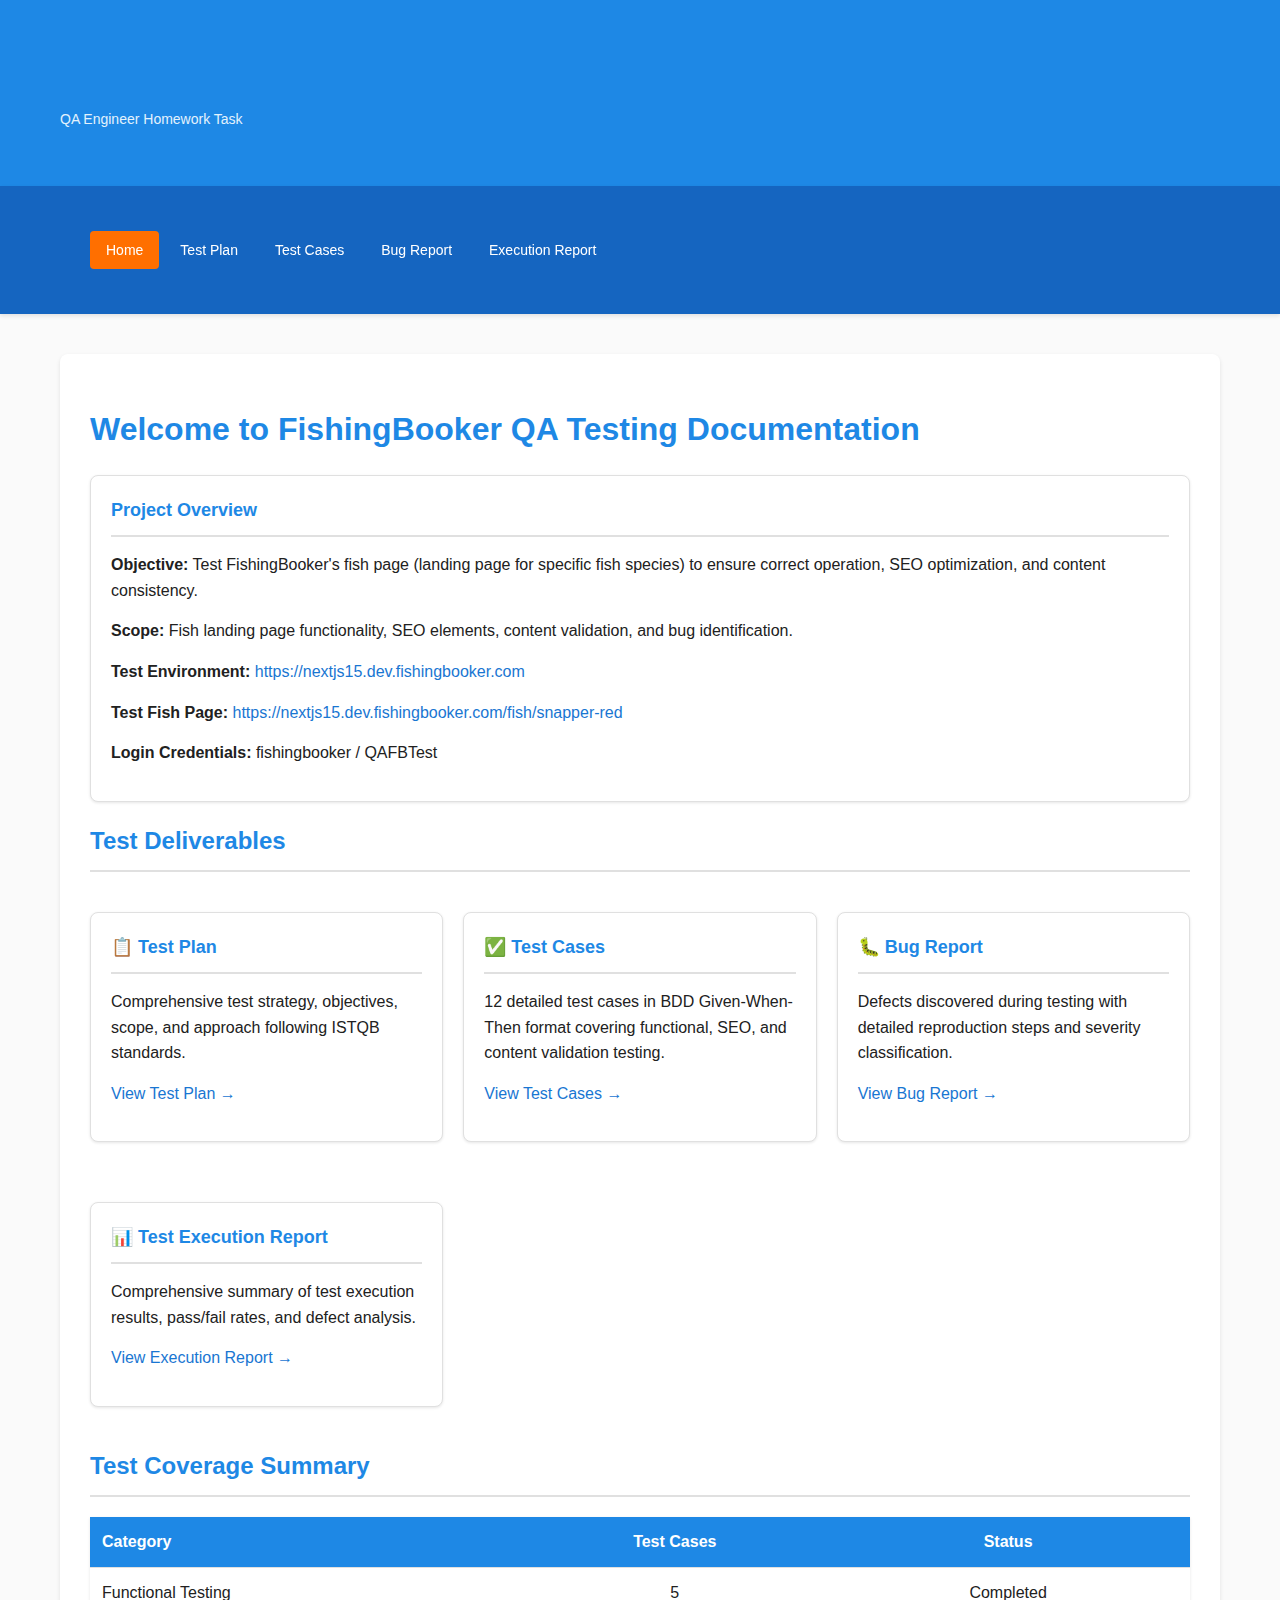
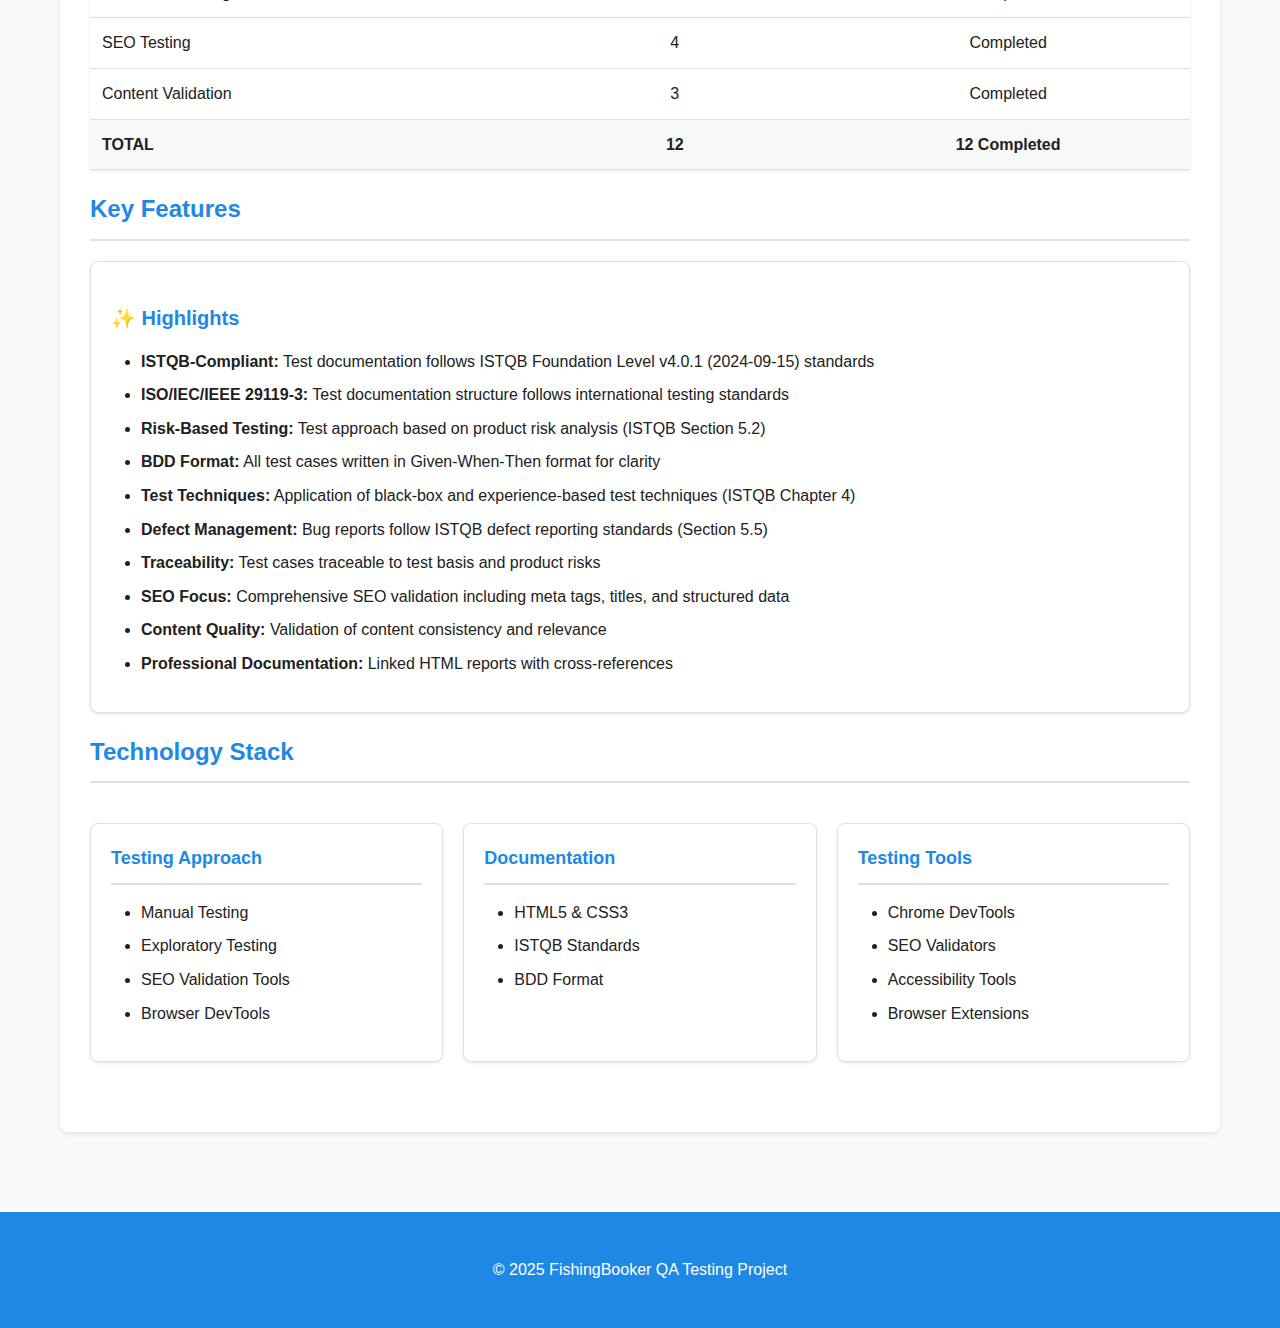
<file: docs/index.html>
<!DOCTYPE html>
<html lang="en">
<head>
    <meta charset="UTF-8">
    <meta name="viewport" content="width=device-width, initial-scale=1.0">
    <title>FishingBooker QA Homework - Test Documentation</title>
    <link rel="stylesheet" href="style.css">
</head>
<body>
    <header>
        <div class="container">
            <div>
                <h1>FishingBooker Website Testing</h1>
                <p class="subtitle">QA Engineer Homework Task</p>
            </div>
        </div>
    </header>

    <nav>
        <div class="container">
            <ul>
                <li><a href="index.html" class="active">Home</a></li>
                <li><a href="test-plan.html">Test Plan</a></li>
                <li><a href="test-cases.html">Test Cases</a></li>
                <li><a href="bug-report.html">Bug Report</a></li>
                <li><a href="test-execution-report.html">Execution Report</a></li>
            </ul>
        </div>
    </nav>

    <div class="container">
        <main>
            <h1>Welcome to FishingBooker QA Testing Documentation</h1>
            
            <div class="card">
                <div class="card-header">Project Overview</div>
                <p><strong>Objective:</strong> Test FishingBooker's fish page (landing page for specific fish species) to ensure correct operation, SEO optimization, and content consistency.</p>
                <p><strong>Scope:</strong> Fish landing page functionality, SEO elements, content validation, and bug identification.</p>
                <p><strong>Test Environment:</strong> <a href="https://nextjs15.dev.fishingbooker.com" target="_blank">https://nextjs15.dev.fishingbooker.com</a></p>
                <p><strong>Test Fish Page:</strong> <a href="https://nextjs15.dev.fishingbooker.com/fish/snapper-red" target="_blank">https://nextjs15.dev.fishingbooker.com/fish/snapper-red</a></p>
                <p><strong>Login Credentials:</strong> fishingbooker / QAFBTest</p>
            </div>

            <h2>Test Deliverables</h2>
            
            <div class="card-grid">
                <div class="card">
                    <div class="card-header">📋 Test Plan</div>
                    <p>Comprehensive test strategy, objectives, scope, and approach following ISTQB standards.</p>
                    <p><a href="test-plan.html">View Test Plan →</a></p>
                </div>

                <div class="card">
                    <div class="card-header">✅ Test Cases</div>
                    <p>12 detailed test cases in BDD Given-When-Then format covering functional, SEO, and content validation testing.</p>
                    <p><a href="test-cases.html">View Test Cases →</a></p>
                </div>

                <div class="card">
                    <div class="card-header">🐛 Bug Report</div>
                    <p>Defects discovered during testing with detailed reproduction steps and severity classification.</p>
                    <p><a href="bug-report.html">View Bug Report →</a></p>
                </div>

                <div class="card">
                    <div class="card-header">📊 Test Execution Report</div>
                    <p>Comprehensive summary of test execution results, pass/fail rates, and defect analysis.</p>
                    <p><a href="test-execution-report.html">View Execution Report →</a></p>
                </div>
            </div>

            <h2>Test Coverage Summary</h2>
            
            <table>
                <thead>
                    <tr>
                        <th>Category</th>
                        <th>Test Cases</th>
                        <th>Status</th>
                    </tr>
                </thead>
                <tbody>
                    <tr>
                        <td>Functional Testing</td>
                        <td>5</td>
                        <td>Completed</td>
                    </tr>
                    <tr>
                        <td>SEO Testing</td>
                        <td>4</td>
                        <td>Completed</td>
                    </tr>
                    <tr>
                        <td>Content Validation</td>
                        <td>3</td>
                        <td>Completed</td>
                    </tr>
                    <tr style="font-weight: 600; background-color: #F7F8F8;">
                        <td>TOTAL</td>
                        <td>12</td>
                        <td>12 Completed</td>
                    </tr>
                </tbody>
            </table>

            <h2>Key Features</h2>
            
            <div class="card">
                <h3>✨ Highlights</h3>
                <ul>
                    <li><strong>ISTQB-Compliant:</strong> Test documentation follows ISTQB Foundation Level v4.0.1 (2024-09-15) standards</li>
                    <li><strong>ISO/IEC/IEEE 29119-3:</strong> Test documentation structure follows international testing standards</li>
                    <li><strong>Risk-Based Testing:</strong> Test approach based on product risk analysis (ISTQB Section 5.2)</li>
                    <li><strong>BDD Format:</strong> All test cases written in Given-When-Then format for clarity</li>
                    <li><strong>Test Techniques:</strong> Application of black-box and experience-based test techniques (ISTQB Chapter 4)</li>
                    <li><strong>Defect Management:</strong> Bug reports follow ISTQB defect reporting standards (Section 5.5)</li>
                    <li><strong>Traceability:</strong> Test cases traceable to test basis and product risks</li>
                    <li><strong>SEO Focus:</strong> Comprehensive SEO validation including meta tags, titles, and structured data</li>
                    <li><strong>Content Quality:</strong> Validation of content consistency and relevance</li>
                    <li><strong>Professional Documentation:</strong> Linked HTML reports with cross-references</li>
                </ul>
            </div>

            <h2>Technology Stack</h2>
            
            <div class="card-grid">
                <div class="card">
                    <div class="card-header">Testing Approach</div>
                    <ul>
                        <li>Manual Testing</li>
                        <li>Exploratory Testing</li>
                        <li>SEO Validation Tools</li>
                        <li>Browser DevTools</li>
                    </ul>
                </div>

                <div class="card">
                    <div class="card-header">Documentation</div>
                    <ul>
                        <li>HTML5 & CSS3</li>
                        <li>ISTQB Standards</li>
                        <li>BDD Format</li>
                    </ul>
                </div>

                <div class="card">
                    <div class="card-header">Testing Tools</div>
                    <ul>
                        <li>Chrome DevTools</li>
                        <li>SEO Validators</li>
                        <li>Accessibility Tools</li>
                        <li>Browser Extensions</li>
                    </ul>
                </div>
            </div>
        </main>
    </div>

    <footer>
        <div class="container">
            <p>&copy; 2025 FishingBooker QA Testing Project</p>
        </div>
    </footer>
</body>
</html>
</file>
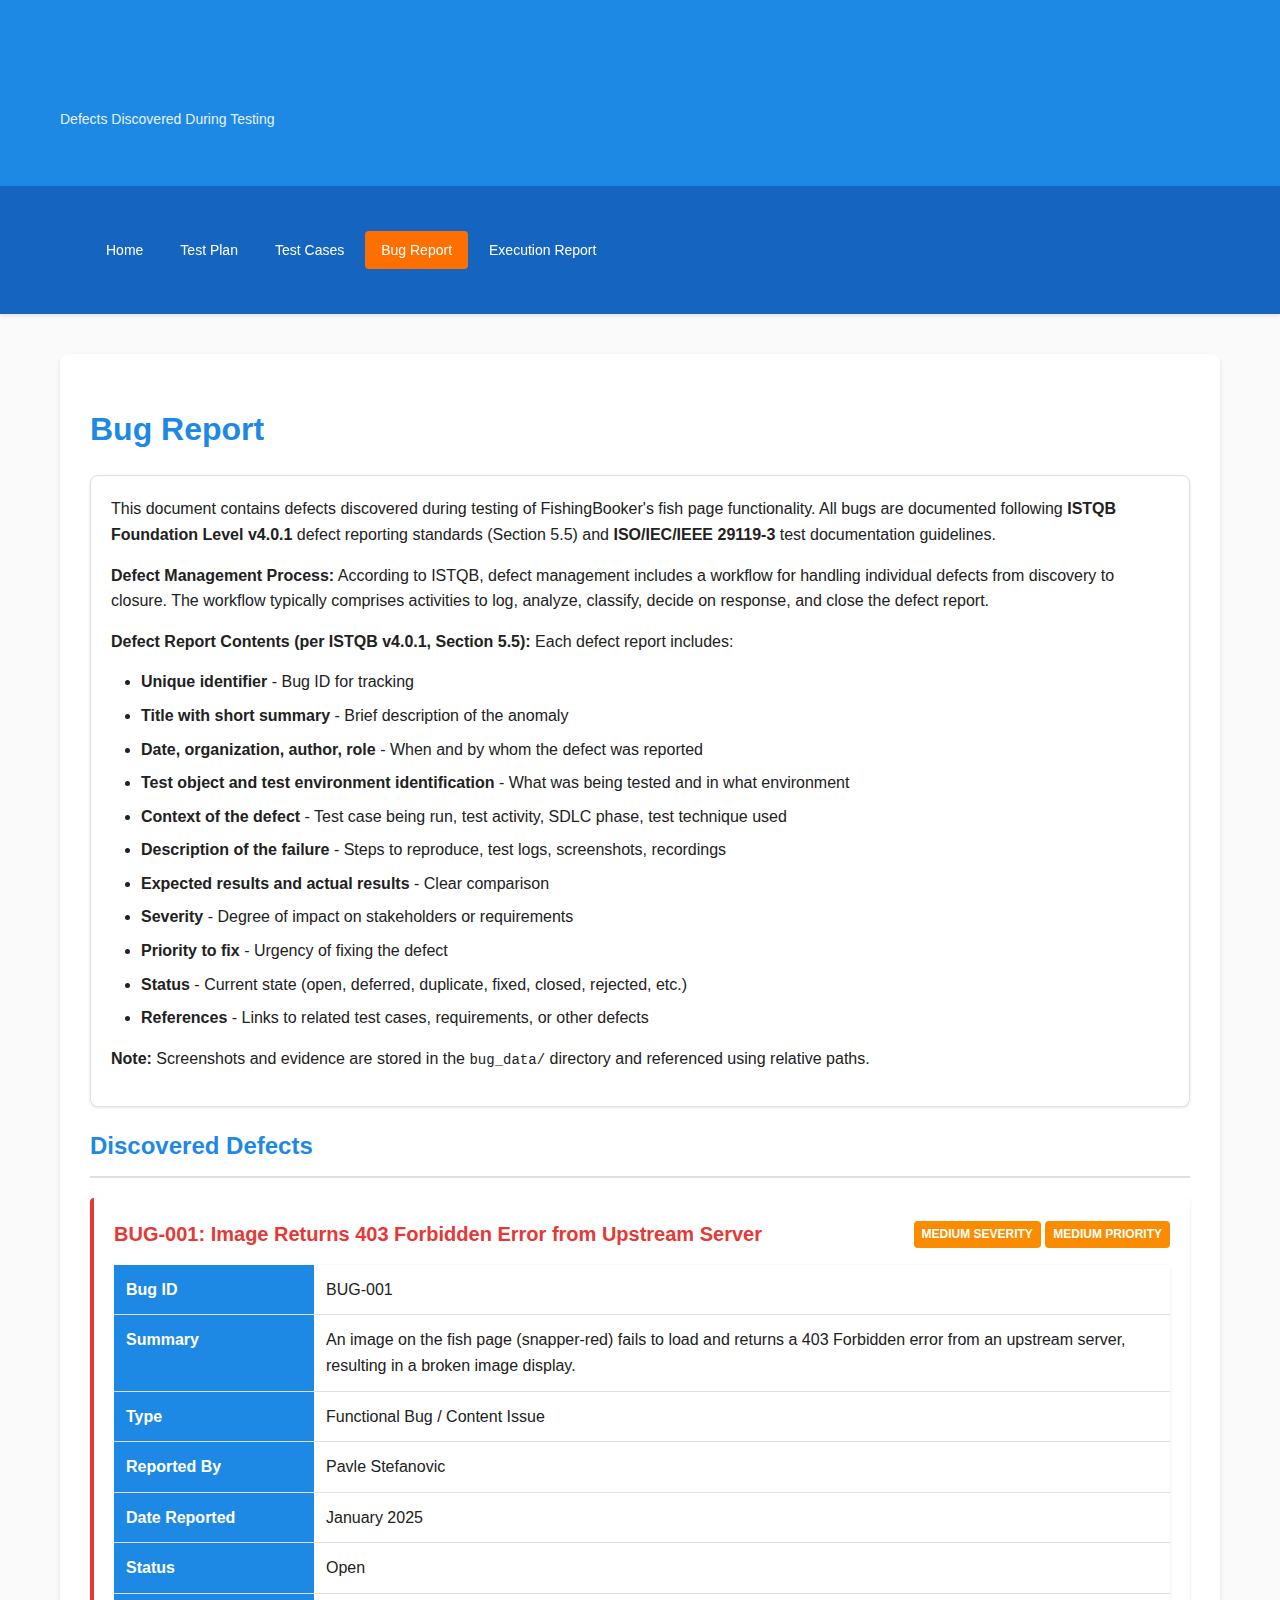
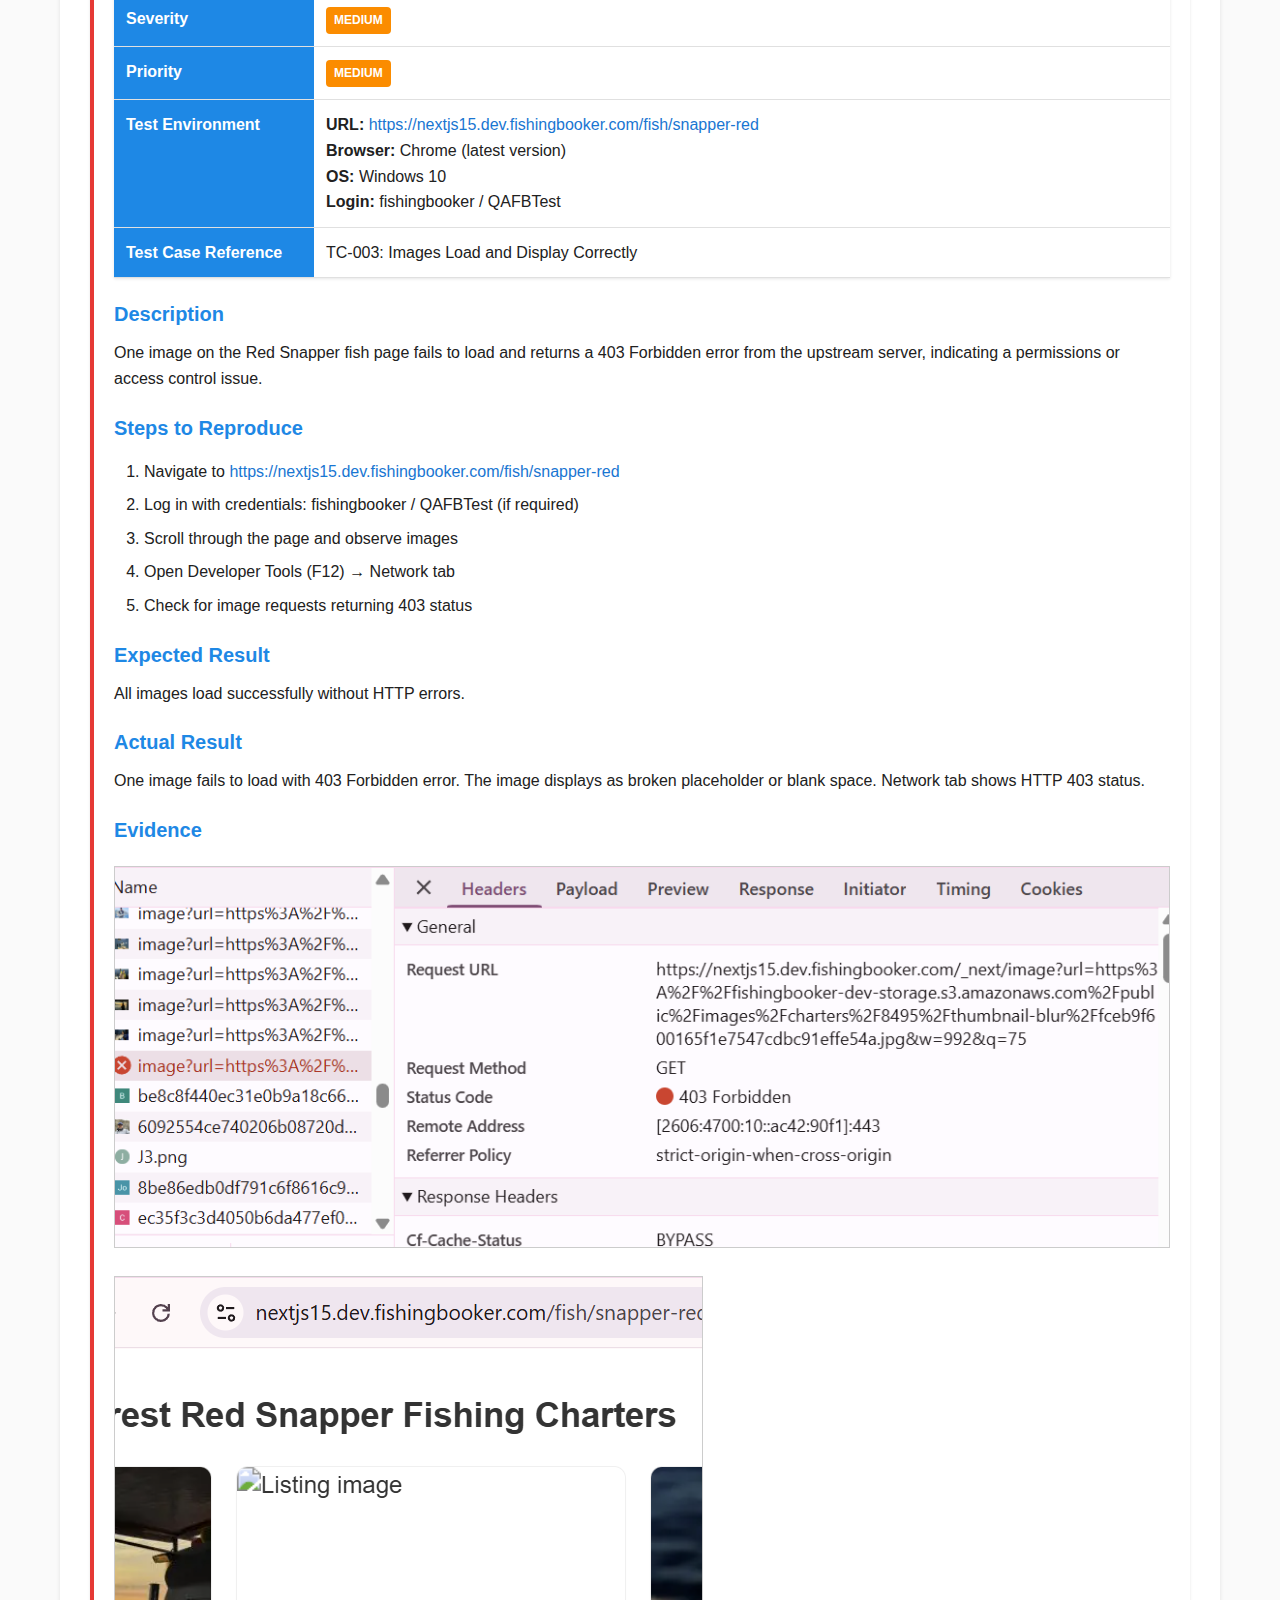
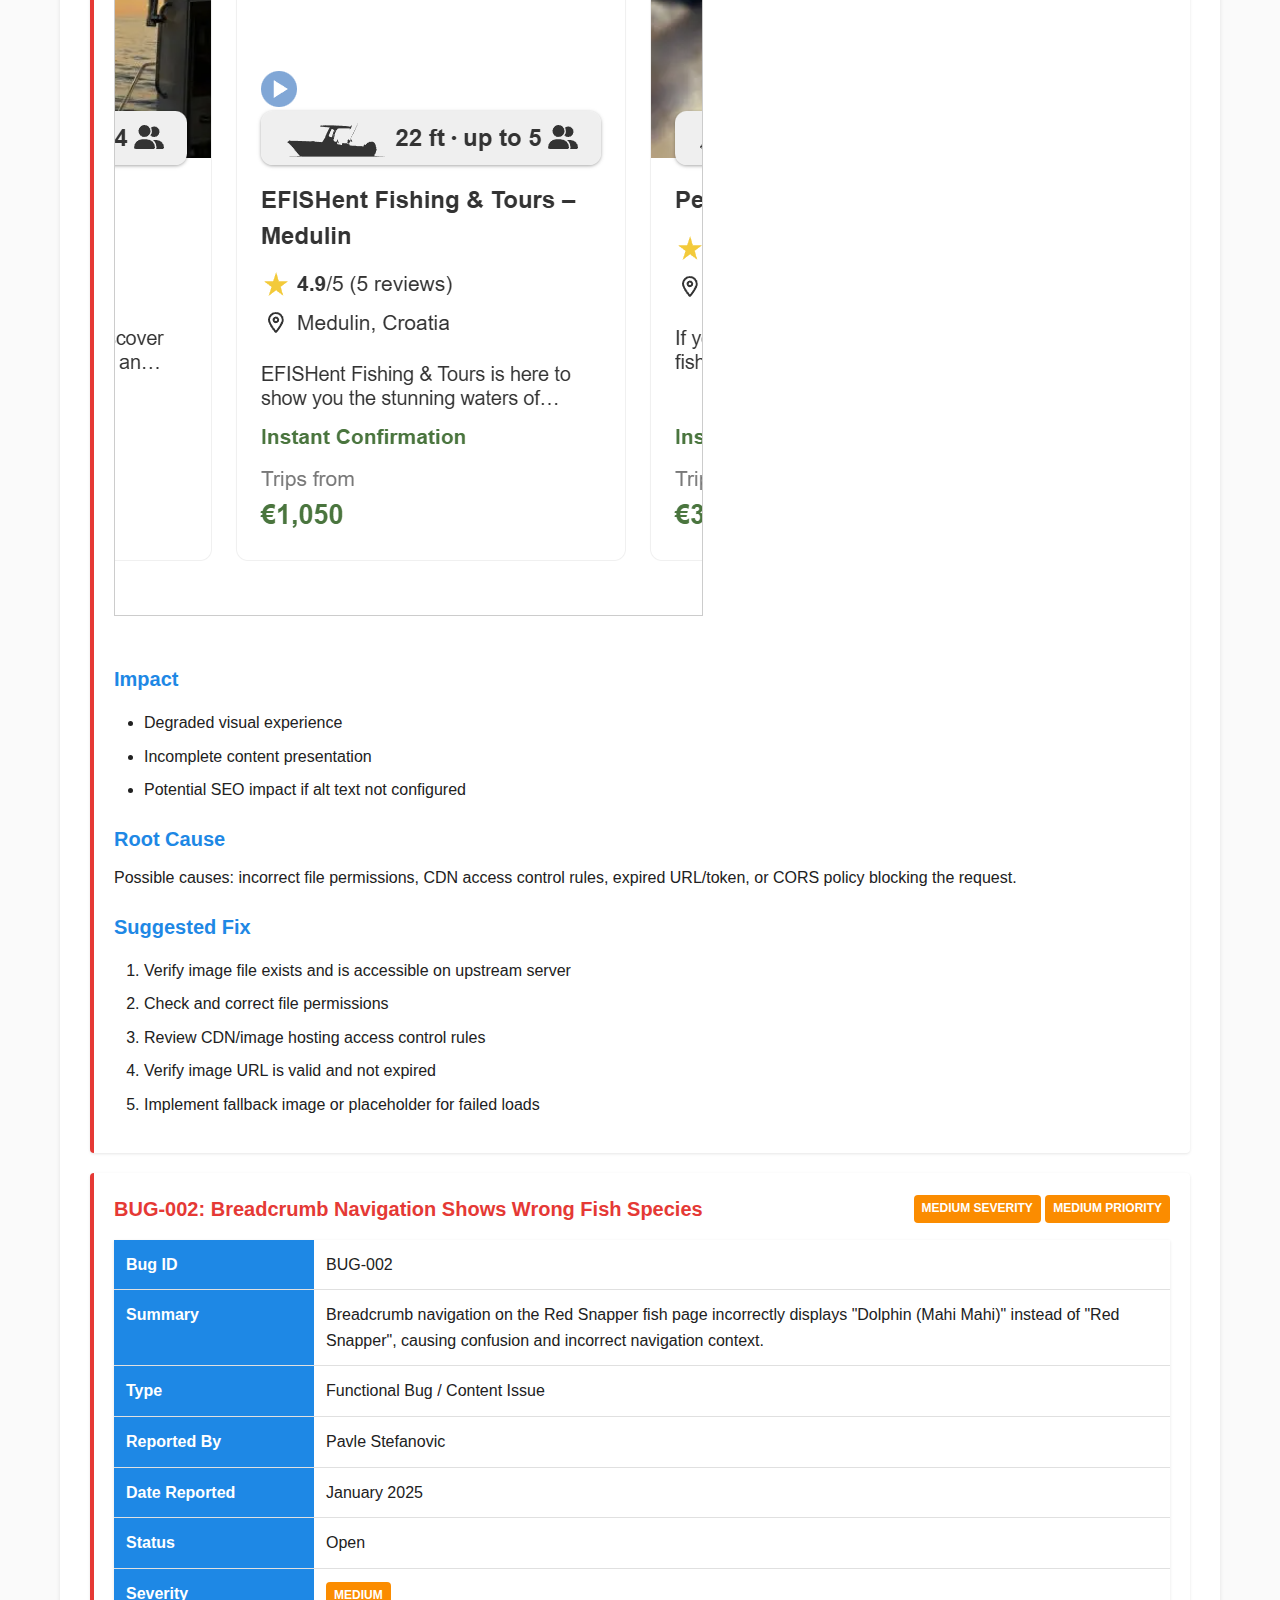
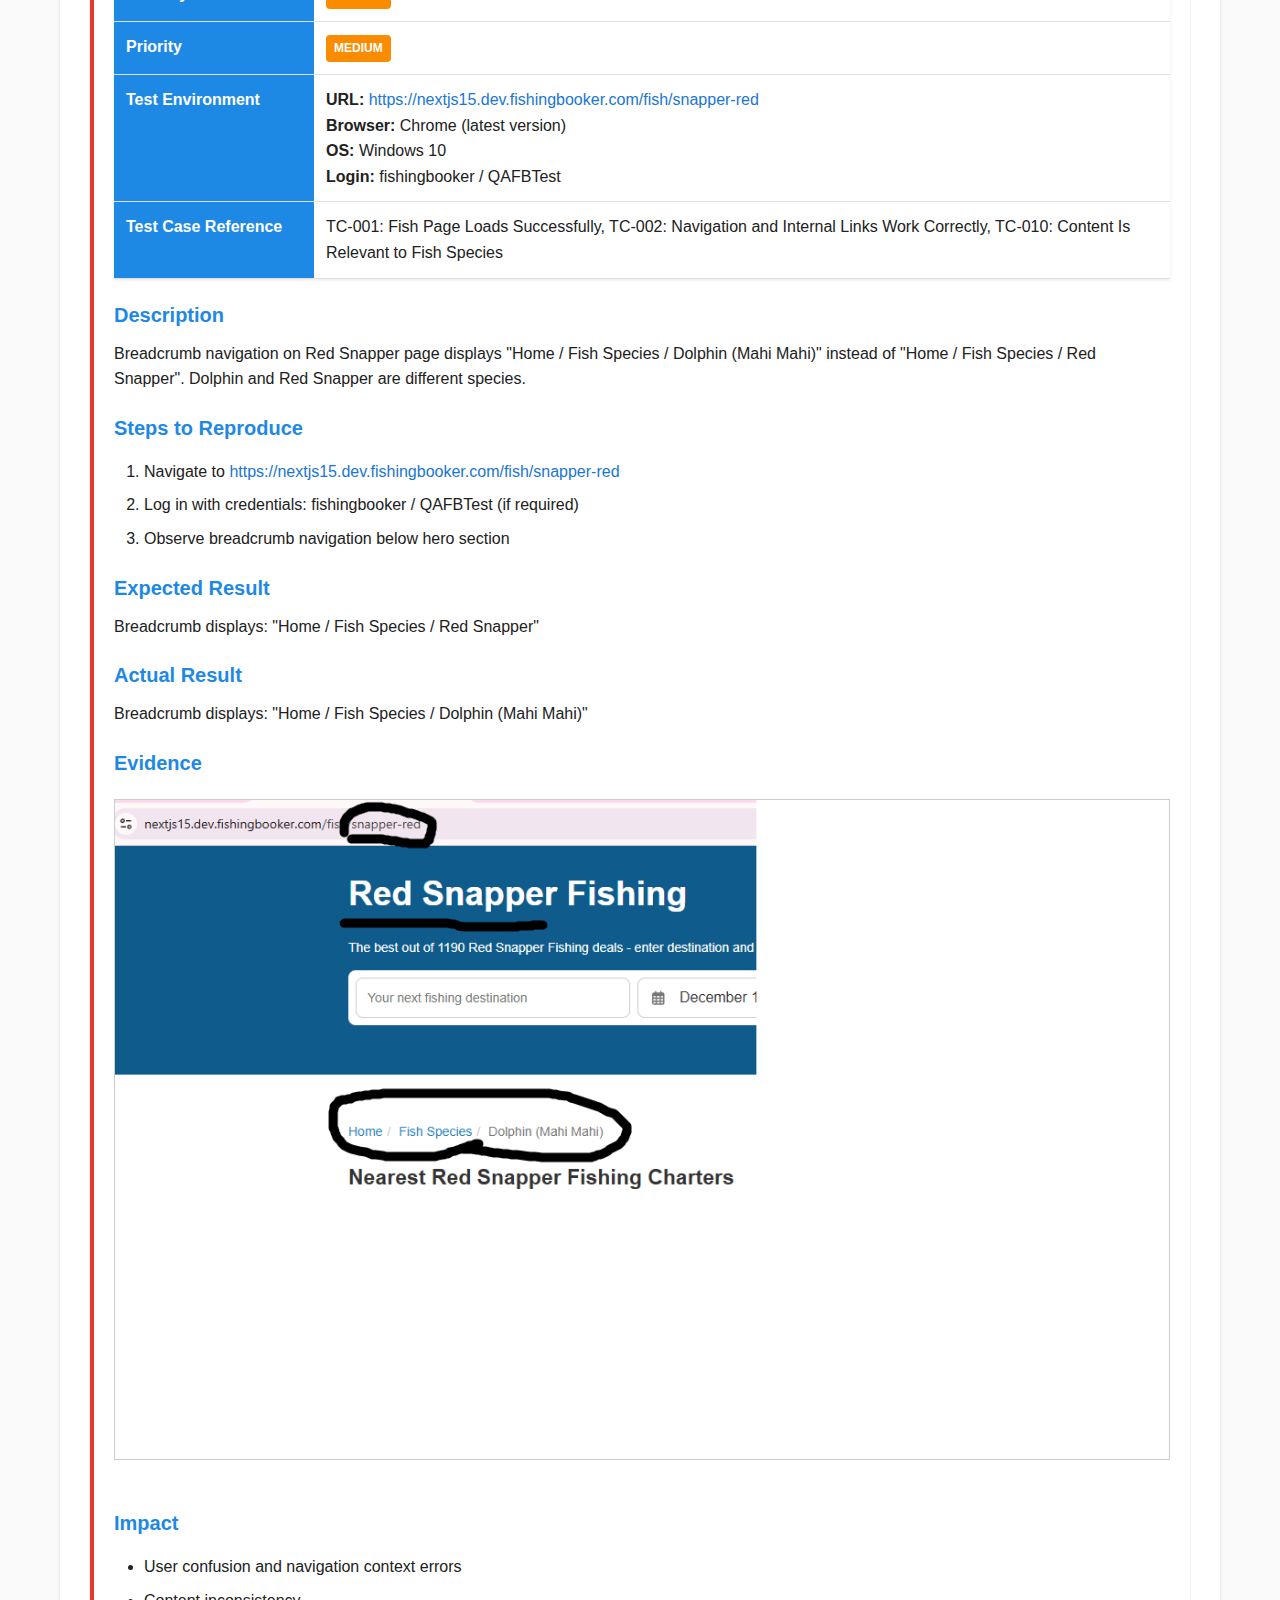
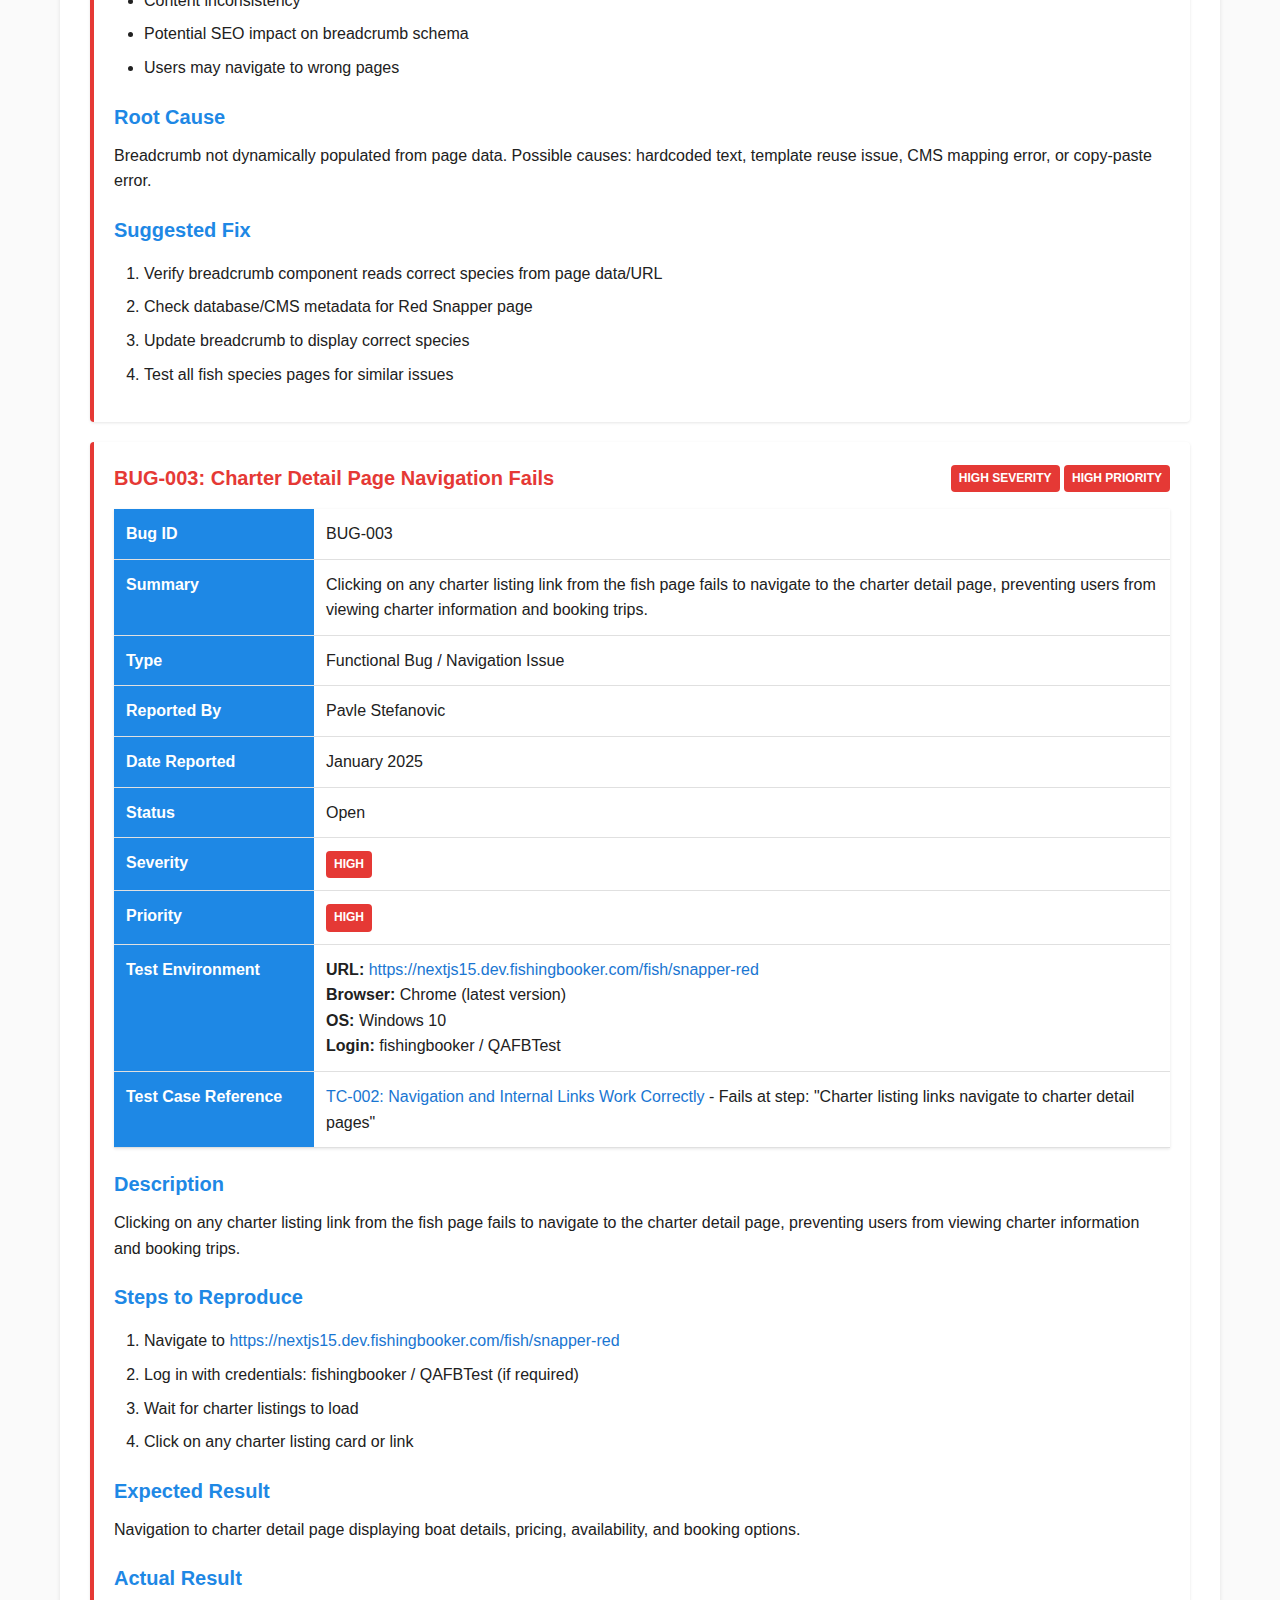
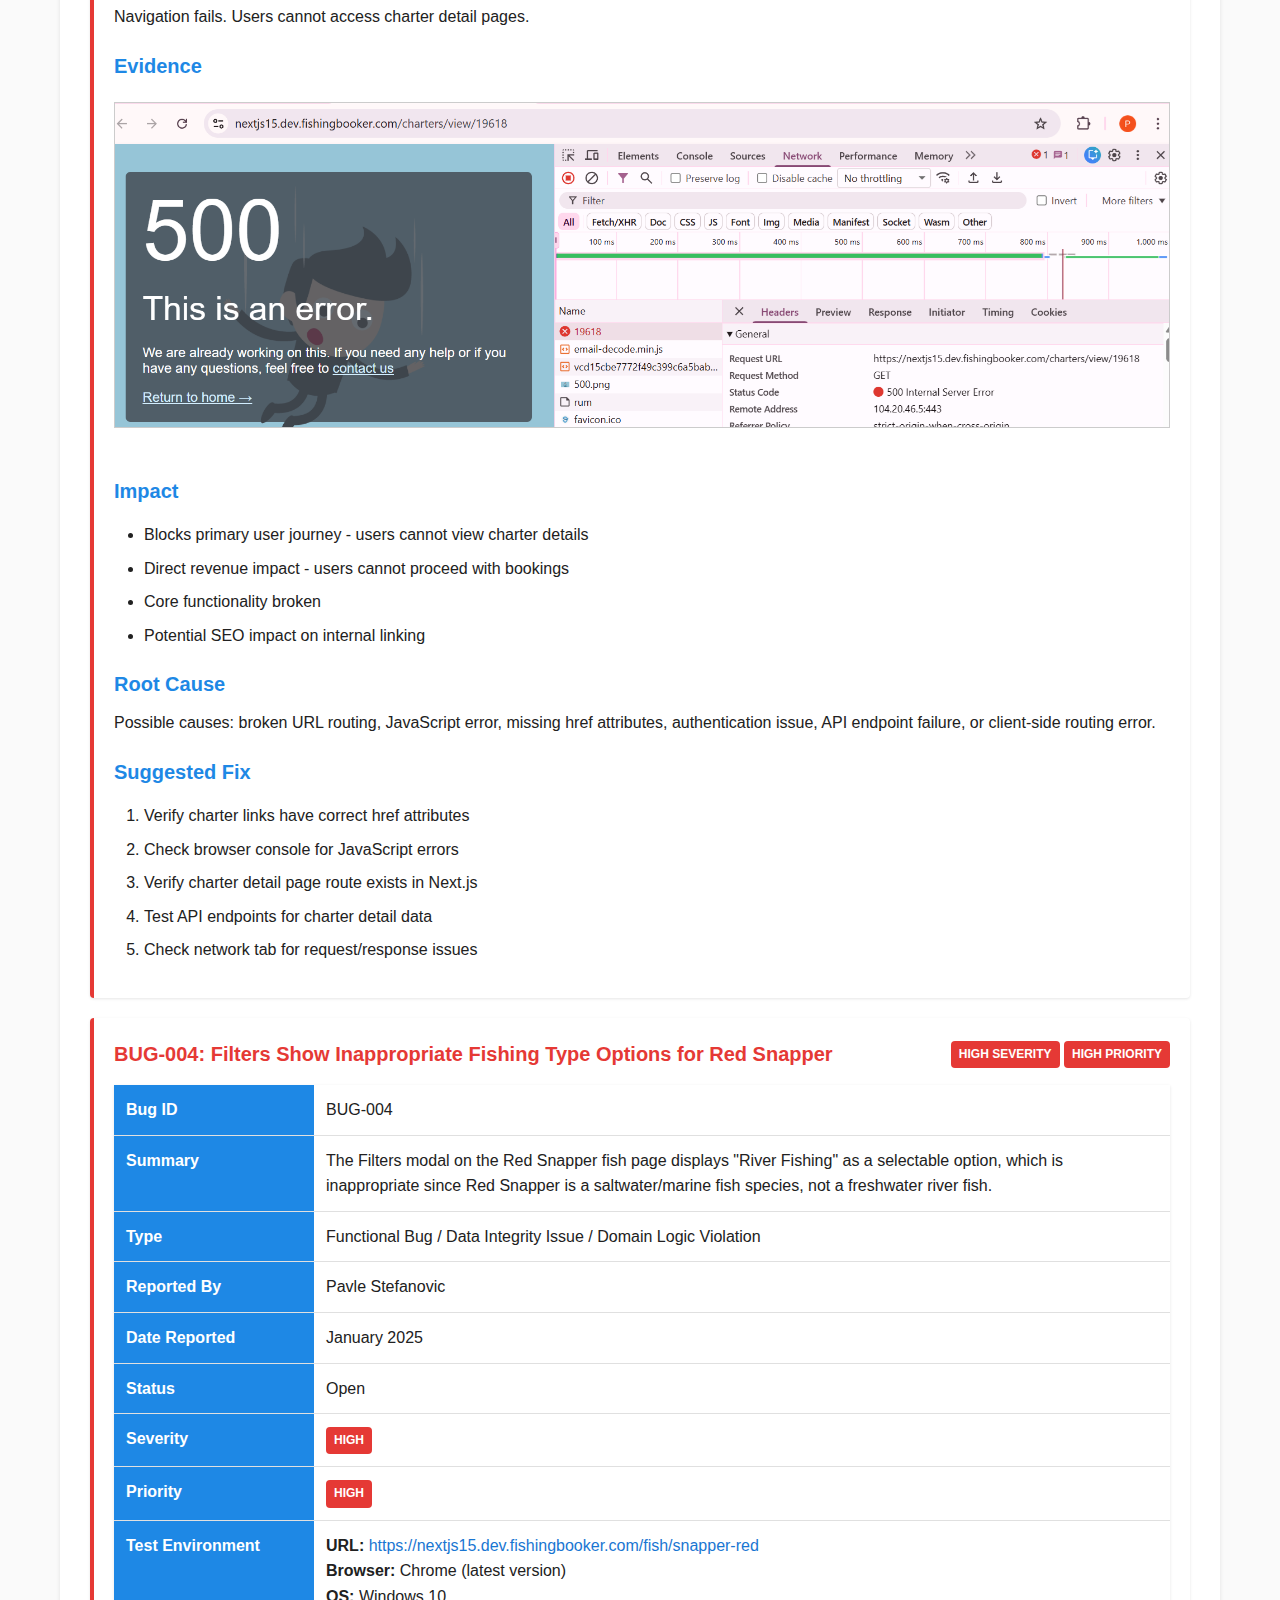
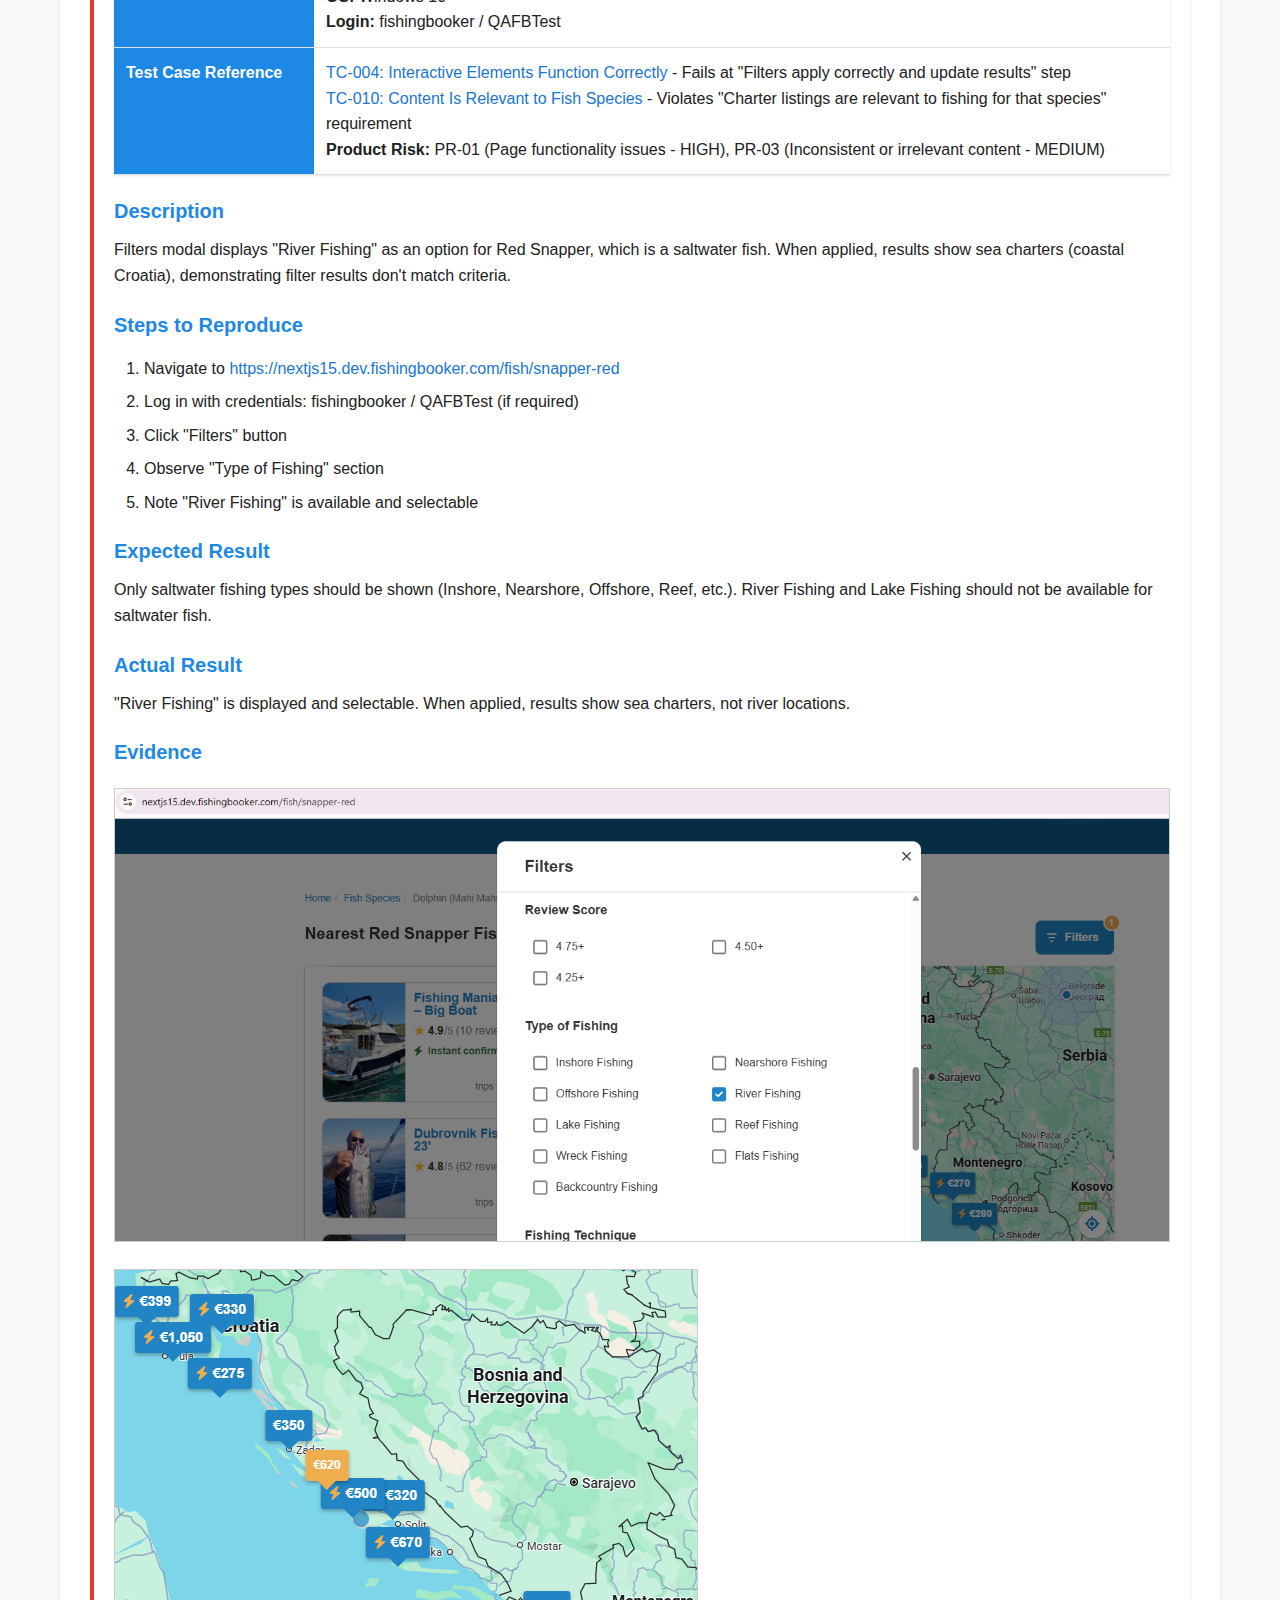
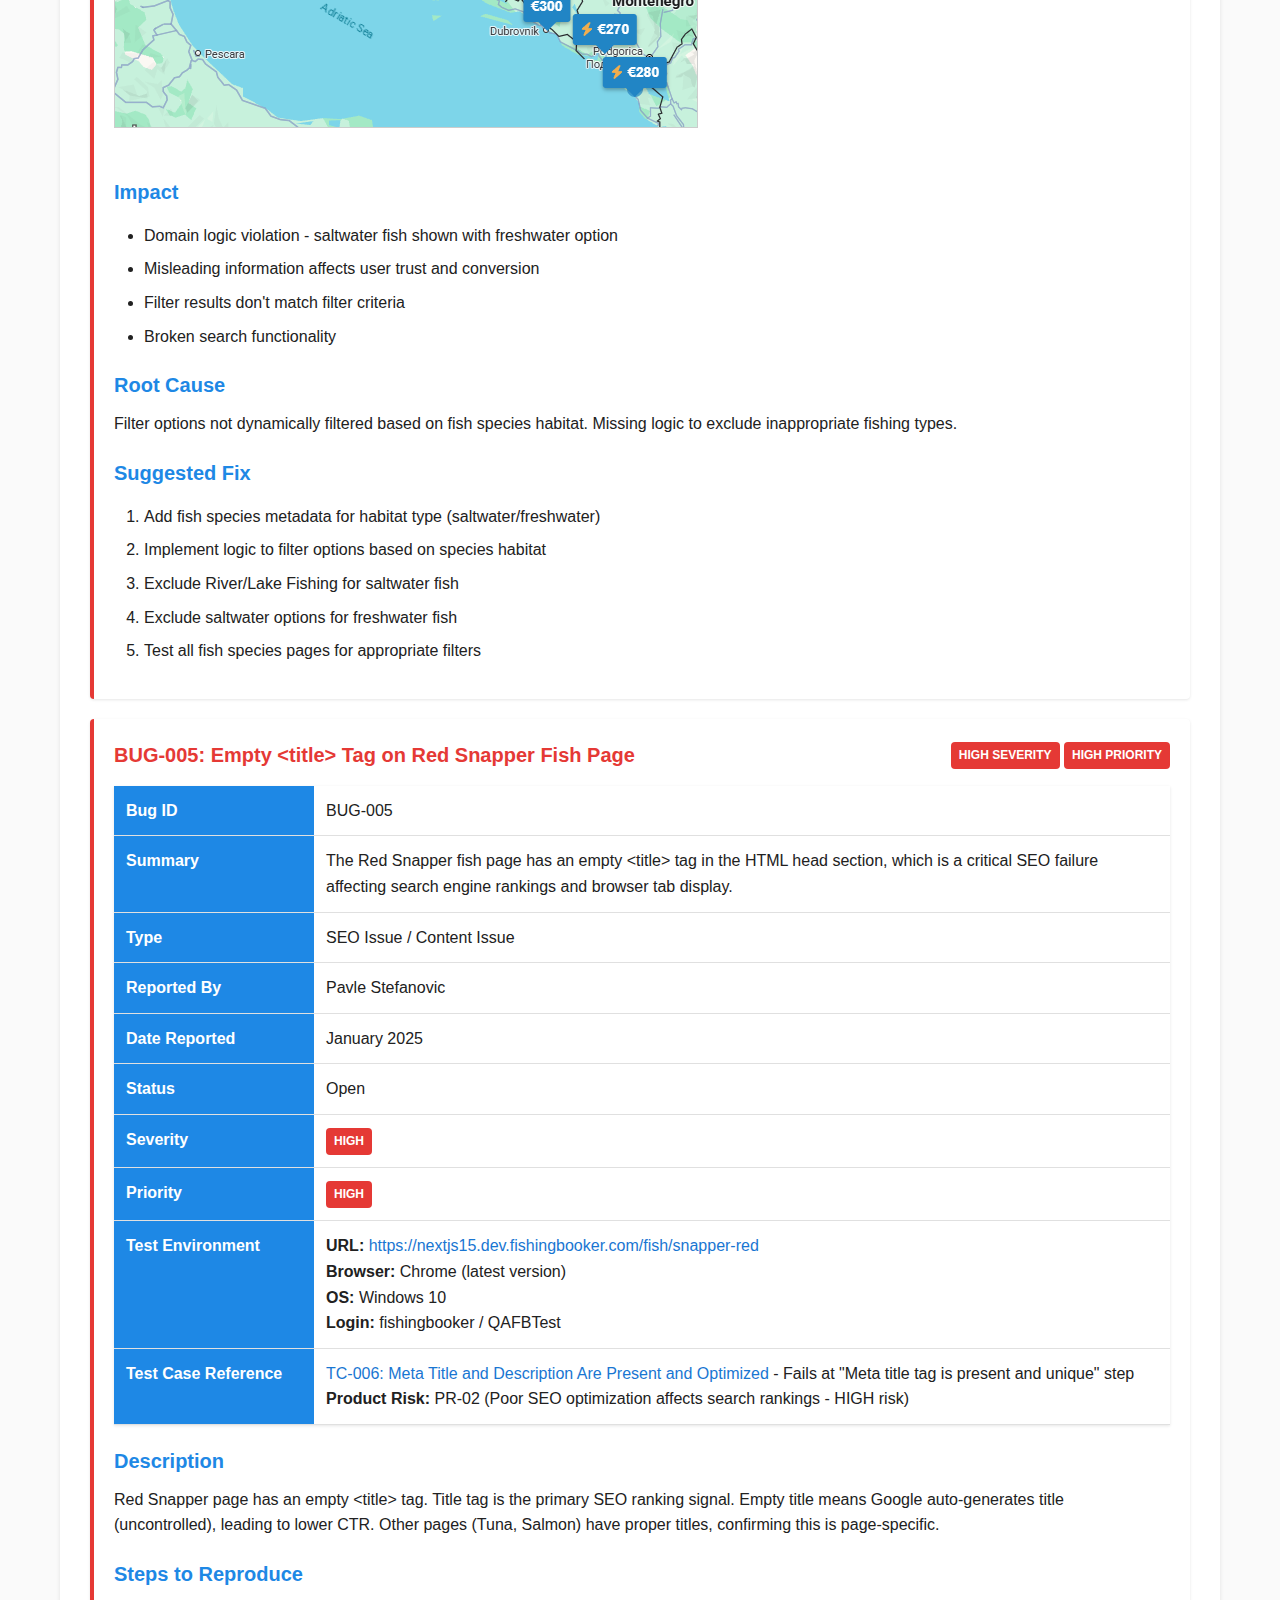
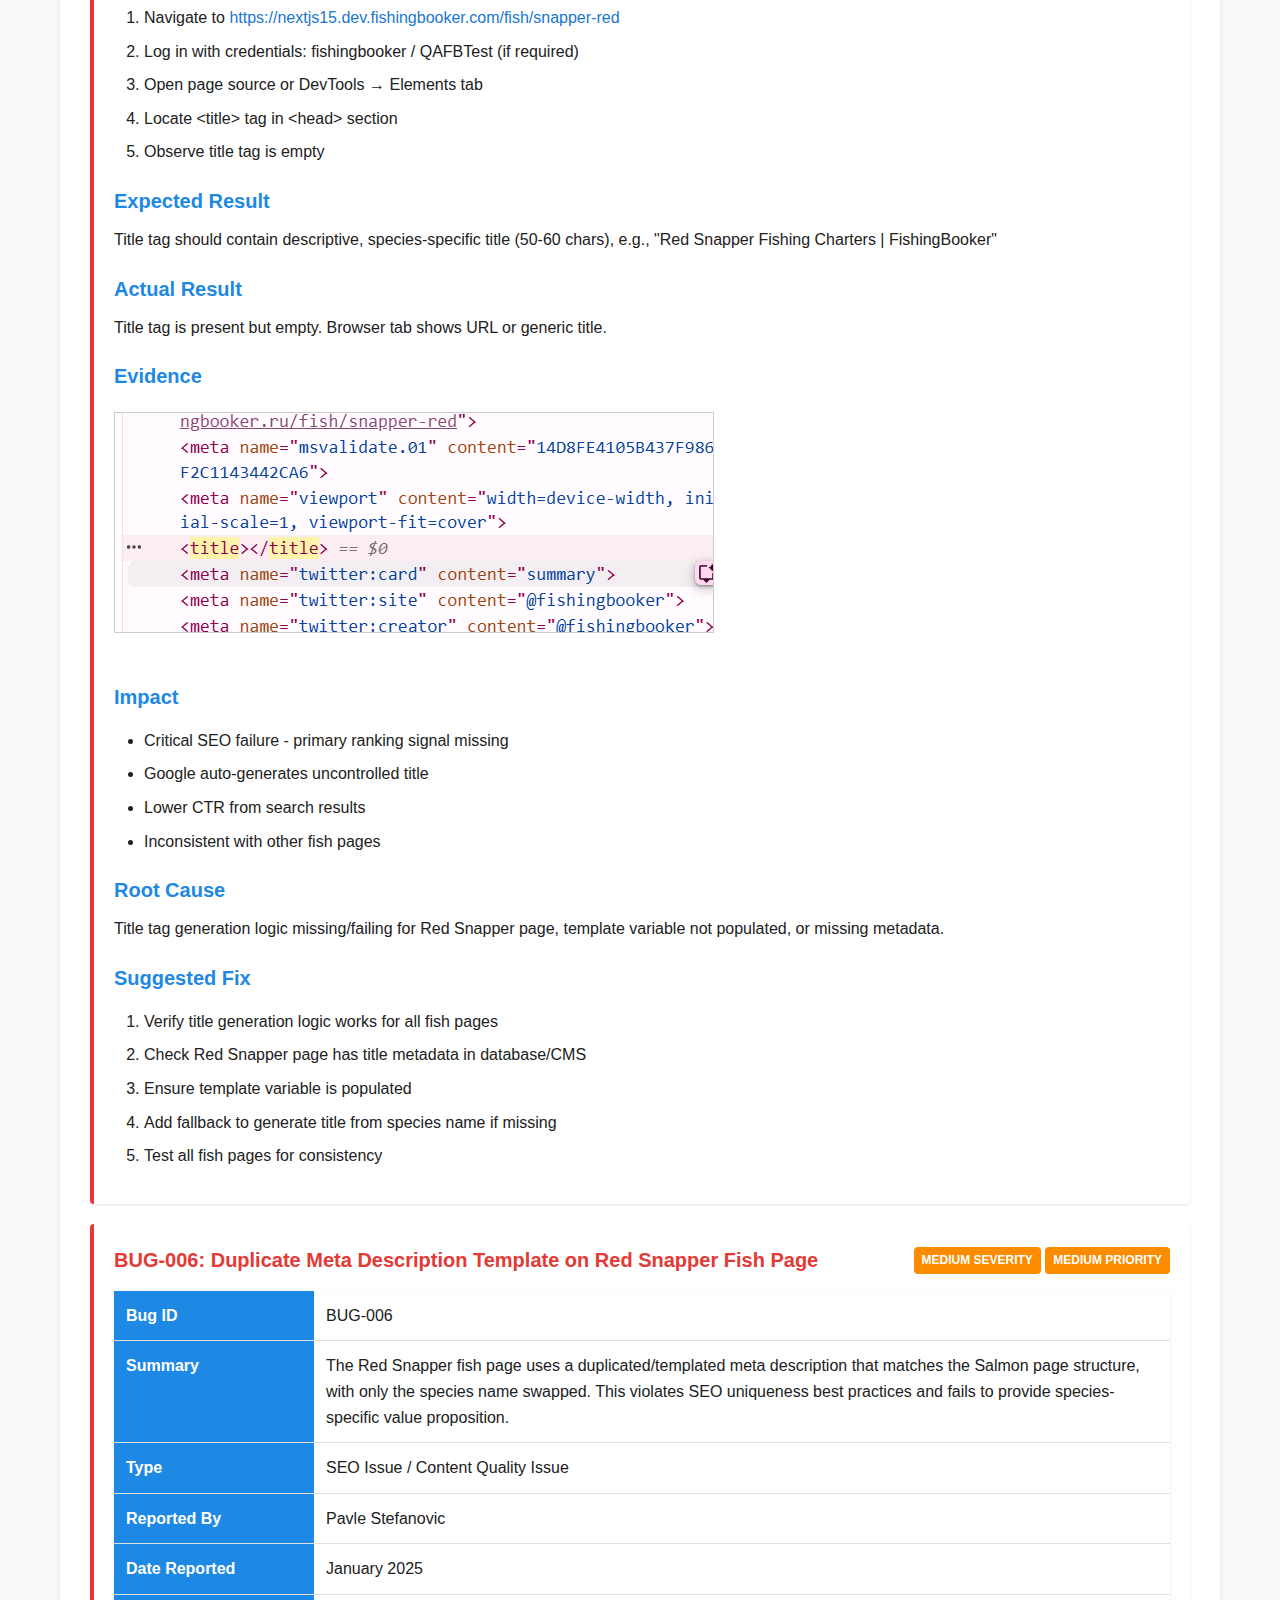
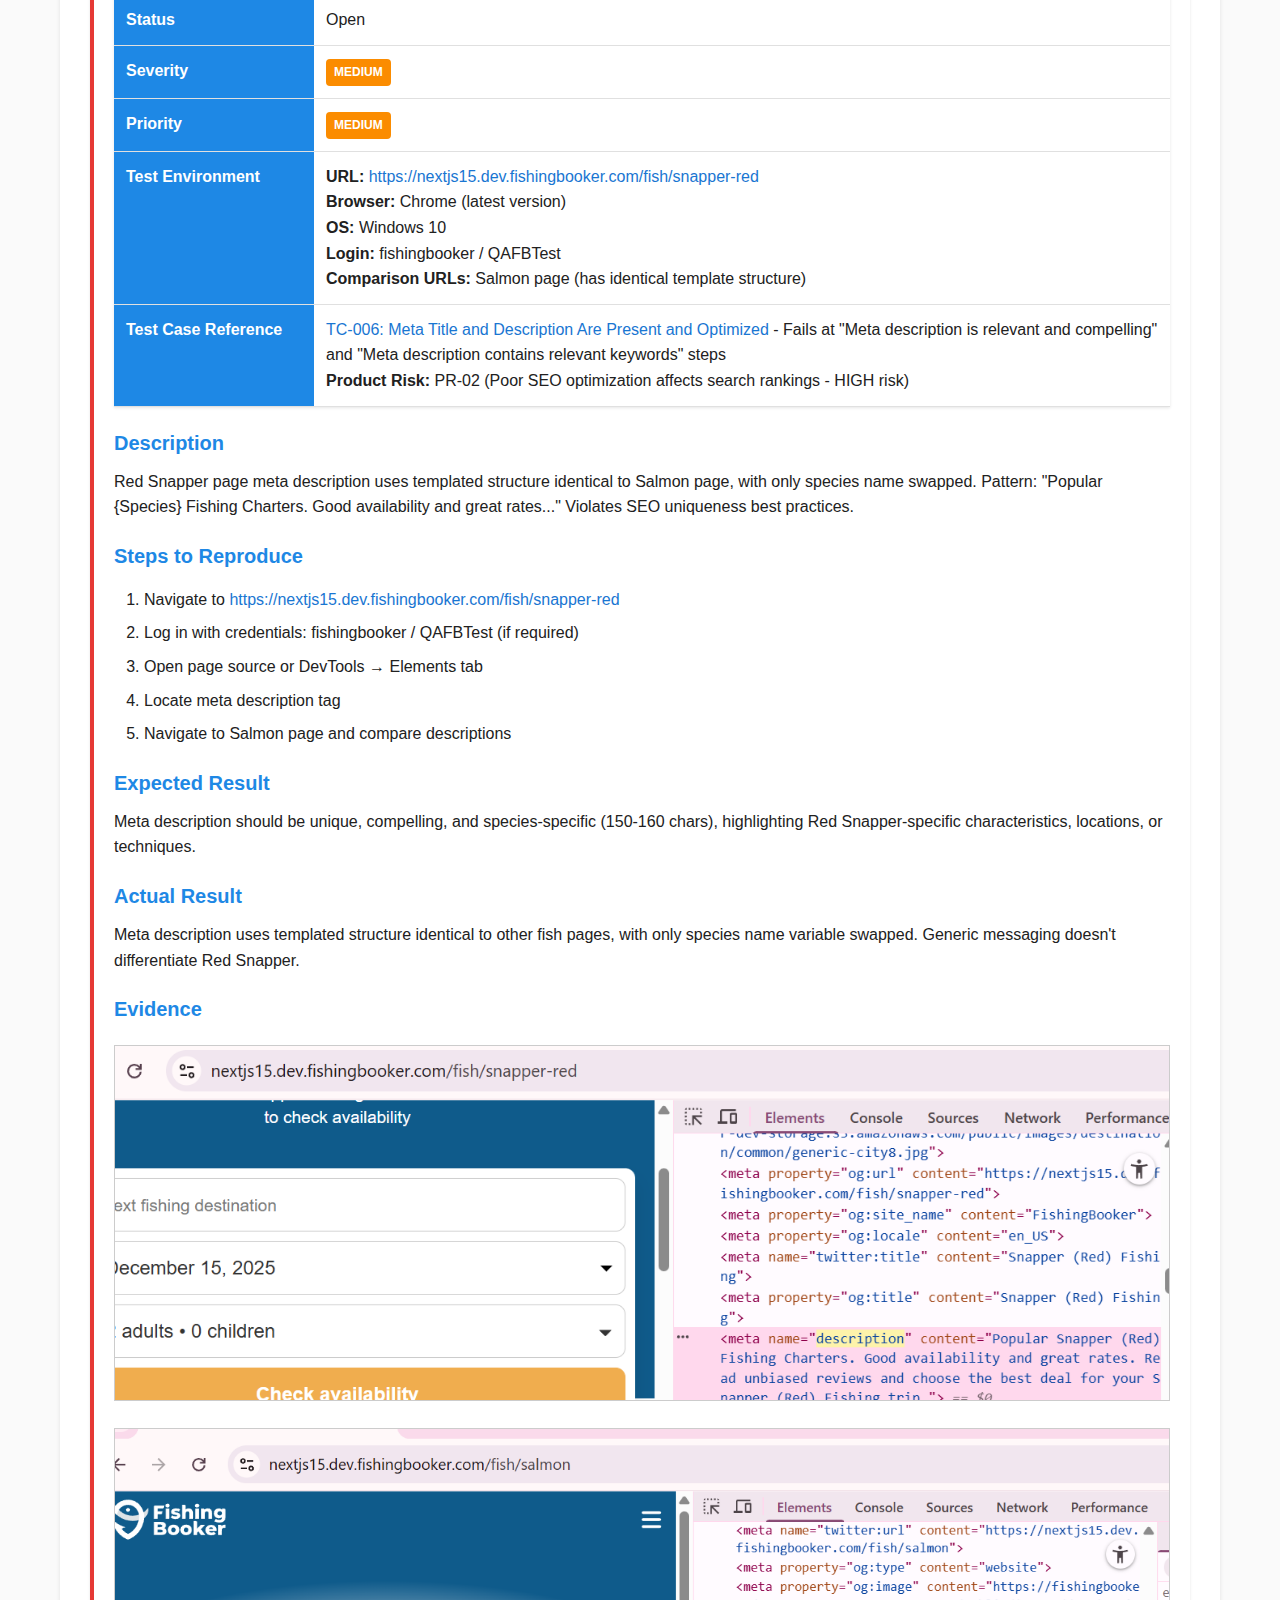
<file: docs/bug-report.html>
<!DOCTYPE html>
<html lang="en">
<head>
    <meta charset="UTF-8">
    <meta name="viewport" content="width=device-width, initial-scale=1.0">
    <title>Bug Report - FishingBooker QA Homework</title>
    <link rel="stylesheet" href="style.css">
</head>
<body>
    <header>
        <div class="container">
            <div>
                <h1>Bug Report - FishingBooker Fish Page Testing</h1>
                <p class="subtitle">Defects Discovered During Testing</p>
            </div>
        </div>
    </header>

    <nav>
        <div class="container">
            <ul>
                <li><a href="index.html">Home</a></li>
                <li><a href="test-plan.html">Test Plan</a></li>
                <li><a href="test-cases.html">Test Cases</a></li>
                <li><a href="bug-report.html" class="active">Bug Report</a></li>
                <li><a href="test-execution-report.html">Execution Report</a></li>
            </ul>
        </div>
    </nav>

    <div class="container">
        <main>
            <h1>Bug Report</h1>
            
            <div class="card">
                <p>This document contains defects discovered during testing of FishingBooker's fish page functionality. All bugs are documented following <strong>ISTQB Foundation Level v4.0.1</strong> defect reporting standards (Section 5.5) and <strong>ISO/IEC/IEEE 29119-3</strong> test documentation guidelines.</p>
                
                <p><strong>Defect Management Process:</strong> According to ISTQB, defect management includes a workflow for handling individual defects from discovery to closure. The workflow typically comprises activities to log, analyze, classify, decide on response, and close the defect report.</p>
                
                <p><strong>Defect Report Contents (per ISTQB v4.0.1, Section 5.5):</strong> Each defect report includes:</p>
                <ul>
                    <li><strong>Unique identifier</strong> - Bug ID for tracking</li>
                    <li><strong>Title with short summary</strong> - Brief description of the anomaly</li>
                    <li><strong>Date, organization, author, role</strong> - When and by whom the defect was reported</li>
                    <li><strong>Test object and test environment identification</strong> - What was being tested and in what environment</li>
                    <li><strong>Context of the defect</strong> - Test case being run, test activity, SDLC phase, test technique used</li>
                    <li><strong>Description of the failure</strong> - Steps to reproduce, test logs, screenshots, recordings</li>
                    <li><strong>Expected results and actual results</strong> - Clear comparison</li>
                    <li><strong>Severity</strong> - Degree of impact on stakeholders or requirements</li>
                    <li><strong>Priority to fix</strong> - Urgency of fixing the defect</li>
                    <li><strong>Status</strong> - Current state (open, deferred, duplicate, fixed, closed, rejected, etc.)</li>
                    <li><strong>References</strong> - Links to related test cases, requirements, or other defects</li>
                </ul>
                <p><strong>Note:</strong> Screenshots and evidence are stored in the <code>bug_data/</code> directory and referenced using relative paths.</p>
            </div>

            <h2>Discovered Defects</h2>

            <!-- BUG-001: Image 403 Forbidden Error -->
            <div class="bug" id="BUG-001">
                <div class="bug-header">
                    <span class="bug-id">BUG-001: Image Returns 403 Forbidden Error from Upstream Server</span>
                    <div>
                        <span class="badge badge-medium">Medium Severity</span>
                        <span class="badge badge-medium">Medium Priority</span>
                    </div>
                </div>

                <table style="margin-top: 15px;">
                    <tr>
                        <th style="width: 200px;">Bug ID</th>
                        <td>BUG-001</td>
                    </tr>
                    <tr>
                        <th>Summary</th>
                        <td>An image on the fish page (snapper-red) fails to load and returns a 403 Forbidden error from an upstream server, resulting in a broken image display.</td>
                    </tr>
                    <tr>
                        <th>Type</th>
                        <td>Functional Bug / Content Issue</td>
                    </tr>
                    <tr>
                        <th>Reported By</th>
                        <td>Pavle Stefanovic</td>
                    </tr>
                    <tr>
                        <th>Date Reported</th>
                        <td>January 2025</td>
                    </tr>
                    <tr>
                        <th>Status</th>
                        <td>Open</td>
                    </tr>
                    <tr>
                        <th>Severity</th>
                        <td><span class="badge badge-medium">Medium</span></td>
                    </tr>
                    <tr>
                        <th>Priority</th>
                        <td><span class="badge badge-medium">Medium</span></td>
                    </tr>
                    <tr>
                        <th>Test Environment</th>
                        <td>
                            <strong>URL:</strong> <a href="https://nextjs15.dev.fishingbooker.com/fish/snapper-red" target="_blank">https://nextjs15.dev.fishingbooker.com/fish/snapper-red</a><br>
                            <strong>Browser:</strong> Chrome (latest version)<br>
                            <strong>OS:</strong> Windows 10<br>
                            <strong>Login:</strong> fishingbooker / QAFBTest
                        </td>
                    </tr>
                    <tr>
                        <th>Test Case Reference</th>
                        <td>TC-003: Images Load and Display Correctly</td>
                    </tr>
                </table>

                <h3>Description</h3>
                <p>One image on the Red Snapper fish page fails to load and returns a 403 Forbidden error from the upstream server, indicating a permissions or access control issue.</p>

                <h3>Steps to Reproduce</h3>
                <ol>
                    <li>Navigate to <a href="https://nextjs15.dev.fishingbooker.com/fish/snapper-red" target="_blank">https://nextjs15.dev.fishingbooker.com/fish/snapper-red</a></li>
                    <li>Log in with credentials: fishingbooker / QAFBTest (if required)</li>
                    <li>Scroll through the page and observe images</li>
                    <li>Open Developer Tools (F12) → Network tab</li>
                    <li>Check for image requests returning 403 status</li>
                </ol>

                <h3>Expected Result</h3>
                <p>All images load successfully without HTTP errors.</p>

                <h3>Actual Result</h3>
                <p>One image fails to load with 403 Forbidden error. The image displays as broken placeholder or blank space. Network tab shows HTTP 403 status.</p>

                <h3>Evidence</h3>
                <div style="margin: 20px 0;">
                    <img src="bug_data/bug1_screenshot1.png" alt="Broken image on fish page" style="max-width: 100%; height: auto; border: 1px solid #ccc; margin-bottom: 20px;">
                    <img src="bug_data/bug1_screenshot2.png" alt="403 error in Network tab" style="max-width: 100%; height: auto; border: 1px solid #ccc; margin-bottom: 20px;">
                </div>

                <h3>Impact</h3>
                <ul>
                    <li>Degraded visual experience</li>
                    <li>Incomplete content presentation</li>
                    <li>Potential SEO impact if alt text not configured</li>
                </ul>

                <h3>Root Cause</h3>
                <p>Possible causes: incorrect file permissions, CDN access control rules, expired URL/token, or CORS policy blocking the request.</p>

                <h3>Suggested Fix</h3>
                <ol>
                    <li>Verify image file exists and is accessible on upstream server</li>
                    <li>Check and correct file permissions</li>
                    <li>Review CDN/image hosting access control rules</li>
                    <li>Verify image URL is valid and not expired</li>
                    <li>Implement fallback image or placeholder for failed loads</li>
                </ol>
            </div>

            <!-- BUG-002: Incorrect Breadcrumb Navigation -->
            <div class="bug" id="BUG-002">
                <div class="bug-header">
                    <span class="bug-id">BUG-002: Breadcrumb Navigation Shows Wrong Fish Species</span>
                    <div>
                        <span class="badge badge-medium">Medium Severity</span>
                        <span class="badge badge-medium">Medium Priority</span>
                    </div>
                </div>

                <table style="margin-top: 15px;">
                    <tr>
                        <th style="width: 200px;">Bug ID</th>
                        <td>BUG-002</td>
                    </tr>
                    <tr>
                        <th>Summary</th>
                        <td>Breadcrumb navigation on the Red Snapper fish page incorrectly displays "Dolphin (Mahi Mahi)" instead of "Red Snapper", causing confusion and incorrect navigation context.</td>
                    </tr>
                    <tr>
                        <th>Type</th>
                        <td>Functional Bug / Content Issue</td>
                    </tr>
                    <tr>
                        <th>Reported By</th>
                        <td>Pavle Stefanovic</td>
                    </tr>
                    <tr>
                        <th>Date Reported</th>
                        <td>January 2025</td>
                    </tr>
                    <tr>
                        <th>Status</th>
                        <td>Open</td>
                    </tr>
                    <tr>
                        <th>Severity</th>
                        <td><span class="badge badge-medium">Medium</span></td>
                    </tr>
                    <tr>
                        <th>Priority</th>
                        <td><span class="badge badge-medium">Medium</span></td>
                    </tr>
                    <tr>
                        <th>Test Environment</th>
                        <td>
                            <strong>URL:</strong> <a href="https://nextjs15.dev.fishingbooker.com/fish/snapper-red" target="_blank">https://nextjs15.dev.fishingbooker.com/fish/snapper-red</a><br>
                            <strong>Browser:</strong> Chrome (latest version)<br>
                            <strong>OS:</strong> Windows 10<br>
                            <strong>Login:</strong> fishingbooker / QAFBTest
                        </td>
                    </tr>
                    <tr>
                        <th>Test Case Reference</th>
                        <td>TC-001: Fish Page Loads Successfully, TC-002: Navigation and Internal Links Work Correctly, TC-010: Content Is Relevant to Fish Species</td>
                    </tr>
                </table>

                <h3>Description</h3>
                <p>Breadcrumb navigation on Red Snapper page displays "Home / Fish Species / Dolphin (Mahi Mahi)" instead of "Home / Fish Species / Red Snapper". Dolphin and Red Snapper are different species.</p>

                <h3>Steps to Reproduce</h3>
                <ol>
                    <li>Navigate to <a href="https://nextjs15.dev.fishingbooker.com/fish/snapper-red" target="_blank">https://nextjs15.dev.fishingbooker.com/fish/snapper-red</a></li>
                    <li>Log in with credentials: fishingbooker / QAFBTest (if required)</li>
                    <li>Observe breadcrumb navigation below hero section</li>
                </ol>

                <h3>Expected Result</h3>
                <p>Breadcrumb displays: "Home / Fish Species / Red Snapper"</p>

                <h3>Actual Result</h3>
                <p>Breadcrumb displays: "Home / Fish Species / Dolphin (Mahi Mahi)"</p>

                <h3>Evidence</h3>
                <div style="margin: 20px 0;">
                    <img src="bug_data/bug2_screenshot1.png" alt="Incorrect breadcrumb showing Dolphin" style="max-width: 100%; height: auto; border: 1px solid #ccc; margin-bottom: 20px;">
                </div>

                <h3>Impact</h3>
                <ul>
                    <li>User confusion and navigation context errors</li>
                    <li>Content inconsistency</li>
                    <li>Potential SEO impact on breadcrumb schema</li>
                    <li>Users may navigate to wrong pages</li>
                </ul>

                <h3>Root Cause</h3>
                <p>Breadcrumb not dynamically populated from page data. Possible causes: hardcoded text, template reuse issue, CMS mapping error, or copy-paste error.</p>

                <h3>Suggested Fix</h3>
                <ol>
                    <li>Verify breadcrumb component reads correct species from page data/URL</li>
                    <li>Check database/CMS metadata for Red Snapper page</li>
                    <li>Update breadcrumb to display correct species</li>
                    <li>Test all fish species pages for similar issues</li>
                </ol>
            </div>

                        <!-- BUG-003: Charter Detail Page Navigation Error -->
            <div class="bug" id="BUG-003">
                <div class="bug-header">
                    <span class="bug-id">BUG-003: Charter Detail Page Navigation Fails</span>
                    <div>
                        <span class="badge badge-high">High Severity</span>
                        <span class="badge badge-high">High Priority</span>
                    </div>
                </div>

                <table style="margin-top: 15px;">
                    <tr>
                        <th style="width: 200px;">Bug ID</th>
                        <td>BUG-003</td>
                    </tr>
                    <tr>
                        <th>Summary</th>
                        <td>Clicking on any charter listing link from the fish page fails to navigate to the charter detail page, preventing users from viewing charter information and booking trips.</td>
                    </tr>
                    <tr>
                        <th>Type</th>
                        <td>Functional Bug / Navigation Issue</td>
                    </tr>
                    <tr>
                        <th>Reported By</th>
                        <td>Pavle Stefanovic</td>
                    </tr>
                    <tr>
                        <th>Date Reported</th>
                        <td>January 2025</td>
                    </tr>
                    <tr>
                        <th>Status</th>
                        <td>Open</td>
                    </tr>
                    <tr>
                        <th>Severity</th>
                        <td><span class="badge badge-high">High</span></td>
                    </tr>
                    <tr>
                        <th>Priority</th>
                        <td><span class="badge badge-high">High</span></td>
                    </tr>
                    <tr>
                        <th>Test Environment</th>
                        <td>
                            <strong>URL:</strong> <a href="https://nextjs15.dev.fishingbooker.com/fish/snapper-red" target="_blank">https://nextjs15.dev.fishingbooker.com/fish/snapper-red</a><br>
                            <strong>Browser:</strong> Chrome (latest version)<br>
                            <strong>OS:</strong> Windows 10<br>
                            <strong>Login:</strong> fishingbooker / QAFBTest
                        </td>
                    </tr>
                    <tr>
                        <th>Test Case Reference</th>
                        <td><a href="test-cases.html#TC-002">TC-002: Navigation and Internal Links Work Correctly</a> - Fails at step: "Charter listing links navigate to charter detail pages"</td>
                    </tr>
                </table>

                <h3>Description</h3>
                <p>Clicking on any charter listing link from the fish page fails to navigate to the charter detail page, preventing users from viewing charter information and booking trips.</p>

                <h3>Steps to Reproduce</h3>
                <ol>
                    <li>Navigate to <a href="https://nextjs15.dev.fishingbooker.com/fish/snapper-red" target="_blank">https://nextjs15.dev.fishingbooker.com/fish/snapper-red</a></li>
                    <li>Log in with credentials: fishingbooker / QAFBTest (if required)</li>
                    <li>Wait for charter listings to load</li>
                    <li>Click on any charter listing card or link</li>
                </ol>

                <h3>Expected Result</h3>
                <p>Navigation to charter detail page displaying boat details, pricing, availability, and booking options.</p>

                <h3>Actual Result</h3>
                <p>Navigation fails. Users cannot access charter detail pages.</p>

                <h3>Evidence</h3>
                <div style="margin: 20px 0;">
                    <img src="bug_data/bug3_screenshot1.png" alt="Charter detail page navigation failure" style="max-width: 100%; height: auto; border: 1px solid #ccc; margin-bottom: 20px;">
                </div>

                <h3>Impact</h3>
                <ul>
                    <li>Blocks primary user journey - users cannot view charter details</li>
                    <li>Direct revenue impact - users cannot proceed with bookings</li>
                    <li>Core functionality broken</li>
                    <li>Potential SEO impact on internal linking</li>
                </ul>

                <h3>Root Cause</h3>
                <p>Possible causes: broken URL routing, JavaScript error, missing href attributes, authentication issue, API endpoint failure, or client-side routing error.</p>

                <h3>Suggested Fix</h3>
                <ol>
                    <li>Verify charter links have correct href attributes</li>
                    <li>Check browser console for JavaScript errors</li>
                    <li>Verify charter detail page route exists in Next.js</li>
                    <li>Test API endpoints for charter detail data</li>
                    <li>Check network tab for request/response issues</li>
                </ol>
            </div>

                       <!-- BUG-004: Inappropriate Filter Options for Fish Species -->
            <div class="bug" id="BUG-004">
                <div class="bug-header">
                    <span class="bug-id">BUG-004: Filters Show Inappropriate Fishing Type Options for Red Snapper</span>
                    <div>
                        <span class="badge badge-high">High Severity</span>
                        <span class="badge badge-high">High Priority</span>
                    </div>
                </div>

                <table style="margin-top: 15px;">
                    <tr>
                        <th style="width: 200px;">Bug ID</th>
                        <td>BUG-004</td>
                    </tr>
                    <tr>
                        <th>Summary</th>
                        <td>The Filters modal on the Red Snapper fish page displays "River Fishing" as a selectable option, which is inappropriate since Red Snapper is a saltwater/marine fish species, not a freshwater river fish.</td>
                    </tr>
                    <tr>
                        <th>Type</th>
                        <td>Functional Bug / Data Integrity Issue / Domain Logic Violation</td>
                    </tr>
                    <tr>
                        <th>Reported By</th>
                        <td>Pavle Stefanovic</td>
                    </tr>
                    <tr>
                        <th>Date Reported</th>
                        <td>January 2025</td>
                    </tr>
                    <tr>
                        <th>Status</th>
                        <td>Open</td>
                    </tr>
                    <tr>
                        <th>Severity</th>
                        <td><span class="badge badge-high">High</span></td>
                    </tr>
                    <tr>
                        <th>Priority</th>
                        <td><span class="badge badge-high">High</span></td>
                    </tr>
                    <tr>
                        <th>Test Environment</th>
                        <td>
                            <strong>URL:</strong> <a href="https://nextjs15.dev.fishingbooker.com/fish/snapper-red" target="_blank">https://nextjs15.dev.fishingbooker.com/fish/snapper-red</a><br>
                            <strong>Browser:</strong> Chrome (latest version)<br>
                            <strong>OS:</strong> Windows 10<br>
                            <strong>Login:</strong> fishingbooker / QAFBTest
                        </td>
                    </tr>
                    <tr>
                        <th>Test Case Reference</th>
                        <td>
                            <a href="test-cases.html#TC-004">TC-004: Interactive Elements Function Correctly</a> - Fails at "Filters apply correctly and update results" step<br>
                            <a href="test-cases.html#TC-010">TC-010: Content Is Relevant to Fish Species</a> - Violates "Charter listings are relevant to fishing for that species" requirement<br>
                            <strong>Product Risk:</strong> PR-01 (Page functionality issues - HIGH), PR-03 (Inconsistent or irrelevant content - MEDIUM)
                        </td>
                    </tr>
                </table>

                <h3>Description</h3>
                <p>Filters modal displays "River Fishing" as an option for Red Snapper, which is a saltwater fish. When applied, results show sea charters (coastal Croatia), demonstrating filter results don't match criteria.</p>

                <h3>Steps to Reproduce</h3>
                <ol>
                    <li>Navigate to <a href="https://nextjs15.dev.fishingbooker.com/fish/snapper-red" target="_blank">https://nextjs15.dev.fishingbooker.com/fish/snapper-red</a></li>
                    <li>Log in with credentials: fishingbooker / QAFBTest (if required)</li>
                    <li>Click "Filters" button</li>
                    <li>Observe "Type of Fishing" section</li>
                    <li>Note "River Fishing" is available and selectable</li>
                </ol>

                <h3>Expected Result</h3>
                <p>Only saltwater fishing types should be shown (Inshore, Nearshore, Offshore, Reef, etc.). River Fishing and Lake Fishing should not be available for saltwater fish.</p>

                <h3>Actual Result</h3>
                <p>"River Fishing" is displayed and selectable. When applied, results show sea charters, not river locations.</p>

                <h3>Evidence</h3>
                <div style="margin: 20px 0;">
                    <img src="bug_data/bug4_screenshot1.png" alt="Filters modal with River Fishing option" style="max-width: 100%; height: auto; border: 1px solid #ccc; margin-bottom: 20px;">
                    <img src="bug_data/bug4_screenshot2.png" alt="Map showing sea charters when River Fishing applied" style="max-width: 100%; height: auto; border: 1px solid #ccc; margin-bottom: 20px;">
                </div>

                <h3>Impact</h3>
                <ul>
                    <li>Domain logic violation - saltwater fish shown with freshwater option</li>
                    <li>Misleading information affects user trust and conversion</li>
                    <li>Filter results don't match filter criteria</li>
                    <li>Broken search functionality</li>
                </ul>

                <h3>Root Cause</h3>
                <p>Filter options not dynamically filtered based on fish species habitat. Missing logic to exclude inappropriate fishing types.</p>

                <h3>Suggested Fix</h3>
                <ol>
                    <li>Add fish species metadata for habitat type (saltwater/freshwater)</li>
                    <li>Implement logic to filter options based on species habitat</li>
                    <li>Exclude River/Lake Fishing for saltwater fish</li>
                    <li>Exclude saltwater options for freshwater fish</li>
                    <li>Test all fish species pages for appropriate filters</li>
                </ol>
            </div>

            <!-- BUG-005: Empty Title Tag on Red Snapper Fish Page -->
            <div class="bug" id="BUG-005">
                <div class="bug-header">
                    <span class="bug-id">BUG-005: Empty &lt;title&gt; Tag on Red Snapper Fish Page</span>
                    <div>
                        <span class="badge badge-high">High Severity</span>
                        <span class="badge badge-high">High Priority</span>
                    </div>
                </div>

                <table style="margin-top: 15px;">
                    <tr>
                        <th style="width: 200px;">Bug ID</th>
                        <td>BUG-005</td>
                    </tr>
                    <tr>
                        <th>Summary</th>
                        <td>The Red Snapper fish page has an empty &lt;title&gt; tag in the HTML head section, which is a critical SEO failure affecting search engine rankings and browser tab display.</td>
                    </tr>
                    <tr>
                        <th>Type</th>
                        <td>SEO Issue / Content Issue</td>
                    </tr>
                    <tr>
                        <th>Reported By</th>
                        <td>Pavle Stefanovic</td>
                    </tr>
                    <tr>
                        <th>Date Reported</th>
                        <td>January 2025</td>
                    </tr>
                    <tr>
                        <th>Status</th>
                        <td>Open</td>
                    </tr>
                    <tr>
                        <th>Severity</th>
                        <td><span class="badge badge-high">High</span></td>
                    </tr>
                    <tr>
                        <th>Priority</th>
                        <td><span class="badge badge-high">High</span></td>
                    </tr>
                    <tr>
                        <th>Test Environment</th>
                        <td>
                            <strong>URL:</strong> <a href="https://nextjs15.dev.fishingbooker.com/fish/snapper-red" target="_blank">https://nextjs15.dev.fishingbooker.com/fish/snapper-red</a><br>
                            <strong>Browser:</strong> Chrome (latest version)<br>
                            <strong>OS:</strong> Windows 10<br>
                            <strong>Login:</strong> fishingbooker / QAFBTest
                        </td>
                    </tr>
                    <tr>
                        <th>Test Case Reference</th>
                        <td>
                            <a href="test-cases.html#TC-006">TC-006: Meta Title and Description Are Present and Optimized</a> - Fails at "Meta title tag is present and unique" step<br>
                            <strong>Product Risk:</strong> PR-02 (Poor SEO optimization affects search rankings - HIGH risk)
                        </td>
                    </tr>
                </table>

                <h3>Description</h3>
                <p>Red Snapper page has an empty &lt;title&gt; tag. Title tag is the primary SEO ranking signal. Empty title means Google auto-generates title (uncontrolled), leading to lower CTR. Other pages (Tuna, Salmon) have proper titles, confirming this is page-specific.</p>

                <h3>Steps to Reproduce</h3>
                <ol>
                    <li>Navigate to <a href="https://nextjs15.dev.fishingbooker.com/fish/snapper-red" target="_blank">https://nextjs15.dev.fishingbooker.com/fish/snapper-red</a></li>
                    <li>Log in with credentials: fishingbooker / QAFBTest (if required)</li>
                    <li>Open page source or DevTools → Elements tab</li>
                    <li>Locate &lt;title&gt; tag in &lt;head&gt; section</li>
                    <li>Observe title tag is empty</li>
                </ol>

                <h3>Expected Result</h3>
                <p>Title tag should contain descriptive, species-specific title (50-60 chars), e.g., "Red Snapper Fishing Charters | FishingBooker"</p>

                <h3>Actual Result</h3>
                <p>Title tag is present but empty. Browser tab shows URL or generic title.</p>

                <h3>Evidence</h3>
                <div style="margin: 20px 0;">
                    <img src="bug_data/bug5_screenshot1.png" alt="Empty title tag in page source" style="max-width: 100%; height: auto; border: 1px solid #ccc; margin-bottom: 20px;">
                </div>

                <h3>Impact</h3>
                <ul>
                    <li>Critical SEO failure - primary ranking signal missing</li>
                    <li>Google auto-generates uncontrolled title</li>
                    <li>Lower CTR from search results</li>
                    <li>Inconsistent with other fish pages</li>
                </ul>

                <h3>Root Cause</h3>
                <p>Title tag generation logic missing/failing for Red Snapper page, template variable not populated, or missing metadata.</p>

                <h3>Suggested Fix</h3>
                <ol>
                    <li>Verify title generation logic works for all fish pages</li>
                    <li>Check Red Snapper page has title metadata in database/CMS</li>
                    <li>Ensure template variable is populated</li>
                    <li>Add fallback to generate title from species name if missing</li>
                    <li>Test all fish pages for consistency</li>
                </ol>
            </div>

            <!-- BUG-006: Duplicate Meta Description Template on Red Snapper Page -->
            <div class="bug" id="BUG-006">
                <div class="bug-header">
                    <span class="bug-id">BUG-006: Duplicate Meta Description Template on Red Snapper Fish Page</span>
                    <div>
                        <span class="badge badge-medium">Medium Severity</span>
                        <span class="badge badge-medium">Medium Priority</span>
                    </div>
                </div>

                <table style="margin-top: 15px;">
                    <tr>
                        <th style="width: 200px;">Bug ID</th>
                        <td>BUG-006</td>
                    </tr>
                    <tr>
                        <th>Summary</th>
                        <td>The Red Snapper fish page uses a duplicated/templated meta description that matches the Salmon page structure, with only the species name swapped. This violates SEO uniqueness best practices and fails to provide species-specific value proposition.</td>
                    </tr>
                    <tr>
                        <th>Type</th>
                        <td>SEO Issue / Content Quality Issue</td>
                    </tr>
                    <tr>
                        <th>Reported By</th>
                        <td>Pavle Stefanovic</td>
                    </tr>
                    <tr>
                        <th>Date Reported</th>
                        <td>January 2025</td>
                    </tr>
                    <tr>
                        <th>Status</th>
                        <td>Open</td>
                    </tr>
                    <tr>
                        <th>Severity</th>
                        <td><span class="badge badge-medium">Medium</span></td>
                    </tr>
                    <tr>
                        <th>Priority</th>
                        <td><span class="badge badge-medium">Medium</span></td>
                    </tr>
                    <tr>
                        <th>Test Environment</th>
                        <td>
                            <strong>URL:</strong> <a href="https://nextjs15.dev.fishingbooker.com/fish/snapper-red" target="_blank">https://nextjs15.dev.fishingbooker.com/fish/snapper-red</a><br>
                            <strong>Browser:</strong> Chrome (latest version)<br>
                            <strong>OS:</strong> Windows 10<br>
                            <strong>Login:</strong> fishingbooker / QAFBTest<br>
                            <strong>Comparison URLs:</strong> Salmon page (has identical template structure)
                        </td>
                    </tr>
                    <tr>
                        <th>Test Case Reference</th>
                        <td>
                            <a href="test-cases.html#TC-006">TC-006: Meta Title and Description Are Present and Optimized</a> - Fails at "Meta description is relevant and compelling" and "Meta description contains relevant keywords" steps<br>
                            <strong>Product Risk:</strong> PR-02 (Poor SEO optimization affects search rankings - HIGH risk)
                        </td>
                    </tr>
                </table>

                <h3>Description</h3>
                <p>Red Snapper page meta description uses templated structure identical to Salmon page, with only species name swapped. Pattern: "Popular {Species} Fishing Charters. Good availability and great rates..." Violates SEO uniqueness best practices.</p>

                <h3>Steps to Reproduce</h3>
                <ol>
                    <li>Navigate to <a href="https://nextjs15.dev.fishingbooker.com/fish/snapper-red" target="_blank">https://nextjs15.dev.fishingbooker.com/fish/snapper-red</a></li>
                    <li>Log in with credentials: fishingbooker / QAFBTest (if required)</li>
                    <li>Open page source or DevTools → Elements tab</li>
                    <li>Locate meta description tag</li>
                    <li>Navigate to Salmon page and compare descriptions</li>
                </ol>

                <h3>Expected Result</h3>
                <p>Meta description should be unique, compelling, and species-specific (150-160 chars), highlighting Red Snapper-specific characteristics, locations, or techniques.</p>

                <h3>Actual Result</h3>
                <p>Meta description uses templated structure identical to other fish pages, with only species name variable swapped. Generic messaging doesn't differentiate Red Snapper.</p>

                <h3>Evidence</h3>
                <div style="margin: 20px 0;">
                    <img src="bug_data/bug6_screenshot1.png" alt="Red Snapper meta description" style="max-width: 100%; height: auto; border: 1px solid #ccc; margin-bottom: 20px;">
                    <img src="bug_data/bug6_screenshot2.png" alt="Comparison of Red Snapper and Salmon meta descriptions" style="max-width: 100%; height: auto; border: 1px solid #ccc; margin-bottom: 20px;">
                </div>

                <h3>Impact</h3>
                <ul>
                    <li>Reduced SEO effectiveness due to lack of uniqueness</li>
                    <li>Lower CTR from search results</li>
                    <li>Generic content doesn't highlight species-specific value</li>
                    <li>Violates SEO best practices</li>
                </ul>

                <h3>Root Cause</h3>
                <p>Meta description generation uses template with only species name variable, without customization or unique content per species.</p>

                <h3>Suggested Fix</h3>
                <ol>
                    <li>Create unique, species-specific meta descriptions for each fish page</li>
                    <li>Include Red Snapper-specific keywords, characteristics, or locations</li>
                    <li>Highlight unique selling points (best locations, seasons, techniques)</li>
                    <li>Ensure 150-160 characters and compelling content</li>
                    <li>Review all fish pages for uniqueness</li>
                </ol>
            </div>

            <!-- BUG-007: Missing H1 Tag on Red Snapper Fish Page -->
            <div class="bug" id="BUG-007">
                <div class="bug-header">
                    <span class="bug-id">BUG-007: Missing H1 Tag on Red Snapper Fish Page</span>
                    <div>
                        <span class="badge badge-high">High Severity</span>
                        <span class="badge badge-high">High Priority</span>
                    </div>
                </div>

                <table style="margin-top: 15px;">
                    <tr>
                        <th style="width: 200px;">Bug ID</th>
                        <td>BUG-007</td>
                    </tr>
                    <tr>
                        <th>Summary</th>
                        <td>The Red Snapper fish page is missing an H1 tag. The main heading "Red Snapper Fishing" is displayed in a styled &lt;div&gt; element instead of a semantic H1 tag, breaking SEO semantics and accessibility standards.</td>
                    </tr>
                    <tr>
                        <th>Type</th>
                        <td>SEO Issue / Accessibility Issue / Semantic HTML Issue</td>
                    </tr>
                    <tr>
                        <th>Reported By</th>
                        <td>Pavle Stefanovic</td>
                    </tr>
                    <tr>
                        <th>Date Reported</th>
                        <td>January 2025</td>
                    </tr>
                    <tr>
                        <th>Status</th>
                        <td>Open</td>
                    </tr>
                    <tr>
                        <th>Severity</th>
                        <td><span class="badge badge-high">High</span></td>
                    </tr>
                    <tr>
                        <th>Priority</th>
                        <td><span class="badge badge-high">High</span></td>
                    </tr>
                    <tr>
                        <th>Test Environment</th>
                        <td>
                            <strong>URL:</strong> <a href="https://nextjs15.dev.fishingbooker.com/fish/snapper-red" target="_blank">https://nextjs15.dev.fishingbooker.com/fish/snapper-red</a><br>
                            <strong>Browser:</strong> Chrome (latest version)<br>
                            <strong>OS:</strong> Windows 10<br>
                            <strong>Login:</strong> fishingbooker / QAFBTest
                        </td>
                    </tr>
                    <tr>
                        <th>Test Case Reference</th>
                        <td>
                            <a href="test-cases.html#TC-007">TC-007: Header Tags (H1, H2, H3) Are Properly Structured</a> - Fails at "Exactly one H1 tag is present" step<br>
                            <strong>Product Risk:</strong> PR-02 (Poor SEO optimization affects search rankings - HIGH risk)
                        </td>
                    </tr>
                </table>

                <h3>Description</h3>
                <p>Red Snapper page is missing H1 tag. Main heading "Red Snapper Fishing" is displayed in a styled &lt;div&gt; instead of semantic H1 tag, breaking SEO semantics and accessibility. Page has H2, H3, H4 tags but no H1.</p>

                <h3>Steps to Reproduce</h3>
                <ol>
                    <li>Navigate to <a href="https://nextjs15.dev.fishingbooker.com/fish/snapper-red" target="_blank">https://nextjs15.dev.fishingbooker.com/fish/snapper-red</a></li>
                    <li>Log in with credentials: fishingbooker / QAFBTest (if required)</li>
                    <li>Open page source or DevTools → Elements tab</li>
                    <li>Search for H1 tags in HTML</li>
                    <li>Observe no H1 tags are present</li>
                    <li>Locate "Red Snapper Fishing" text - note it's in a &lt;div&gt; element, not H1</li>
                </ol>

                <h3>Expected Result</h3>
                <p>Page should have exactly one H1 tag containing fish species name, properly structured in HTML hierarchy (H1 → H2 → H3), accessible to screen readers.</p>

                <h3>Actual Result</h3>
                <p>Zero H1 tags present. Main heading text is in styled &lt;div&gt; element. Visually appears as heading, but semantically does not. Screen readers cannot identify main heading.</p>

                <h3>Impact</h3>
                <ul>
                    <li>Weakened SEO - search engines can't identify primary page topic</li>
                    <li>Accessibility violation - screen readers can't navigate headings</li>
                    <li>Violates semantic HTML best practices</li>
                    <li>Inconsistent SEO structure</li>
                </ul>

                <h3>Root Cause</h3>
                <p>Component/template uses styled div instead of semantic H1 tag. Visual styling applied but semantic HTML not used.</p>

                <h3>Suggested Fix</h3>
                <ol>
                    <li>Replace styled &lt;div&gt; with semantic &lt;h1&gt; tag</li>
                    <li>Apply same CSS classes/styles to H1 to maintain visual appearance</li>
                    <li>Ensure exactly one H1 tag is present</li>
                    <li>Verify H1 contains fish species name</li>
                    <li>Test with screen readers</li>
                    <li>Review all fish pages for proper H1 tags</li>
                </ol>
            </div>

            <!-- BUG-008: 500 Server Error for Invalid Fish Species Slug -->
            <div class="bug" id="BUG-008">
                <div class="bug-header">
                    <span class="bug-id">BUG-008: 500 Server Error Returned for Invalid Fish Species Slug</span>
                    <div>
                        <span class="badge badge-high">High Severity</span>
                        <span class="badge badge-medium">Medium Priority</span>
                    </div>
                </div>

                <table style="margin-top: 15px;">
                    <tr>
                        <th style="width: 200px;">Bug ID</th>
                        <td>BUG-008</td>
                    </tr>
                    <tr>
                        <th>Summary</th>
                        <td>Accessing a fish page with an invalid or non-existent species slug (e.g., <code>/fish/xyz123</code>) returns a 500 Internal Server Error instead of an appropriate 404 Not Found error or custom error page.</td>
                    </tr>
                    <tr>
                        <th>Type</th>
                        <td>Error Handling Issue / Server Error</td>
                    </tr>
                    <tr>
                        <th>Reported By</th>
                        <td>Pavle Stefanovic</td>
                    </tr>
                    <tr>
                        <th>Date Reported</th>
                        <td>January 2025</td>
                    </tr>
                    <tr>
                        <th>Status</th>
                        <td>Open</td>
                    </tr>
                    <tr>
                        <th>Severity</th>
                        <td><span class="badge badge-high">High</span></td>
                    </tr>
                    <tr>
                        <th>Priority</th>
                        <td><span class="badge badge-medium">Medium</span></td>
                    </tr>
                    <tr>
                        <th>Test Environment</th>
                        <td>
                            <strong>URL:</strong> <a href="https://nextjs15.dev.fishingbooker.com/fish/xyz123" target="_blank">https://nextjs15.dev.fishingbooker.com/fish/xyz123</a><br>
                            <strong>Browser:</strong> Chrome (latest version)<br>
                            <strong>OS:</strong> Windows 10<br>
                            <strong>Login:</strong> fishingbooker / QAFBTest
                        </td>
                    </tr>
                    <tr>
                        <th>Test Case Reference</th>
                        <td>
                            <a href="test-cases.html#TC-013">TC-013: Invalid Fish Species Slug Returns Appropriate Error</a> - Fails at "Page returns an appropriate error response (404 Not Found or custom error page)" step<br>
                            <strong>Product Risk:</strong> PR-01 (Page functionality issues - HIGH risk)
                        </td>
                    </tr>
                </table>

                <h3>Description</h3>
                <p>Accessing invalid fish species slug (e.g., <code>/fish/xyz123</code>) returns 500 Internal Server Error instead of 404 Not Found. 500 indicates server problem, not missing resource, violating HTTP status code best practices.</p>

                <h3>Steps to Reproduce</h3>
                <ol>
                    <li>Navigate to <a href="https://nextjs15.dev.fishingbooker.com/fish/xyz123" target="_blank">https://nextjs15.dev.fishingbooker.com/fish/xyz123</a> (invalid slug)</li>
                    <li>Log in with credentials: fishingbooker / QAFBTest (if required)</li>
                    <li>Observe error page displayed</li>
                    <li>Check Network tab to verify HTTP status code</li>
                    <li>Note page returns 500 instead of 404</li>
                </ol>

                <h3>Expected Result</h3>
                <p>Page should return 404 Not Found error indicating requested fish species page does not exist, with user-friendly message and navigation options.</p>

                <h3>Actual Result</h3>
                <p>Page returns 500 Internal Server Error with message "500 This is an error. We are already working on this..." 500 status suggests server problem rather than missing resource.</p>

                <h3>Impact</h3>
                <ul>
                    <li>Violates HTTP standards - 500 indicates server problems, not missing resources</li>
                    <li>Developer confusion - error logs incorrectly show server crashes</li>
                    <li>Users may think site is broken</li>
                    <li>SEO impact - search engines may interpret as site problems</li>
                    <li>Monitoring systems incorrectly categorize as critical server errors</li>
                </ul>

                <h3>Root Cause</h3>
                <p>Server-side code throws unhandled exception when processing invalid slug, or error handling middleware incorrectly maps all errors to 500 status.</p>

                <h3>Suggested Fix</h3>
                <ol>
                    <li>Implement proper error handling for invalid fish species slugs</li>
                    <li>Return 404 when fish species slug does not exist in database</li>
                    <li>Update error handling middleware to distinguish 500 (server errors) from 404 (missing resources)</li>
                    <li>Add validation to check fish species existence before processing</li>
                    <li>Test with various invalid slugs to ensure consistent 404 responses</li>
                </ol>
            </div>

            <h2>Defect Summary</h2>
            
            <div class="card">
                <p>During testing of FishingBooker's fish page functionality, bugs will be documented below as they are discovered.</p>
                
                <h3>Bug Statistics</h3>
                <table>
                    <thead>
                        <tr>
                            <th>Severity</th>
                            <th>Count</th>
                            <th>Status</th>
                        </tr>
                    </thead>
                    <tbody>
                        <tr>
                            <td><span class="badge badge-critical">Critical</span></td>
                            <td>0</td>
                            <td>-</td>
                        </tr>
                        <tr>
                            <td><span class="badge badge-high">High</span></td>
                            <td>5</td>
                            <td>5 Open</td>
                        </tr>
                        <tr>
                            <td><span class="badge badge-medium">Medium</span></td>
                            <td>3</td>
                            <td>3 Open</td>
                        </tr>
                        <tr>
                            <td><span class="badge badge-low">Low</span></td>
                            <td>0</td>
                            <td>-</td>
                        </tr>
                        <tr style="font-weight: 600;">
                            <td>TOTAL</td>
                            <td>8</td>
                            <td>8 Open</td>
                        </tr>
                    </tbody>
                </table>

                <h3>List of Bugs</h3>
                <table style="margin-top: 15px;">
                    <thead>
                        <tr>
                            <th>Bug ID</th>
                            <th>Summary</th>
                            <th>Severity</th>
                            <th>Status</th>
                        </tr>
                    </thead>
                    <tbody>
                        <tr>
                            <td><a href="#BUG-001">BUG-001</a></td>
                            <td>Image Returns 403 Forbidden Error from Upstream Server</td>
                            <td><span class="badge badge-medium">Medium</span></td>
                            <td>Open</td>
                        </tr>
                        <tr>
                            <td><a href="#BUG-002">BUG-002</a></td>
                            <td>Breadcrumb Navigation Shows Wrong Fish Species</td>
                            <td><span class="badge badge-medium">Medium</span></td>
                            <td>Open</td>
                        </tr>
                        <tr>
                            <td><a href="#BUG-003">BUG-003</a></td>
                            <td>Charter Detail Page Navigation Fails</td>
                            <td><span class="badge badge-high">High</span></td>
                            <td>Open</td>
                        </tr>
                        <tr>
                            <td><a href="#BUG-004">BUG-004</a></td>
                            <td>Filters Show Inappropriate Fishing Type Options for Red Snapper</td>
                            <td><span class="badge badge-high">High</span></td>
                            <td>Open</td>
                        </tr>
                        <tr>
                            <td><a href="#BUG-005">BUG-005</a></td>
                            <td>Empty &lt;title&gt; Tag on Red Snapper Fish Page</td>
                            <td><span class="badge badge-high">High</span></td>
                            <td>Open</td>
                        </tr>
                        <tr>
                            <td><a href="#BUG-006">BUG-006</a></td>
                            <td>Duplicate Meta Description Template on Red Snapper Fish Page</td>
                            <td><span class="badge badge-medium">Medium</span></td>
                            <td>Open</td>
                        </tr>
                        <tr>
                            <td><a href="#BUG-007">BUG-007</a></td>
                            <td>Missing H1 Tag on Red Snapper Fish Page</td>
                            <td><span class="badge badge-high">High</span></td>
                            <td>Open</td>
                        </tr>
                        <tr>
                            <td><a href="#BUG-008">BUG-008</a></td>
                            <td>500 Server Error Returned for Invalid Fish Species Slug</td>
                            <td><span class="badge badge-high">High</span></td>
                            <td>Open</td>
                        </tr>
                    </tbody>
                </table>
            </div>

        </main>
    </div>

    <footer>
        <div class="container">
            <p>&copy; 2025 FishingBooker QA Testing Project</p>
            <p>Created for QA Engineer Assessment</p>
        </div>
    </footer>
</body>
</html>
</file>
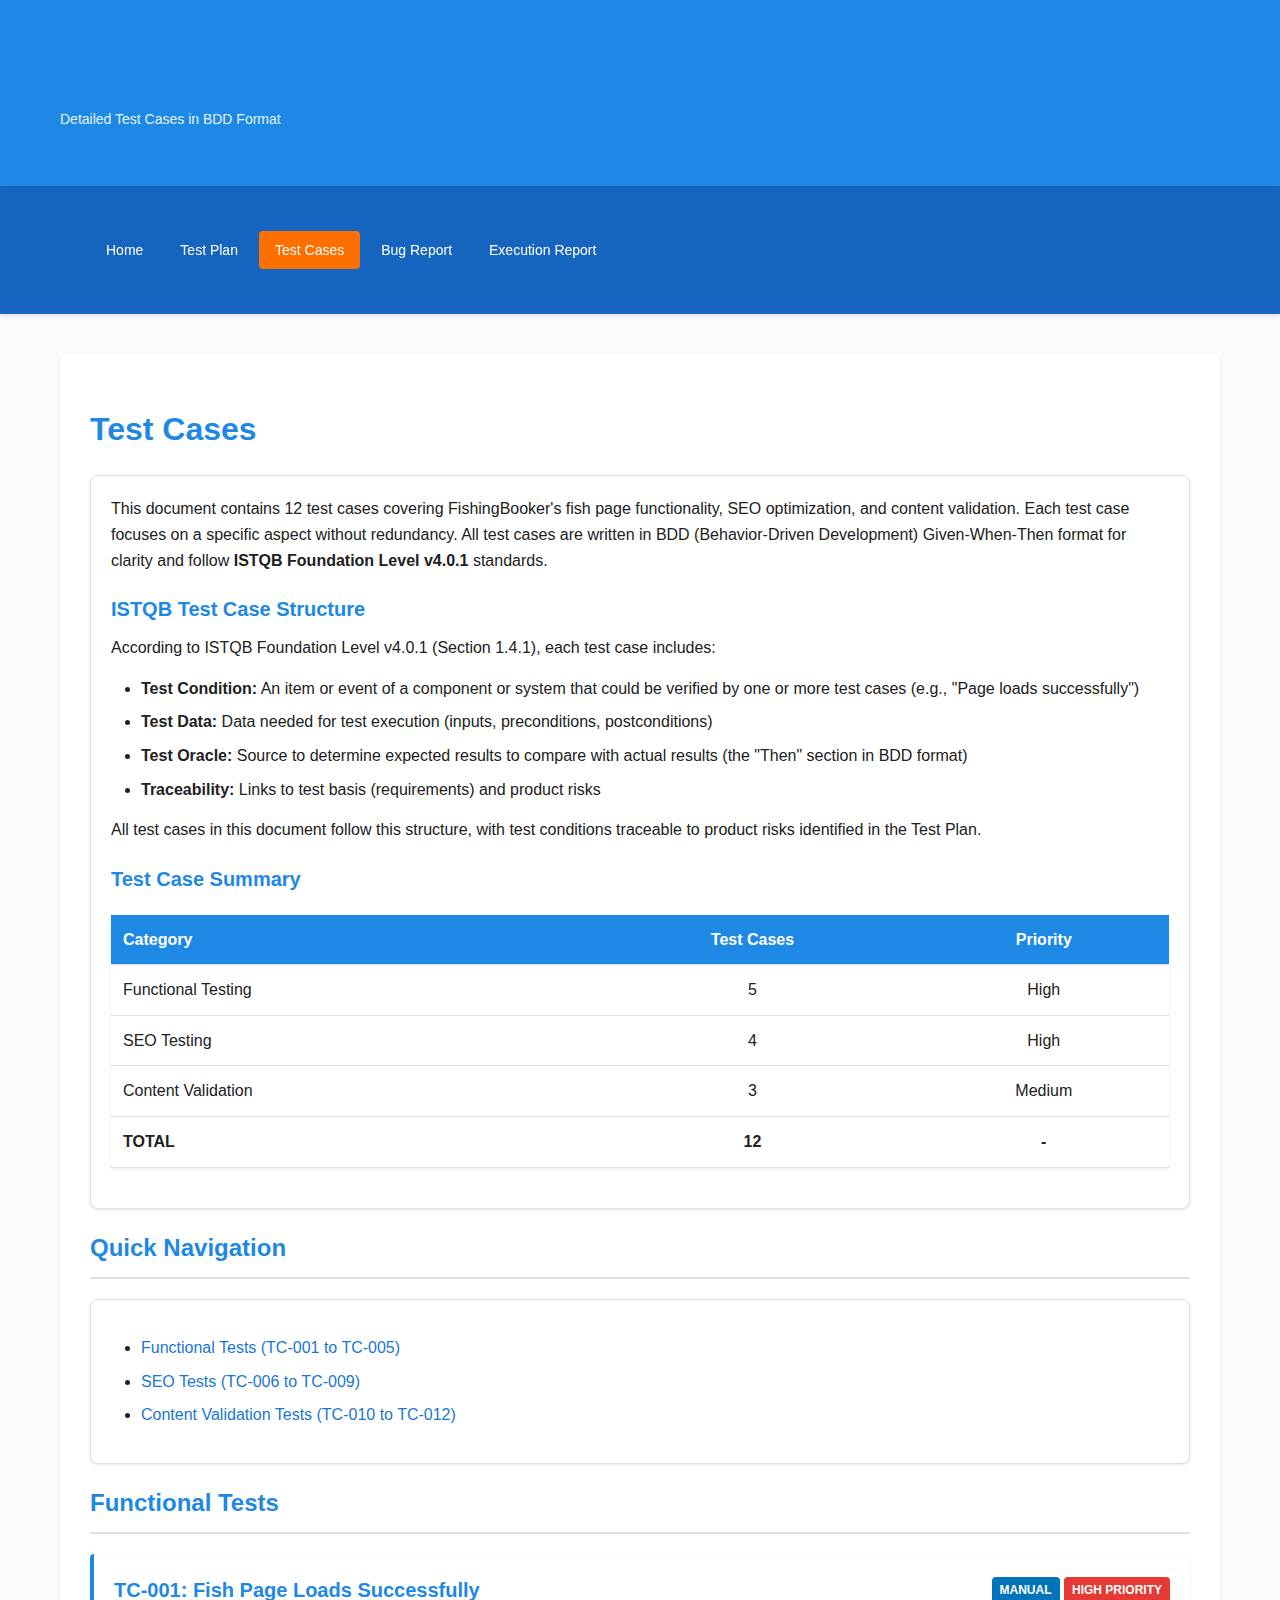
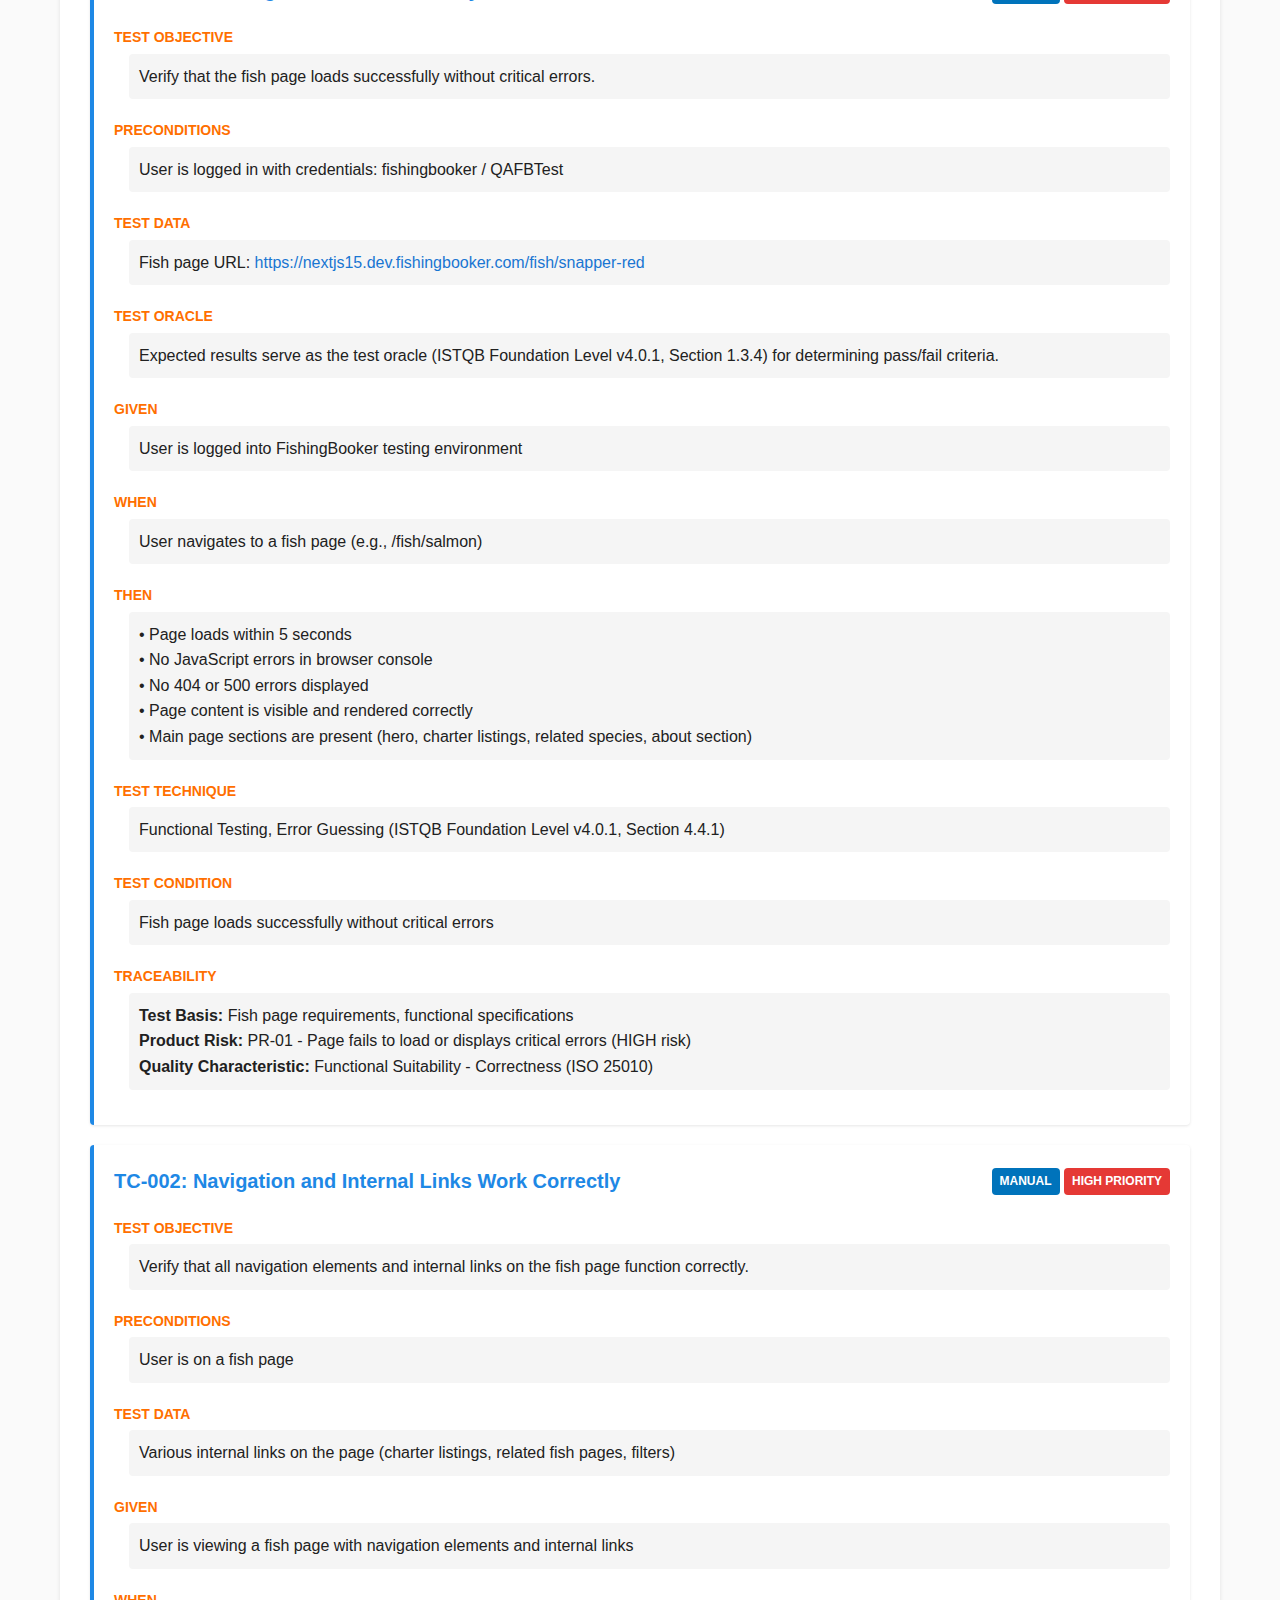
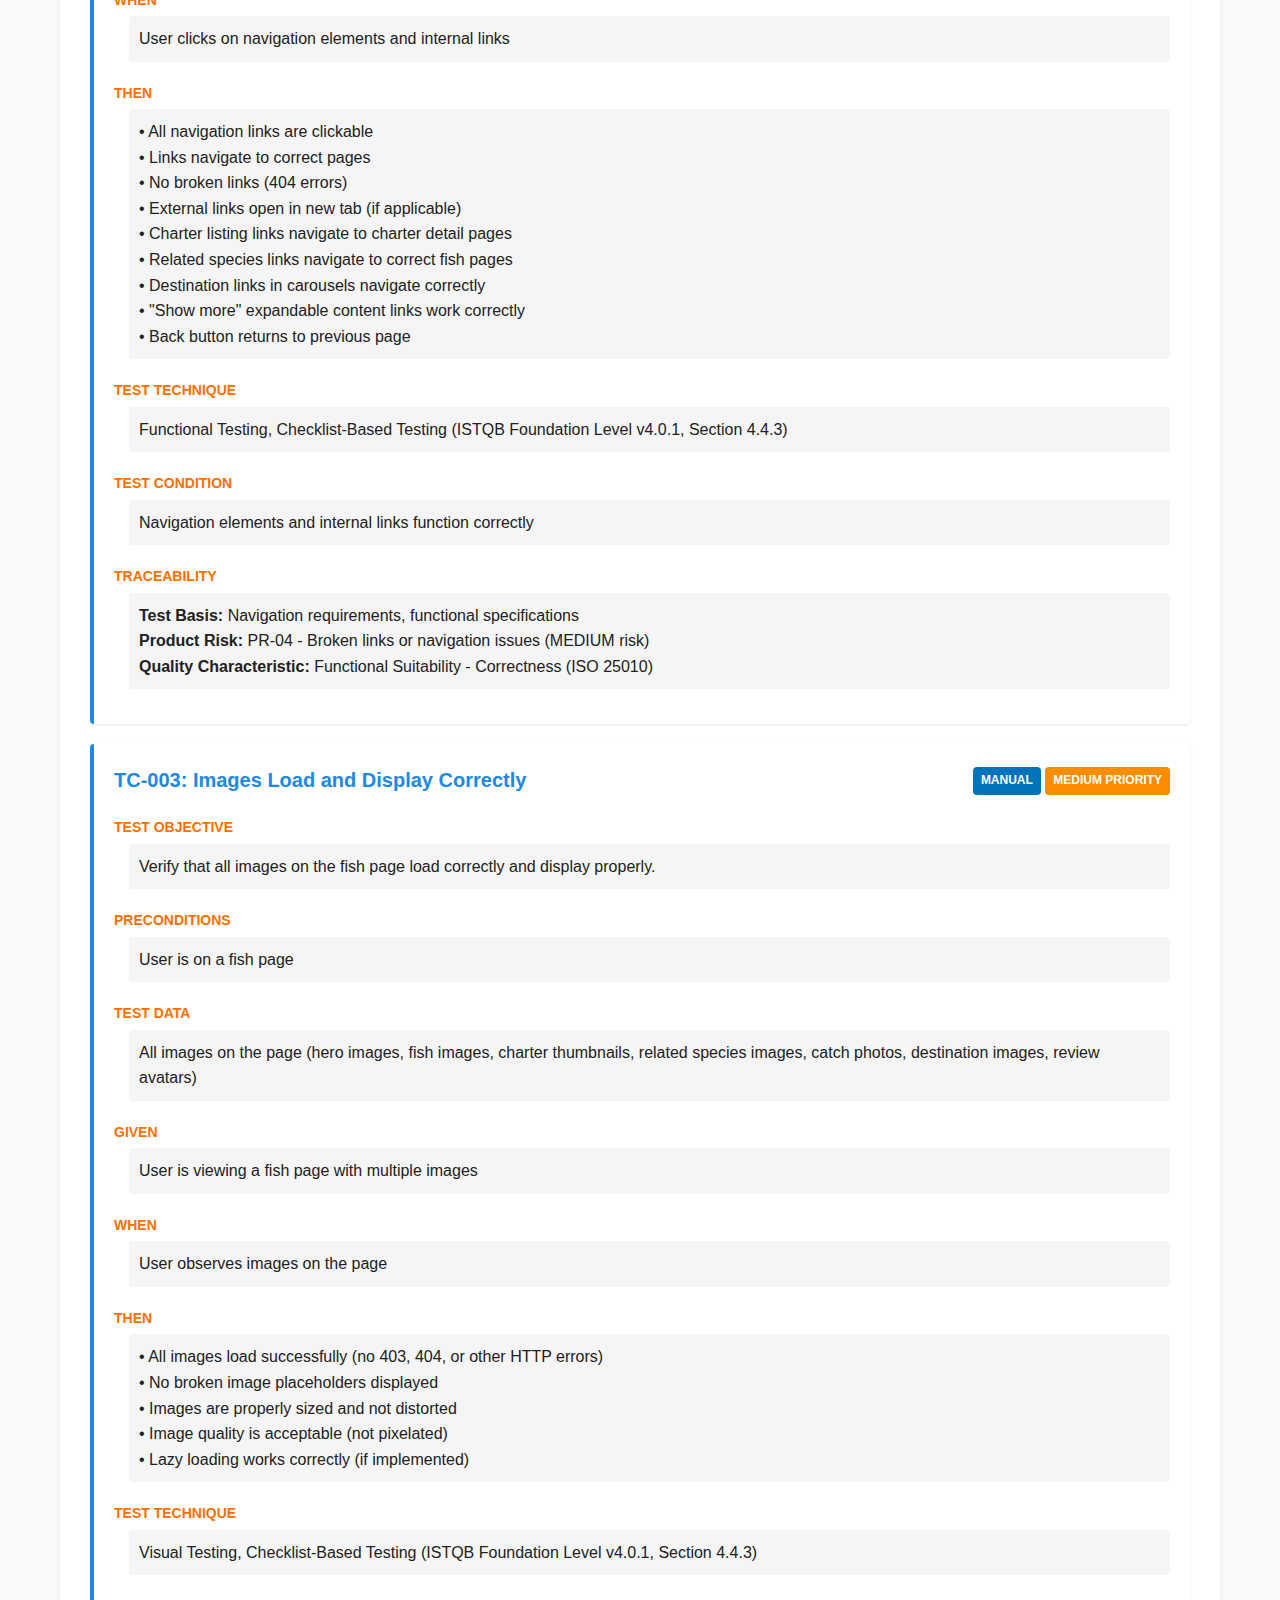
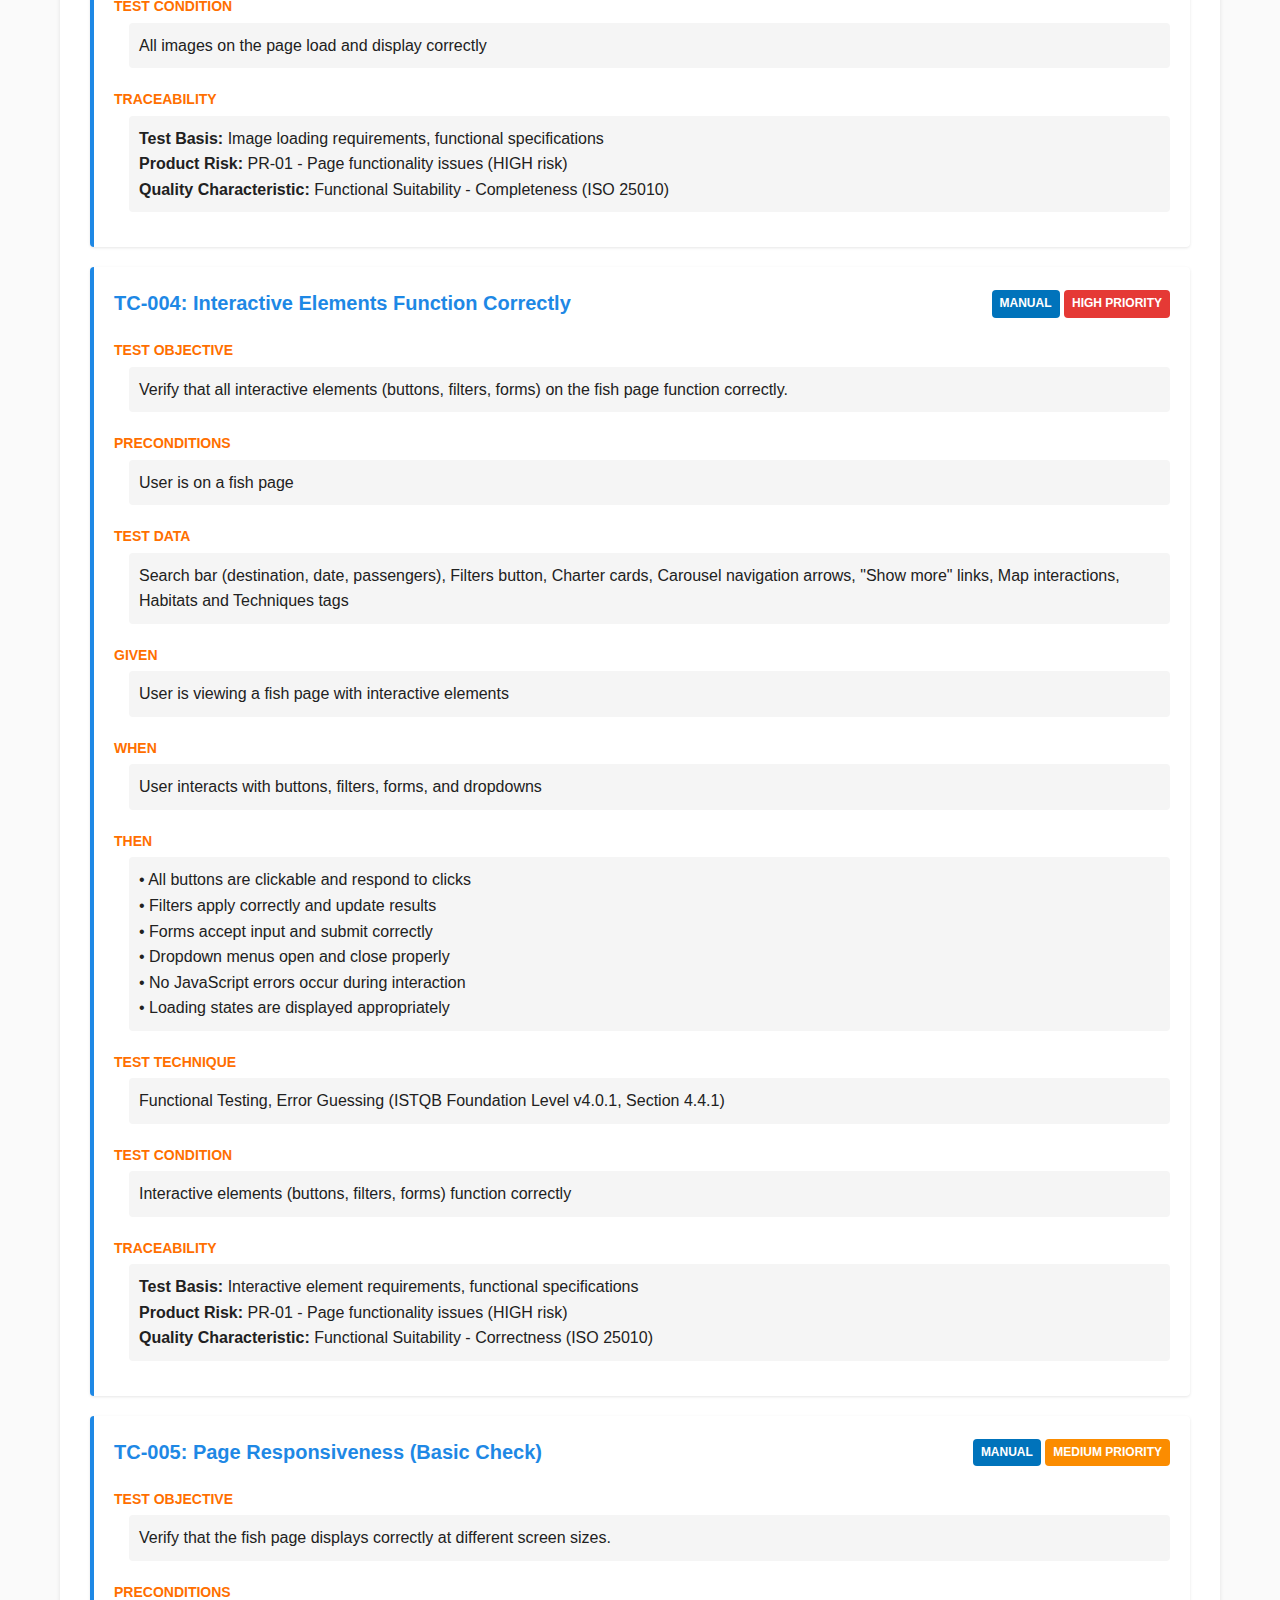
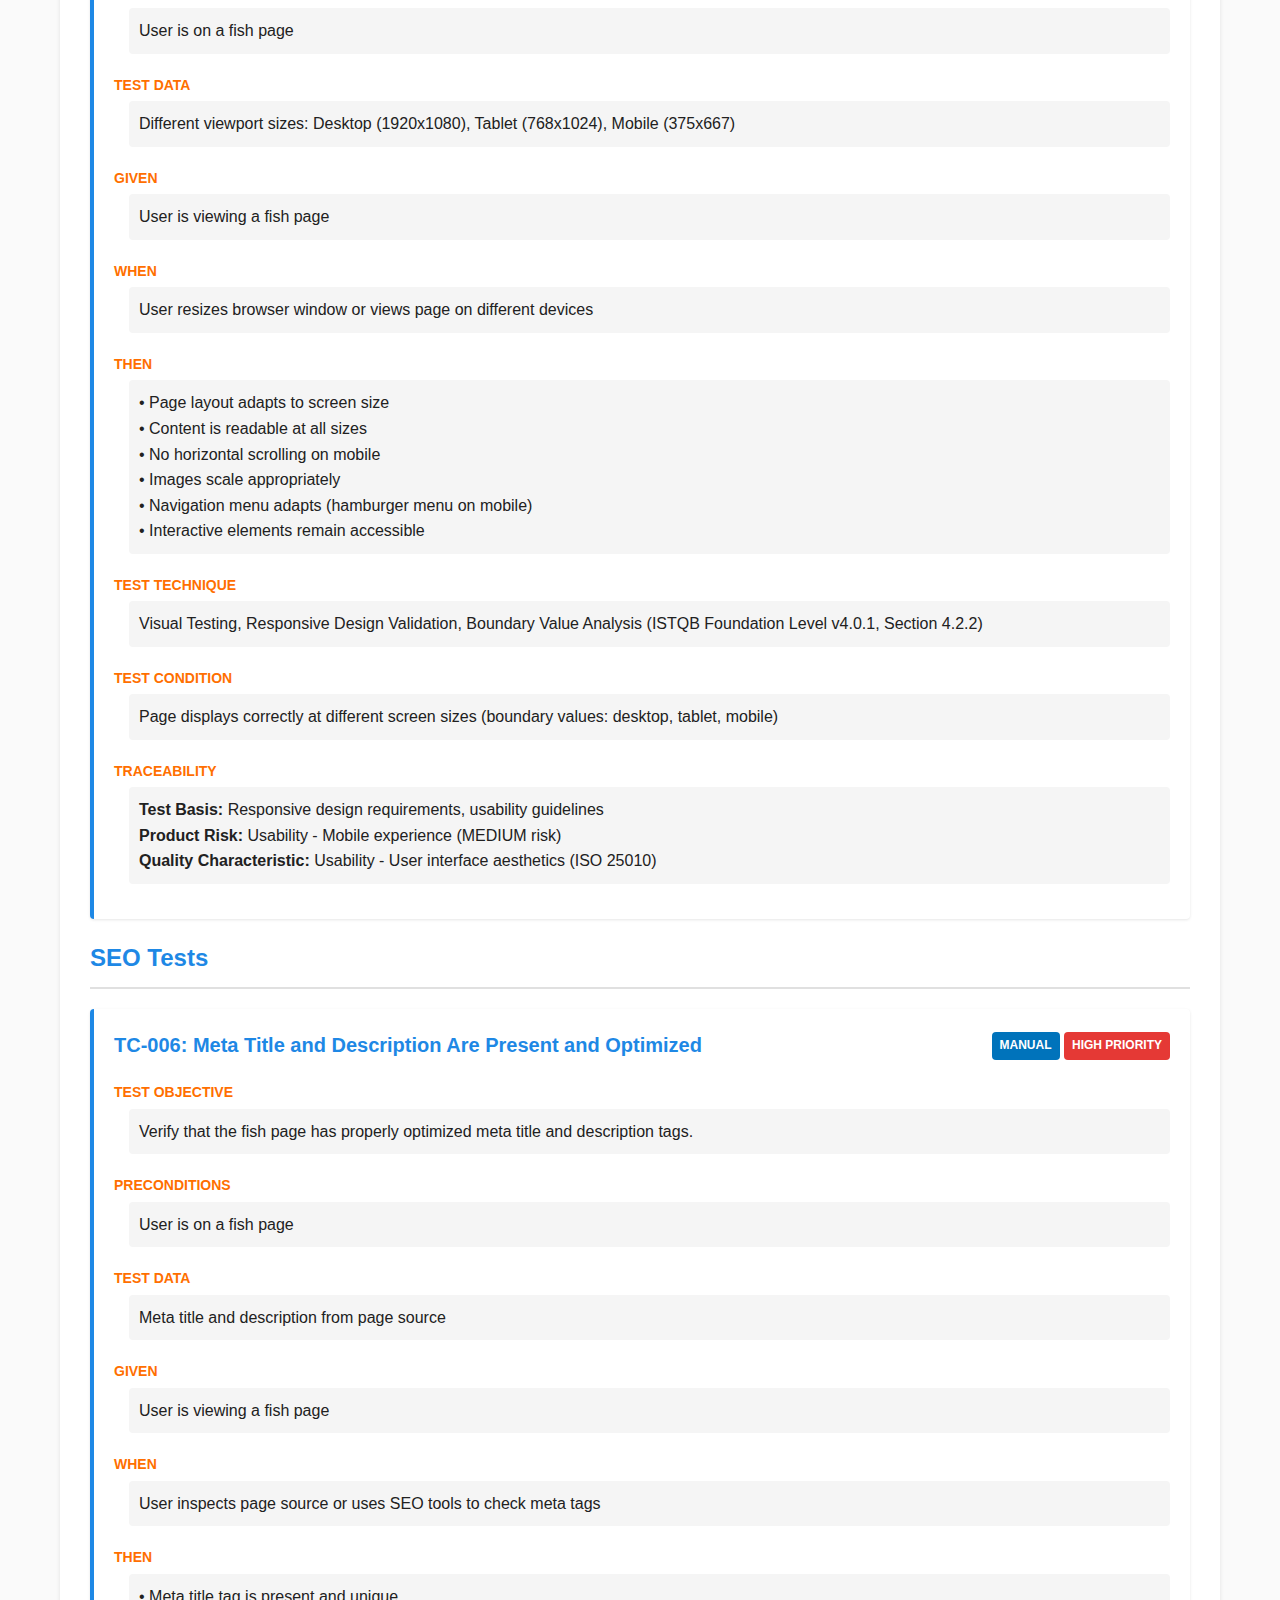
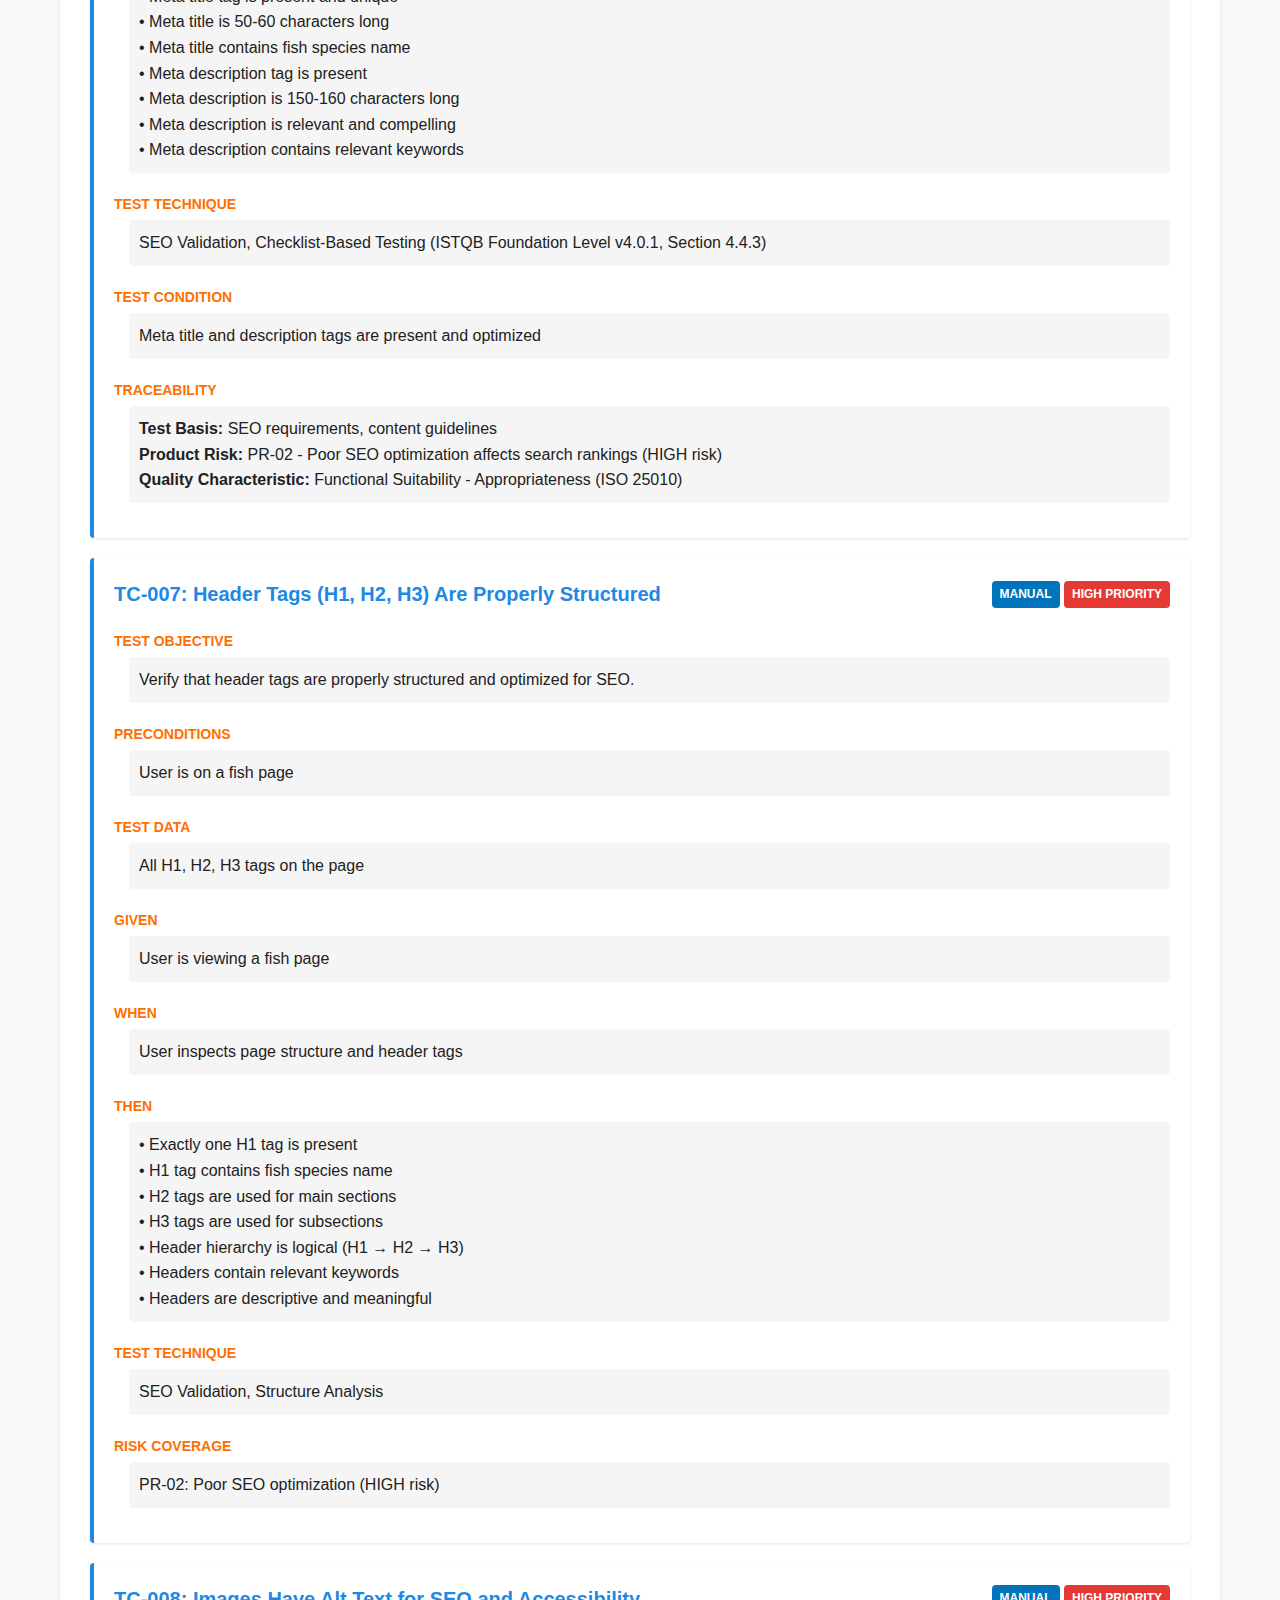
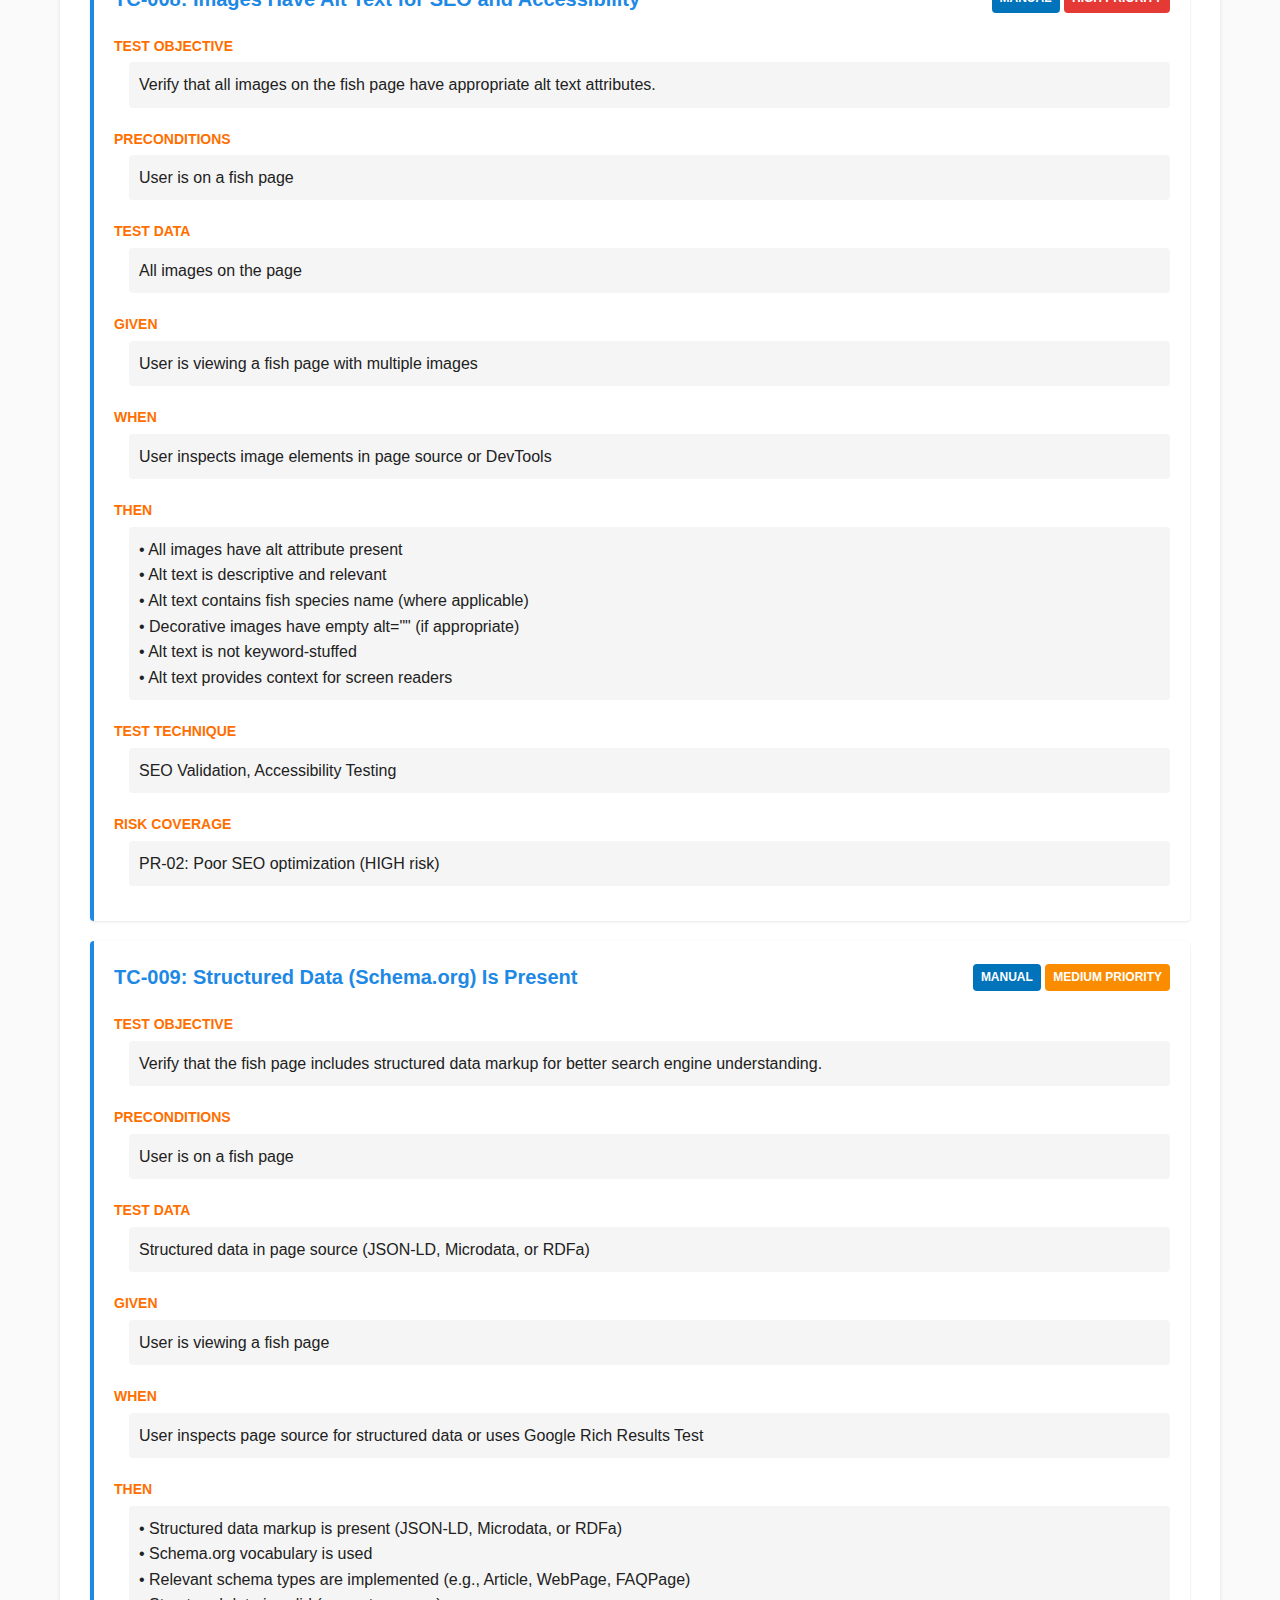
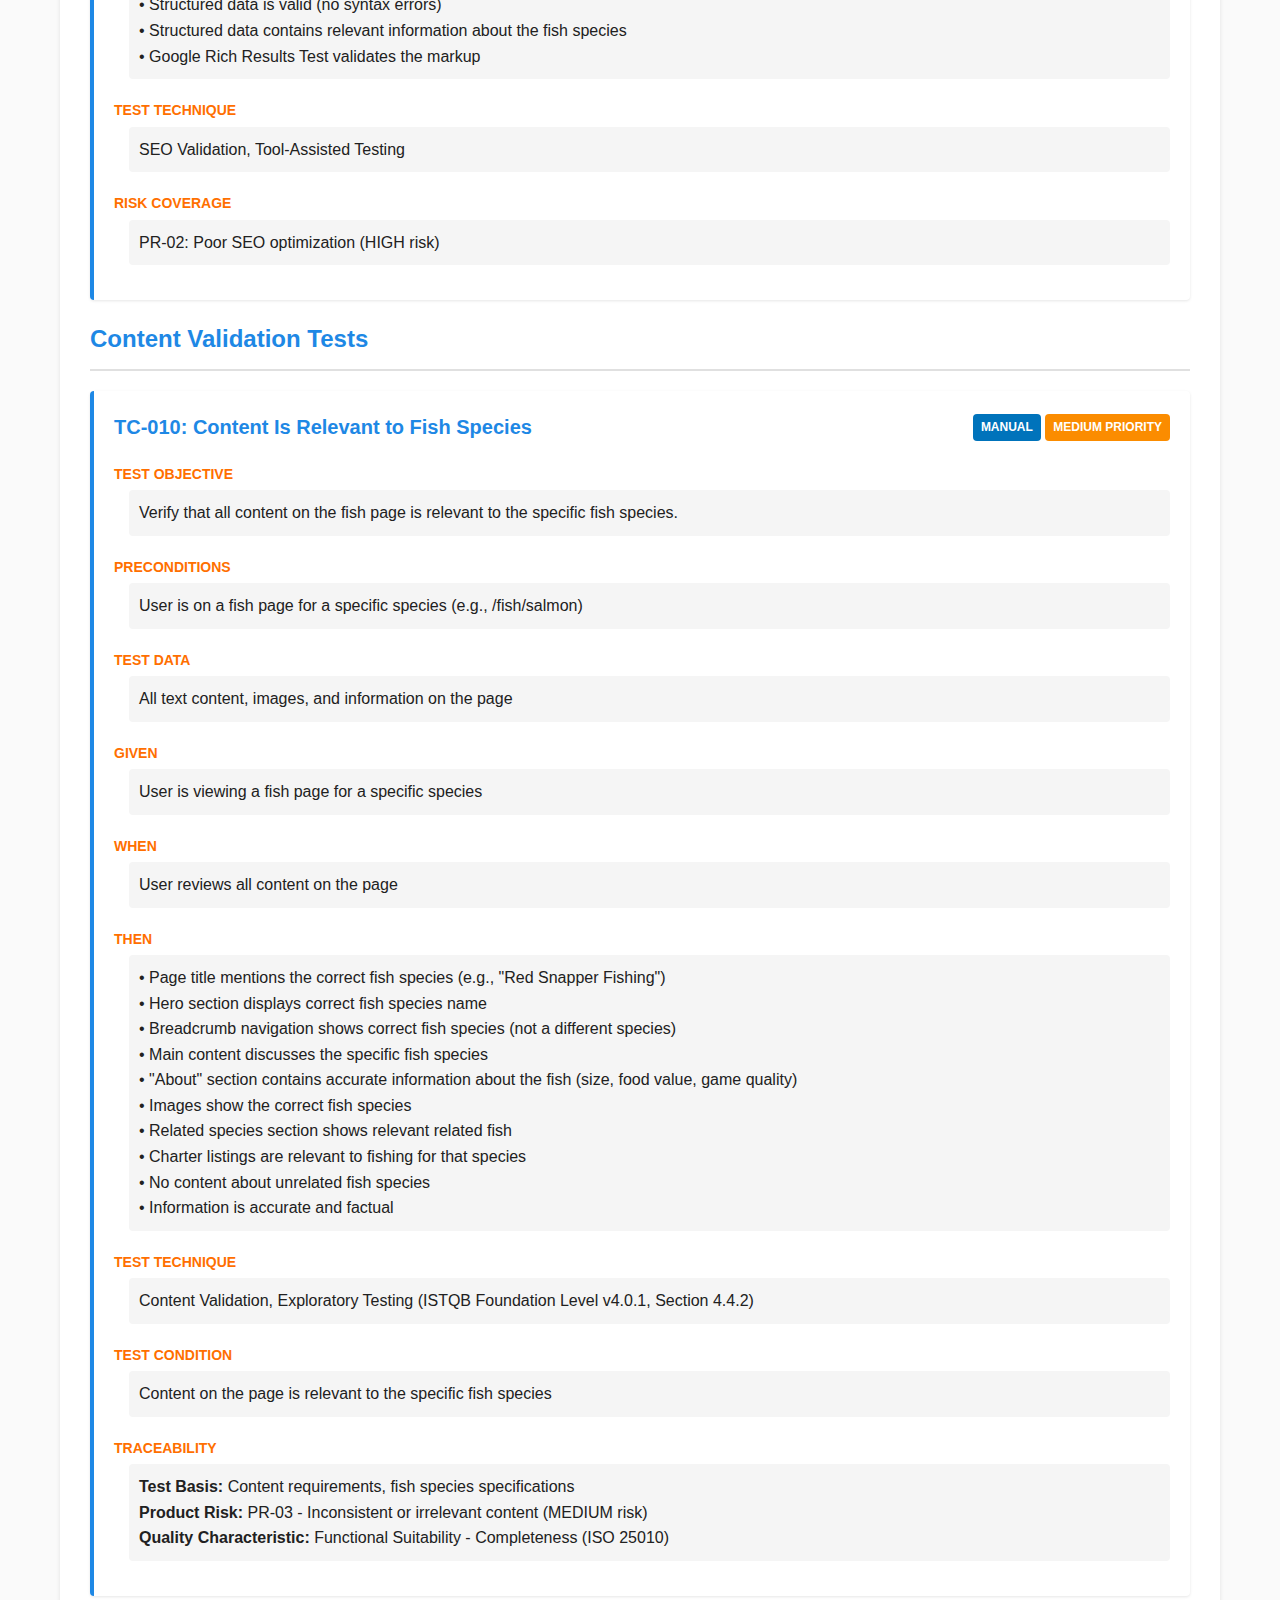
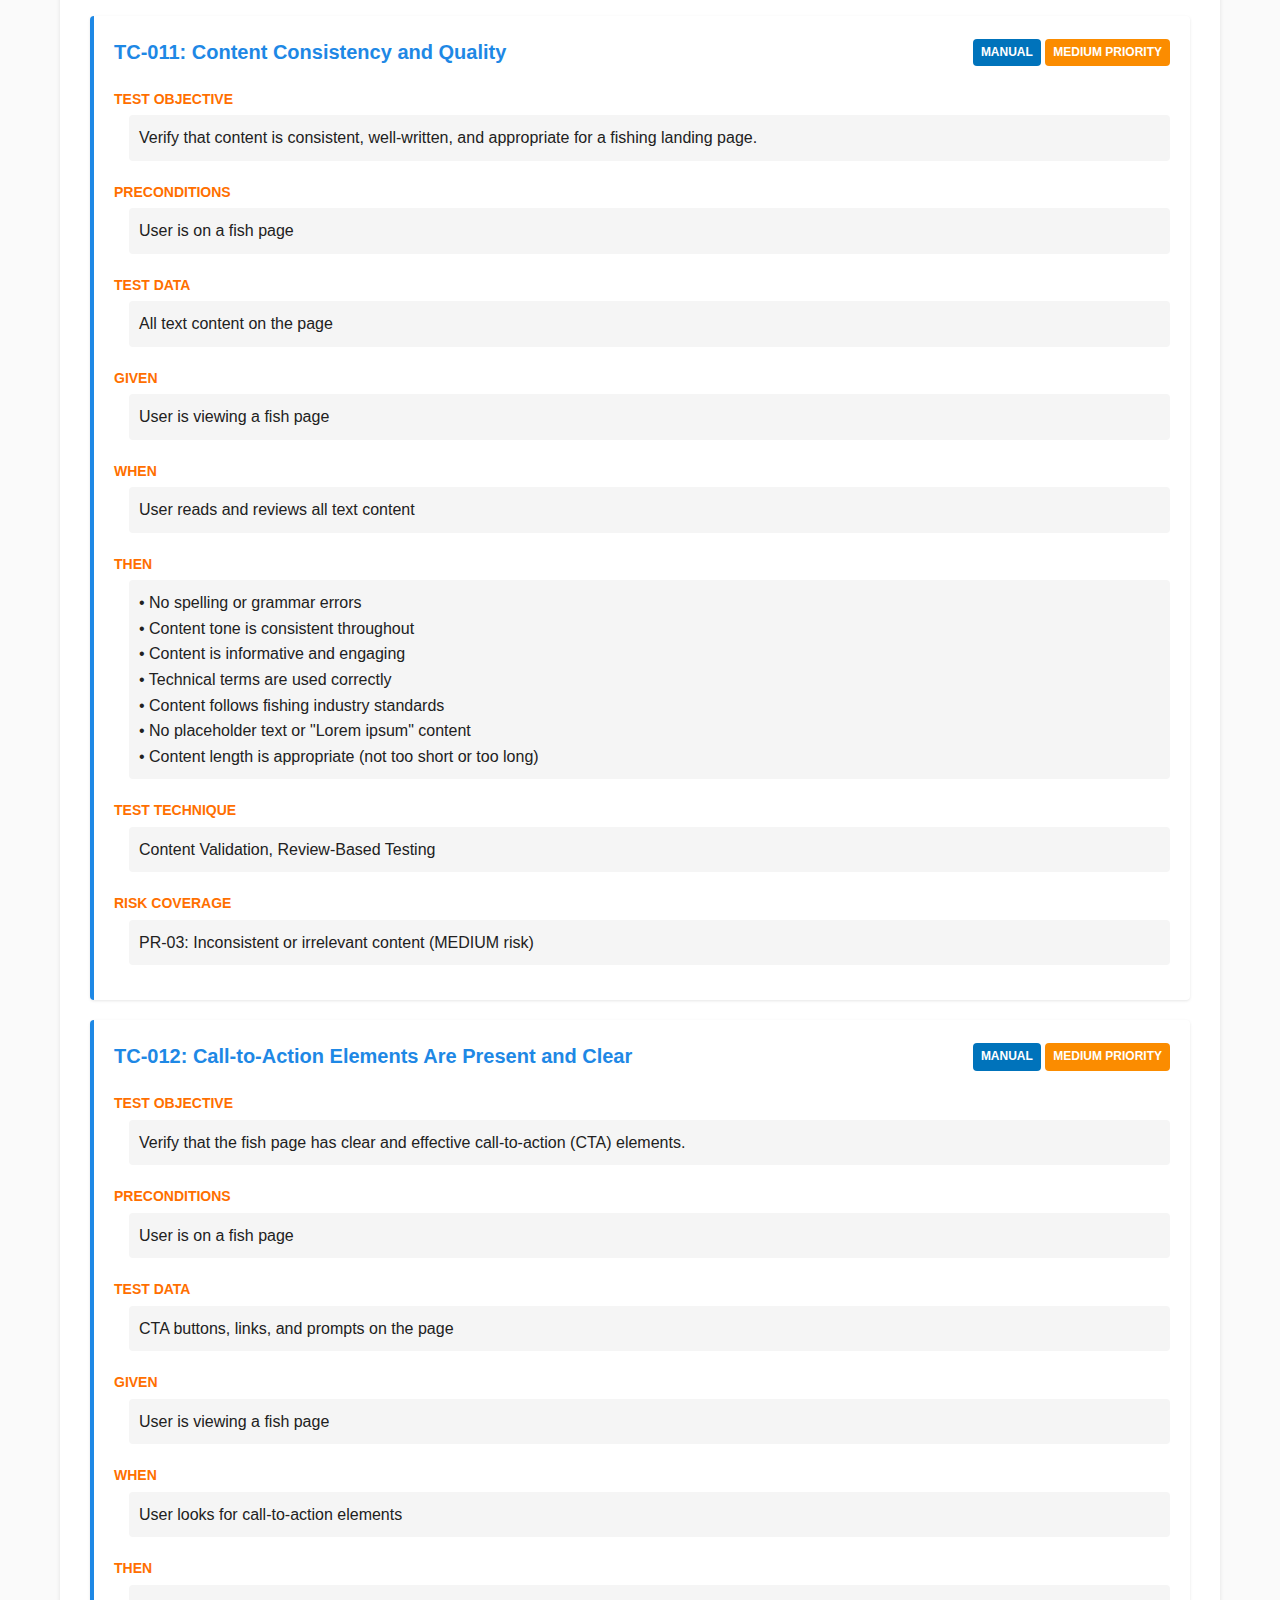
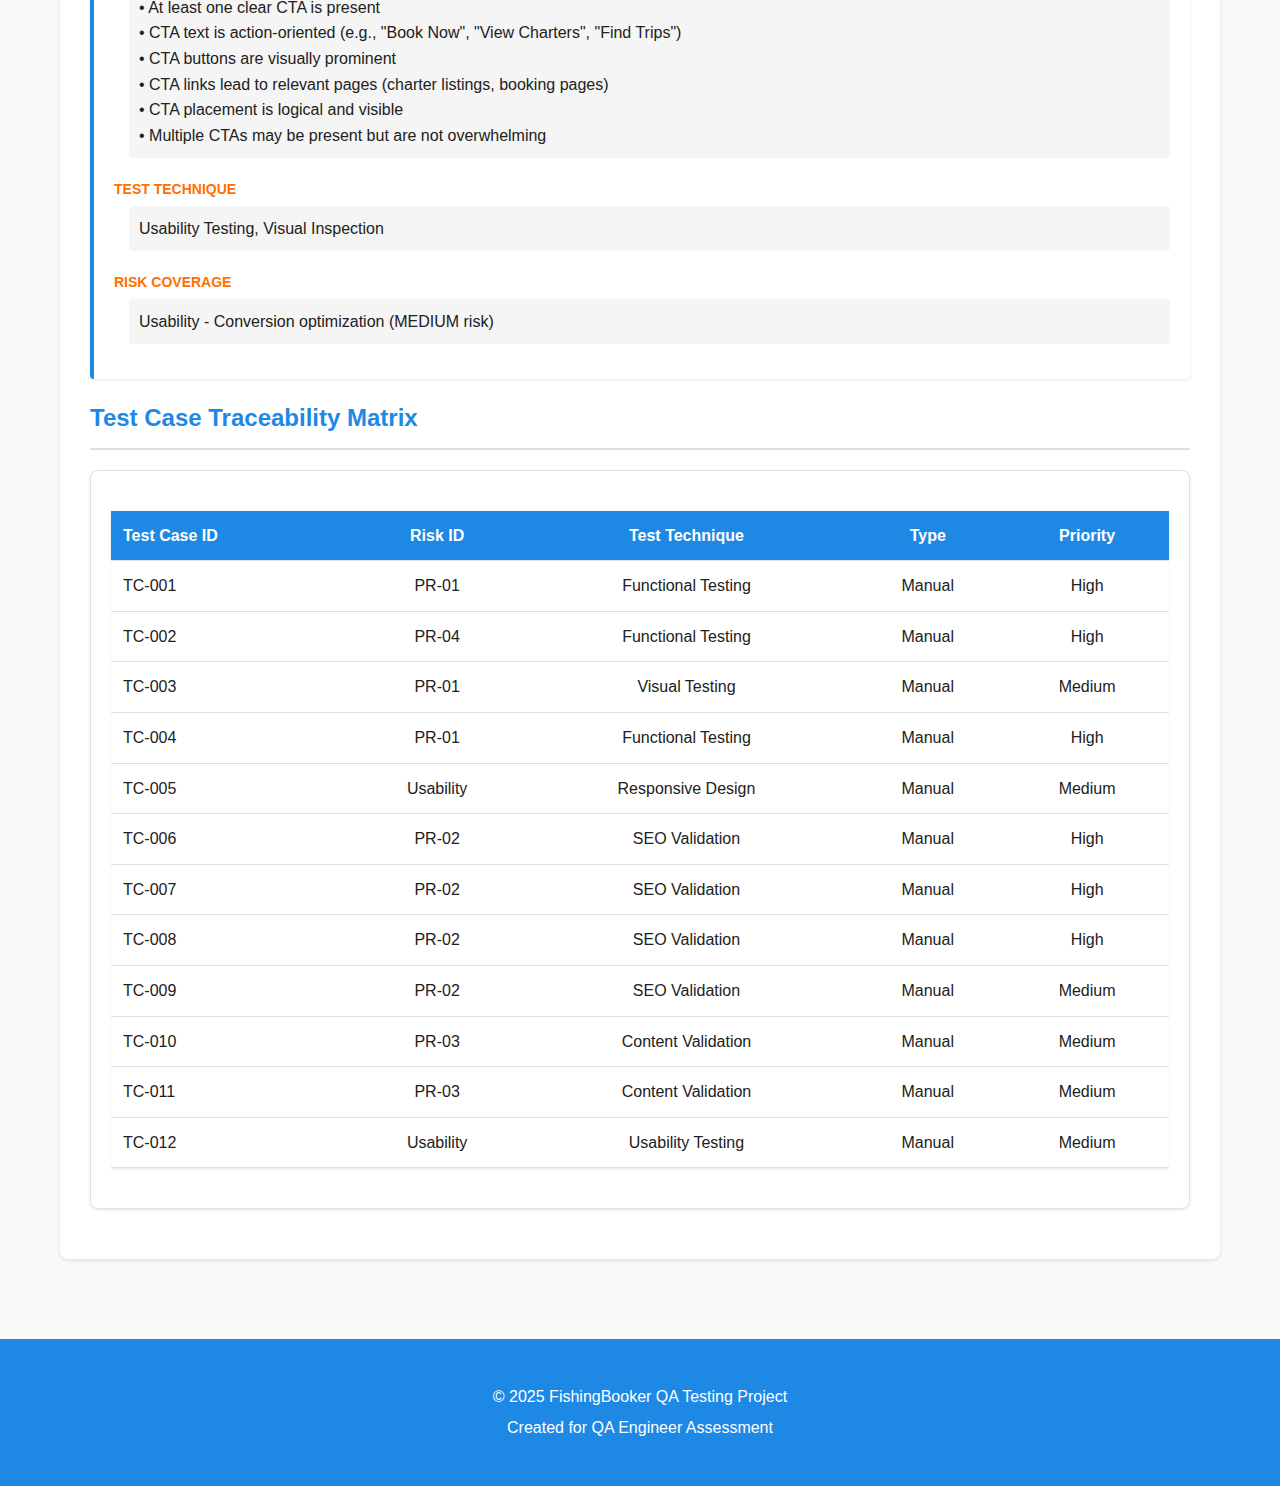
<file: docs/test-cases.html>
<!DOCTYPE html>
<html lang="en">
<head>
    <meta charset="UTF-8">
    <meta name="viewport" content="width=device-width, initial-scale=1.0">
    <title>Test Cases - FishingBooker QA Homework</title>
    <link rel="stylesheet" href="style.css">
</head>
<body>
    <header>
        <div class="container">
            <div>
                <h1>Test Cases - FishingBooker Fish Page Testing</h1>
                <p class="subtitle">Detailed Test Cases in BDD Format</p>
            </div>
        </div>
    </header>

    <nav>
        <div class="container">
            <ul>
                <li><a href="index.html">Home</a></li>
                <li><a href="test-plan.html">Test Plan</a></li>
                <li><a href="test-cases.html" class="active">Test Cases</a></li>
                <li><a href="bug-report.html">Bug Report</a></li>
                <li><a href="test-execution-report.html">Execution Report</a></li>
            </ul>
        </div>
    </nav>

    <div class="container">
        <main>
            <h1>Test Cases</h1>
            
            <div class="card">
                <p>This document contains 12 test cases covering FishingBooker's fish page functionality, SEO optimization, and content validation. Each test case focuses on a specific aspect without redundancy. All test cases are written in BDD (Behavior-Driven Development) Given-When-Then format for clarity and follow <strong>ISTQB Foundation Level v4.0.1</strong> standards.</p>
                
                <h3>ISTQB Test Case Structure</h3>
                <p>According to ISTQB Foundation Level v4.0.1 (Section 1.4.1), each test case includes:</p>
                <ul>
                    <li><strong>Test Condition:</strong> An item or event of a component or system that could be verified by one or more test cases (e.g., "Page loads successfully")</li>
                    <li><strong>Test Data:</strong> Data needed for test execution (inputs, preconditions, postconditions)</li>
                    <li><strong>Test Oracle:</strong> Source to determine expected results to compare with actual results (the "Then" section in BDD format)</li>
                    <li><strong>Traceability:</strong> Links to test basis (requirements) and product risks</li>
                </ul>
                <p>All test cases in this document follow this structure, with test conditions traceable to product risks identified in the Test Plan.</p>
                
                <h3>Test Case Summary</h3>
                <table>
                    <thead>
                        <tr>
                            <th>Category</th>
                            <th>Test Cases</th>
                            <th>Priority</th>
                        </tr>
                    </thead>
                    <tbody>
                        <tr>
                            <td>Functional Testing</td>
                            <td>5</td>
                            <td>High</td>
                        </tr>
                        <tr>
                            <td>SEO Testing</td>
                            <td>4</td>
                            <td>High</td>
                        </tr>
                        <tr>
                            <td>Content Validation</td>
                            <td>3</td>
                            <td>Medium</td>
                        </tr>
                        <tr style="font-weight: 600;">
                            <td>TOTAL</td>
                            <td>12</td>
                            <td>-</td>
                        </tr>
                    </tbody>
                </table>
            </div>

            <h2>Quick Navigation</h2>
            <div class="card">
                <ul>
                    <li><a href="#functional">Functional Tests (TC-001 to TC-005)</a></li>
                    <li><a href="#seo">SEO Tests (TC-006 to TC-009)</a></li>
                    <li><a href="#content">Content Validation Tests (TC-010 to TC-012)</a></li>
                </ul>
            </div>

            <!-- FUNCTIONAL TESTS -->
            <h2 id="functional">Functional Tests</h2>

            <!-- TC-001 -->
            <div class="test-case">
                <div class="test-case-header">
                    <span class="test-case-id">TC-001: Fish Page Loads Successfully</span>
                    <div>
                        <span class="badge badge-manual">Manual</span>
                        <span class="badge badge-high">High Priority</span>
                    </div>
                </div>

                <div class="test-case-section">
                    <h4>Test Objective</h4>
                    <p>Verify that the fish page loads successfully without critical errors.</p>
                </div>

                <div class="test-case-section">
                    <h4>Preconditions</h4>
                    <p>User is logged in with credentials: fishingbooker / QAFBTest</p>
                </div>

                <div class="test-case-section">
                    <h4>Test Data</h4>
                    <p>Fish page URL: <a href="https://nextjs15.dev.fishingbooker.com/fish/snapper-red" target="_blank">https://nextjs15.dev.fishingbooker.com/fish/snapper-red</a></p>
                </div>

                <div class="test-case-section">
                    <h4>Test Oracle</h4>
                    <p>Expected results serve as the test oracle (ISTQB Foundation Level v4.0.1, Section 1.3.4) for determining pass/fail criteria.</p>
                </div>

                <div class="test-case-section">
                    <h4>Given</h4>
                    <p>User is logged into FishingBooker testing environment</p>
                </div>

                <div class="test-case-section">
                    <h4>When</h4>
                    <p>User navigates to a fish page (e.g., /fish/salmon)</p>
                </div>

                <div class="test-case-section">
                    <h4>Then</h4>
                    <p>
                        • Page loads within 5 seconds<br>
                        • No JavaScript errors in browser console<br>
                        • No 404 or 500 errors displayed<br>
                        • Page content is visible and rendered correctly<br>
                        • Main page sections are present (hero, charter listings, related species, about section)
                    </p>
                </div>

                <div class="test-case-section">
                    <h4>Test Technique</h4>
                    <p>Functional Testing, Error Guessing (ISTQB Foundation Level v4.0.1, Section 4.4.1)</p>
                </div>

                <div class="test-case-section">
                    <h4>Test Condition</h4>
                    <p>Fish page loads successfully without critical errors</p>
                </div>

                <div class="test-case-section">
                    <h4>Traceability</h4>
                    <p>
                        <strong>Test Basis:</strong> Fish page requirements, functional specifications<br>
                        <strong>Product Risk:</strong> PR-01 - Page fails to load or displays critical errors (HIGH risk)<br>
                        <strong>Quality Characteristic:</strong> Functional Suitability - Correctness (ISO 25010)
                    </p>
                </div>
            </div>

            <!-- TC-002 -->
            <div class="test-case">
                <div class="test-case-header">
                    <span class="test-case-id">TC-002: Navigation and Internal Links Work Correctly</span>
                    <div>
                        <span class="badge badge-manual">Manual</span>
                        <span class="badge badge-high">High Priority</span>
                    </div>
                </div>

                <div class="test-case-section">
                    <h4>Test Objective</h4>
                    <p>Verify that all navigation elements and internal links on the fish page function correctly.</p>
                </div>

                <div class="test-case-section">
                    <h4>Preconditions</h4>
                    <p>User is on a fish page</p>
                </div>

                <div class="test-case-section">
                    <h4>Test Data</h4>
                    <p>Various internal links on the page (charter listings, related fish pages, filters)</p>
                </div>

                <div class="test-case-section">
                    <h4>Given</h4>
                    <p>User is viewing a fish page with navigation elements and internal links</p>
                </div>

                <div class="test-case-section">
                    <h4>When</h4>
                    <p>User clicks on navigation elements and internal links</p>
                </div>

                <div class="test-case-section">
                    <h4>Then</h4>
                    <p>
                        • All navigation links are clickable<br>
                        • Links navigate to correct pages<br>
                        • No broken links (404 errors)<br>
                        • External links open in new tab (if applicable)<br>
                        • Charter listing links navigate to charter detail pages<br>
                        • Related species links navigate to correct fish pages<br>
                        • Destination links in carousels navigate correctly<br>
                        • "Show more" expandable content links work correctly<br>
                        • Back button returns to previous page
                    </p>
                </div>

                <div class="test-case-section">
                    <h4>Test Technique</h4>
                    <p>Functional Testing, Checklist-Based Testing (ISTQB Foundation Level v4.0.1, Section 4.4.3)</p>
                </div>

                <div class="test-case-section">
                    <h4>Test Condition</h4>
                    <p>Navigation elements and internal links function correctly</p>
                </div>

                <div class="test-case-section">
                    <h4>Traceability</h4>
                    <p>
                        <strong>Test Basis:</strong> Navigation requirements, functional specifications<br>
                        <strong>Product Risk:</strong> PR-04 - Broken links or navigation issues (MEDIUM risk)<br>
                        <strong>Quality Characteristic:</strong> Functional Suitability - Correctness (ISO 25010)
                    </p>
                </div>
            </div>

            <!-- TC-003 -->
            <div class="test-case">
                <div class="test-case-header">
                    <span class="test-case-id">TC-003: Images Load and Display Correctly</span>
                    <div>
                        <span class="badge badge-manual">Manual</span>
                        <span class="badge badge-medium">Medium Priority</span>
                    </div>
                </div>

                <div class="test-case-section">
                    <h4>Test Objective</h4>
                    <p>Verify that all images on the fish page load correctly and display properly.</p>
                </div>

                <div class="test-case-section">
                    <h4>Preconditions</h4>
                    <p>User is on a fish page</p>
                </div>

                <div class="test-case-section">
                    <h4>Test Data</h4>
                    <p>All images on the page (hero images, fish images, charter thumbnails, related species images, catch photos, destination images, review avatars)</p>
                </div>

                <div class="test-case-section">
                    <h4>Given</h4>
                    <p>User is viewing a fish page with multiple images</p>
                </div>

                <div class="test-case-section">
                    <h4>When</h4>
                    <p>User observes images on the page</p>
                </div>

                <div class="test-case-section">
                    <h4>Then</h4>
                    <p>
                        • All images load successfully (no 403, 404, or other HTTP errors)<br>
                        • No broken image placeholders displayed<br>
                        • Images are properly sized and not distorted<br>
                        • Image quality is acceptable (not pixelated)<br>
                        • Lazy loading works correctly (if implemented)
                    </p>
                </div>

                <div class="test-case-section">
                    <h4>Test Technique</h4>
                    <p>Visual Testing, Checklist-Based Testing (ISTQB Foundation Level v4.0.1, Section 4.4.3)</p>
                </div>

                <div class="test-case-section">
                    <h4>Test Condition</h4>
                    <p>All images on the page load and display correctly</p>
                </div>

                <div class="test-case-section">
                    <h4>Traceability</h4>
                    <p>
                        <strong>Test Basis:</strong> Image loading requirements, functional specifications<br>
                        <strong>Product Risk:</strong> PR-01 - Page functionality issues (HIGH risk)<br>
                        <strong>Quality Characteristic:</strong> Functional Suitability - Completeness (ISO 25010)
                    </p>
                </div>
            </div>

            <!-- TC-004 -->
            <div class="test-case">
                <div class="test-case-header">
                    <span class="test-case-id">TC-004: Interactive Elements Function Correctly</span>
                    <div>
                        <span class="badge badge-manual">Manual</span>
                        <span class="badge badge-high">High Priority</span>
                    </div>
                </div>

                <div class="test-case-section">
                    <h4>Test Objective</h4>
                    <p>Verify that all interactive elements (buttons, filters, forms) on the fish page function correctly.</p>
                </div>

                <div class="test-case-section">
                    <h4>Preconditions</h4>
                    <p>User is on a fish page</p>
                </div>

                <div class="test-case-section">
                    <h4>Test Data</h4>
                    <p>Search bar (destination, date, passengers), Filters button, Charter cards, Carousel navigation arrows, "Show more" links, Map interactions, Habitats and Techniques tags</p>
                </div>

                <div class="test-case-section">
                    <h4>Given</h4>
                    <p>User is viewing a fish page with interactive elements</p>
                </div>

                <div class="test-case-section">
                    <h4>When</h4>
                    <p>User interacts with buttons, filters, forms, and dropdowns</p>
                </div>

                <div class="test-case-section">
                    <h4>Then</h4>
                    <p>
                        • All buttons are clickable and respond to clicks<br>
                        • Filters apply correctly and update results<br>
                        • Forms accept input and submit correctly<br>
                        • Dropdown menus open and close properly<br>
                        • No JavaScript errors occur during interaction<br>
                        • Loading states are displayed appropriately
                    </p>
                </div>

                <div class="test-case-section">
                    <h4>Test Technique</h4>
                    <p>Functional Testing, Error Guessing (ISTQB Foundation Level v4.0.1, Section 4.4.1)</p>
                </div>

                <div class="test-case-section">
                    <h4>Test Condition</h4>
                    <p>Interactive elements (buttons, filters, forms) function correctly</p>
                </div>

                <div class="test-case-section">
                    <h4>Traceability</h4>
                    <p>
                        <strong>Test Basis:</strong> Interactive element requirements, functional specifications<br>
                        <strong>Product Risk:</strong> PR-01 - Page functionality issues (HIGH risk)<br>
                        <strong>Quality Characteristic:</strong> Functional Suitability - Correctness (ISO 25010)
                    </p>
                </div>
            </div>

            <!-- TC-005 -->
            <div class="test-case">
                <div class="test-case-header">
                    <span class="test-case-id">TC-005: Page Responsiveness (Basic Check)</span>
                    <div>
                        <span class="badge badge-manual">Manual</span>
                        <span class="badge badge-medium">Medium Priority</span>
                    </div>
                </div>

                <div class="test-case-section">
                    <h4>Test Objective</h4>
                    <p>Verify that the fish page displays correctly at different screen sizes.</p>
                </div>

                <div class="test-case-section">
                    <h4>Preconditions</h4>
                    <p>User is on a fish page</p>
                </div>

                <div class="test-case-section">
                    <h4>Test Data</h4>
                    <p>Different viewport sizes: Desktop (1920x1080), Tablet (768x1024), Mobile (375x667)</p>
                </div>

                <div class="test-case-section">
                    <h4>Given</h4>
                    <p>User is viewing a fish page</p>
                </div>

                <div class="test-case-section">
                    <h4>When</h4>
                    <p>User resizes browser window or views page on different devices</p>
                </div>

                <div class="test-case-section">
                    <h4>Then</h4>
                    <p>
                        • Page layout adapts to screen size<br>
                        • Content is readable at all sizes<br>
                        • No horizontal scrolling on mobile<br>
                        • Images scale appropriately<br>
                        • Navigation menu adapts (hamburger menu on mobile)<br>
                        • Interactive elements remain accessible
                    </p>
                </div>

                <div class="test-case-section">
                    <h4>Test Technique</h4>
                    <p>Visual Testing, Responsive Design Validation, Boundary Value Analysis (ISTQB Foundation Level v4.0.1, Section 4.2.2)</p>
                </div>

                <div class="test-case-section">
                    <h4>Test Condition</h4>
                    <p>Page displays correctly at different screen sizes (boundary values: desktop, tablet, mobile)</p>
                </div>

                <div class="test-case-section">
                    <h4>Traceability</h4>
                    <p>
                        <strong>Test Basis:</strong> Responsive design requirements, usability guidelines<br>
                        <strong>Product Risk:</strong> Usability - Mobile experience (MEDIUM risk)<br>
                        <strong>Quality Characteristic:</strong> Usability - User interface aesthetics (ISO 25010)
                    </p>
                </div>
            </div>

            <!-- SEO TESTS -->
            <h2 id="seo">SEO Tests</h2>

            <!-- TC-006 -->
            <div class="test-case">
                <div class="test-case-header">
                    <span class="test-case-id">TC-006: Meta Title and Description Are Present and Optimized</span>
                    <div>
                        <span class="badge badge-manual">Manual</span>
                        <span class="badge badge-high">High Priority</span>
                    </div>
                </div>

                <div class="test-case-section">
                    <h4>Test Objective</h4>
                    <p>Verify that the fish page has properly optimized meta title and description tags.</p>
                </div>

                <div class="test-case-section">
                    <h4>Preconditions</h4>
                    <p>User is on a fish page</p>
                </div>

                <div class="test-case-section">
                    <h4>Test Data</h4>
                    <p>Meta title and description from page source</p>
                </div>

                <div class="test-case-section">
                    <h4>Given</h4>
                    <p>User is viewing a fish page</p>
                </div>

                <div class="test-case-section">
                    <h4>When</h4>
                    <p>User inspects page source or uses SEO tools to check meta tags</p>
                </div>

                <div class="test-case-section">
                    <h4>Then</h4>
                    <p>
                        • Meta title tag is present and unique<br>
                        • Meta title is 50-60 characters long<br>
                        • Meta title contains fish species name<br>
                        • Meta description tag is present<br>
                        • Meta description is 150-160 characters long<br>
                        • Meta description is relevant and compelling<br>
                        • Meta description contains relevant keywords
                    </p>
                </div>

                <div class="test-case-section">
                    <h4>Test Technique</h4>
                    <p>SEO Validation, Checklist-Based Testing (ISTQB Foundation Level v4.0.1, Section 4.4.3)</p>
                </div>

                <div class="test-case-section">
                    <h4>Test Condition</h4>
                    <p>Meta title and description tags are present and optimized</p>
                </div>

                <div class="test-case-section">
                    <h4>Traceability</h4>
                    <p>
                        <strong>Test Basis:</strong> SEO requirements, content guidelines<br>
                        <strong>Product Risk:</strong> PR-02 - Poor SEO optimization affects search rankings (HIGH risk)<br>
                        <strong>Quality Characteristic:</strong> Functional Suitability - Appropriateness (ISO 25010)
                    </p>
                </div>
            </div>

            <!-- TC-007 -->
            <div class="test-case">
                <div class="test-case-header">
                    <span class="test-case-id">TC-007: Header Tags (H1, H2, H3) Are Properly Structured</span>
                    <div>
                        <span class="badge badge-manual">Manual</span>
                        <span class="badge badge-high">High Priority</span>
                    </div>
                </div>

                <div class="test-case-section">
                    <h4>Test Objective</h4>
                    <p>Verify that header tags are properly structured and optimized for SEO.</p>
                </div>

                <div class="test-case-section">
                    <h4>Preconditions</h4>
                    <p>User is on a fish page</p>
                </div>

                <div class="test-case-section">
                    <h4>Test Data</h4>
                    <p>All H1, H2, H3 tags on the page</p>
                </div>

                <div class="test-case-section">
                    <h4>Given</h4>
                    <p>User is viewing a fish page</p>
                </div>

                <div class="test-case-section">
                    <h4>When</h4>
                    <p>User inspects page structure and header tags</p>
                </div>

                <div class="test-case-section">
                    <h4>Then</h4>
                    <p>
                        • Exactly one H1 tag is present<br>
                        • H1 tag contains fish species name<br>
                        • H2 tags are used for main sections<br>
                        • H3 tags are used for subsections<br>
                        • Header hierarchy is logical (H1 → H2 → H3)<br>
                        • Headers contain relevant keywords<br>
                        • Headers are descriptive and meaningful
                    </p>
                </div>

                <div class="test-case-section">
                    <h4>Test Technique</h4>
                    <p>SEO Validation, Structure Analysis</p>
                </div>

                <div class="test-case-section">
                    <h4>Risk Coverage</h4>
                    <p>PR-02: Poor SEO optimization (HIGH risk)</p>
                </div>
            </div>

            <!-- TC-008 -->
            <div class="test-case">
                <div class="test-case-header">
                    <span class="test-case-id">TC-008: Images Have Alt Text for SEO and Accessibility</span>
                    <div>
                        <span class="badge badge-manual">Manual</span>
                        <span class="badge badge-high">High Priority</span>
                    </div>
                </div>

                <div class="test-case-section">
                    <h4>Test Objective</h4>
                    <p>Verify that all images on the fish page have appropriate alt text attributes.</p>
                </div>

                <div class="test-case-section">
                    <h4>Preconditions</h4>
                    <p>User is on a fish page</p>
                </div>

                <div class="test-case-section">
                    <h4>Test Data</h4>
                    <p>All images on the page</p>
                </div>

                <div class="test-case-section">
                    <h4>Given</h4>
                    <p>User is viewing a fish page with multiple images</p>
                </div>

                <div class="test-case-section">
                    <h4>When</h4>
                    <p>User inspects image elements in page source or DevTools</p>
                </div>

                <div class="test-case-section">
                    <h4>Then</h4>
                    <p>
                        • All images have alt attribute present<br>
                        • Alt text is descriptive and relevant<br>
                        • Alt text contains fish species name (where applicable)<br>
                        • Decorative images have empty alt="" (if appropriate)<br>
                        • Alt text is not keyword-stuffed<br>
                        • Alt text provides context for screen readers
                    </p>
                </div>

                <div class="test-case-section">
                    <h4>Test Technique</h4>
                    <p>SEO Validation, Accessibility Testing</p>
                </div>

                <div class="test-case-section">
                    <h4>Risk Coverage</h4>
                    <p>PR-02: Poor SEO optimization (HIGH risk)</p>
                </div>
            </div>

            <!-- TC-009 -->
            <div class="test-case">
                <div class="test-case-header">
                    <span class="test-case-id">TC-009: Structured Data (Schema.org) Is Present</span>
                    <div>
                        <span class="badge badge-manual">Manual</span>
                        <span class="badge badge-medium">Medium Priority</span>
                    </div>
                </div>

                <div class="test-case-section">
                    <h4>Test Objective</h4>
                    <p>Verify that the fish page includes structured data markup for better search engine understanding.</p>
                </div>

                <div class="test-case-section">
                    <h4>Preconditions</h4>
                    <p>User is on a fish page</p>
                </div>

                <div class="test-case-section">
                    <h4>Test Data</h4>
                    <p>Structured data in page source (JSON-LD, Microdata, or RDFa)</p>
                </div>

                <div class="test-case-section">
                    <h4>Given</h4>
                    <p>User is viewing a fish page</p>
                </div>

                <div class="test-case-section">
                    <h4>When</h4>
                    <p>User inspects page source for structured data or uses Google Rich Results Test</p>
                </div>

                <div class="test-case-section">
                    <h4>Then</h4>
                    <p>
                        • Structured data markup is present (JSON-LD, Microdata, or RDFa)<br>
                        • Schema.org vocabulary is used<br>
                        • Relevant schema types are implemented (e.g., Article, WebPage, FAQPage)<br>
                        • Structured data is valid (no syntax errors)<br>
                        • Structured data contains relevant information about the fish species<br>
                        • Google Rich Results Test validates the markup
                    </p>
                </div>

                <div class="test-case-section">
                    <h4>Test Technique</h4>
                    <p>SEO Validation, Tool-Assisted Testing</p>
                </div>

                <div class="test-case-section">
                    <h4>Risk Coverage</h4>
                    <p>PR-02: Poor SEO optimization (HIGH risk)</p>
                </div>
            </div>

            <!-- CONTENT VALIDATION TESTS -->
            <h2 id="content">Content Validation Tests</h2>

            <!-- TC-010 -->
            <div class="test-case">
                <div class="test-case-header">
                    <span class="test-case-id">TC-010: Content Is Relevant to Fish Species</span>
                    <div>
                        <span class="badge badge-manual">Manual</span>
                        <span class="badge badge-medium">Medium Priority</span>
                    </div>
                </div>

                <div class="test-case-section">
                    <h4>Test Objective</h4>
                    <p>Verify that all content on the fish page is relevant to the specific fish species.</p>
                </div>

                <div class="test-case-section">
                    <h4>Preconditions</h4>
                    <p>User is on a fish page for a specific species (e.g., /fish/salmon)</p>
                </div>

                <div class="test-case-section">
                    <h4>Test Data</h4>
                    <p>All text content, images, and information on the page</p>
                </div>

                <div class="test-case-section">
                    <h4>Given</h4>
                    <p>User is viewing a fish page for a specific species</p>
                </div>

                <div class="test-case-section">
                    <h4>When</h4>
                    <p>User reviews all content on the page</p>
                </div>

                <div class="test-case-section">
                    <h4>Then</h4>
                    <p>
                        • Page title mentions the correct fish species (e.g., "Red Snapper Fishing")<br>
                        • Hero section displays correct fish species name<br>
                        • Breadcrumb navigation shows correct fish species (not a different species)<br>
                        • Main content discusses the specific fish species<br>
                        • "About" section contains accurate information about the fish (size, food value, game quality)<br>
                        • Images show the correct fish species<br>
                        • Related species section shows relevant related fish<br>
                        • Charter listings are relevant to fishing for that species<br>
                        • No content about unrelated fish species<br>
                        • Information is accurate and factual
                    </p>
                </div>

                <div class="test-case-section">
                    <h4>Test Technique</h4>
                    <p>Content Validation, Exploratory Testing (ISTQB Foundation Level v4.0.1, Section 4.4.2)</p>
                </div>

                <div class="test-case-section">
                    <h4>Test Condition</h4>
                    <p>Content on the page is relevant to the specific fish species</p>
                </div>

                <div class="test-case-section">
                    <h4>Traceability</h4>
                    <p>
                        <strong>Test Basis:</strong> Content requirements, fish species specifications<br>
                        <strong>Product Risk:</strong> PR-03 - Inconsistent or irrelevant content (MEDIUM risk)<br>
                        <strong>Quality Characteristic:</strong> Functional Suitability - Completeness (ISO 25010)
                    </p>
                </div>
            </div>

            <!-- TC-011 -->
            <div class="test-case">
                <div class="test-case-header">
                    <span class="test-case-id">TC-011: Content Consistency and Quality</span>
                    <div>
                        <span class="badge badge-manual">Manual</span>
                        <span class="badge badge-medium">Medium Priority</span>
                    </div>
                </div>

                <div class="test-case-section">
                    <h4>Test Objective</h4>
                    <p>Verify that content is consistent, well-written, and appropriate for a fishing landing page.</p>
                </div>

                <div class="test-case-section">
                    <h4>Preconditions</h4>
                    <p>User is on a fish page</p>
                </div>

                <div class="test-case-section">
                    <h4>Test Data</h4>
                    <p>All text content on the page</p>
                </div>

                <div class="test-case-section">
                    <h4>Given</h4>
                    <p>User is viewing a fish page</p>
                </div>

                <div class="test-case-section">
                    <h4>When</h4>
                    <p>User reads and reviews all text content</p>
                </div>

                <div class="test-case-section">
                    <h4>Then</h4>
                    <p>
                        • No spelling or grammar errors<br>
                        • Content tone is consistent throughout<br>
                        • Content is informative and engaging<br>
                        • Technical terms are used correctly<br>
                        • Content follows fishing industry standards<br>
                        • No placeholder text or "Lorem ipsum" content<br>
                        • Content length is appropriate (not too short or too long)
                    </p>
                </div>

                <div class="test-case-section">
                    <h4>Test Technique</h4>
                    <p>Content Validation, Review-Based Testing</p>
                </div>

                <div class="test-case-section">
                    <h4>Risk Coverage</h4>
                    <p>PR-03: Inconsistent or irrelevant content (MEDIUM risk)</p>
                </div>
            </div>

            <!-- TC-012 -->
            <div class="test-case">
                <div class="test-case-header">
                    <span class="test-case-id">TC-012: Call-to-Action Elements Are Present and Clear</span>
                    <div>
                        <span class="badge badge-manual">Manual</span>
                        <span class="badge badge-medium">Medium Priority</span>
                    </div>
                </div>

                <div class="test-case-section">
                    <h4>Test Objective</h4>
                    <p>Verify that the fish page has clear and effective call-to-action (CTA) elements.</p>
                </div>

                <div class="test-case-section">
                    <h4>Preconditions</h4>
                    <p>User is on a fish page</p>
                </div>

                <div class="test-case-section">
                    <h4>Test Data</h4>
                    <p>CTA buttons, links, and prompts on the page</p>
                </div>

                <div class="test-case-section">
                    <h4>Given</h4>
                    <p>User is viewing a fish page</p>
                </div>

                <div class="test-case-section">
                    <h4>When</h4>
                    <p>User looks for call-to-action elements</p>
                </div>

                <div class="test-case-section">
                    <h4>Then</h4>
                    <p>
                        • At least one clear CTA is present<br>
                        • CTA text is action-oriented (e.g., "Book Now", "View Charters", "Find Trips")<br>
                        • CTA buttons are visually prominent<br>
                        • CTA links lead to relevant pages (charter listings, booking pages)<br>
                        • CTA placement is logical and visible<br>
                        • Multiple CTAs may be present but are not overwhelming
                    </p>
                </div>

                <div class="test-case-section">
                    <h4>Test Technique</h4>
                    <p>Usability Testing, Visual Inspection</p>
                </div>

                <div class="test-case-section">
                    <h4>Risk Coverage</h4>
                    <p>Usability - Conversion optimization (MEDIUM risk)</p>
                </div>
            </div>

            <h2>Test Case Traceability Matrix</h2>
            
            <div class="card">
                <table>
                    <thead>
                        <tr>
                            <th>Test Case ID</th>
                            <th>Risk ID</th>
                            <th>Test Technique</th>
                            <th>Type</th>
                            <th>Priority</th>
                        </tr>
                    </thead>
                    <tbody>
                        <tr>
                            <td>TC-001</td>
                            <td>PR-01</td>
                            <td>Functional Testing</td>
                            <td>Manual</td>
                            <td>High</td>
                        </tr>
                        <tr>
                            <td>TC-002</td>
                            <td>PR-04</td>
                            <td>Functional Testing</td>
                            <td>Manual</td>
                            <td>High</td>
                        </tr>
                        <tr>
                            <td>TC-003</td>
                            <td>PR-01</td>
                            <td>Visual Testing</td>
                            <td>Manual</td>
                            <td>Medium</td>
                        </tr>
                        <tr>
                            <td>TC-004</td>
                            <td>PR-01</td>
                            <td>Functional Testing</td>
                            <td>Manual</td>
                            <td>High</td>
                        </tr>
                        <tr>
                            <td>TC-005</td>
                            <td>Usability</td>
                            <td>Responsive Design</td>
                            <td>Manual</td>
                            <td>Medium</td>
                        </tr>
                        <tr>
                            <td>TC-006</td>
                            <td>PR-02</td>
                            <td>SEO Validation</td>
                            <td>Manual</td>
                            <td>High</td>
                        </tr>
                        <tr>
                            <td>TC-007</td>
                            <td>PR-02</td>
                            <td>SEO Validation</td>
                            <td>Manual</td>
                            <td>High</td>
                        </tr>
                        <tr>
                            <td>TC-008</td>
                            <td>PR-02</td>
                            <td>SEO Validation</td>
                            <td>Manual</td>
                            <td>High</td>
                        </tr>
                        <tr>
                            <td>TC-009</td>
                            <td>PR-02</td>
                            <td>SEO Validation</td>
                            <td>Manual</td>
                            <td>Medium</td>
                        </tr>
                        <tr>
                            <td>TC-010</td>
                            <td>PR-03</td>
                            <td>Content Validation</td>
                            <td>Manual</td>
                            <td>Medium</td>
                        </tr>
                        <tr>
                            <td>TC-011</td>
                            <td>PR-03</td>
                            <td>Content Validation</td>
                            <td>Manual</td>
                            <td>Medium</td>
                        </tr>
                        <tr>
                            <td>TC-012</td>
                            <td>Usability</td>
                            <td>Usability Testing</td>
                            <td>Manual</td>
                            <td>Medium</td>
                        </tr>
                    </tbody>
                </table>
            </div>

        </main>
    </div>

    <footer>
        <div class="container">
            <p>&copy; 2025 FishingBooker QA Testing Project</p>
            <p>Created for QA Engineer Assessment</p>
        </div>
    </footer>
</body>
</html>
</file>
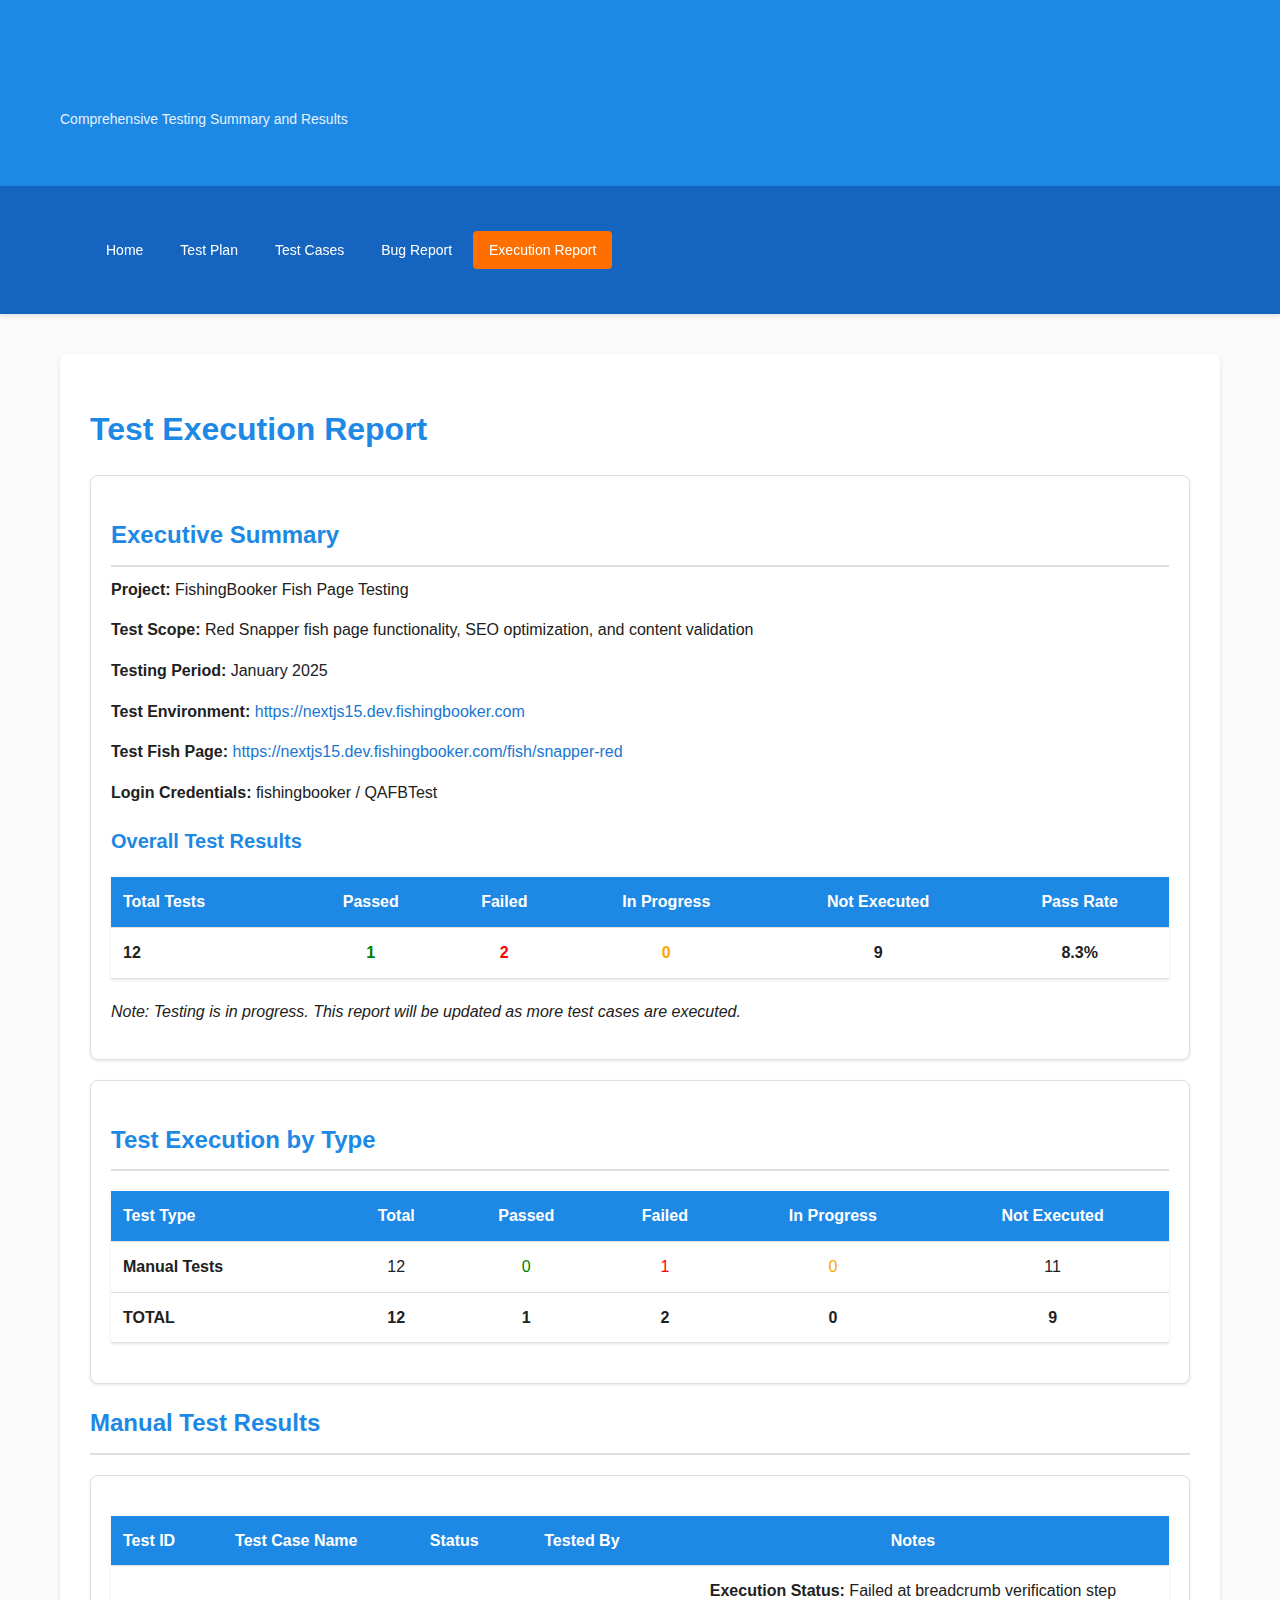
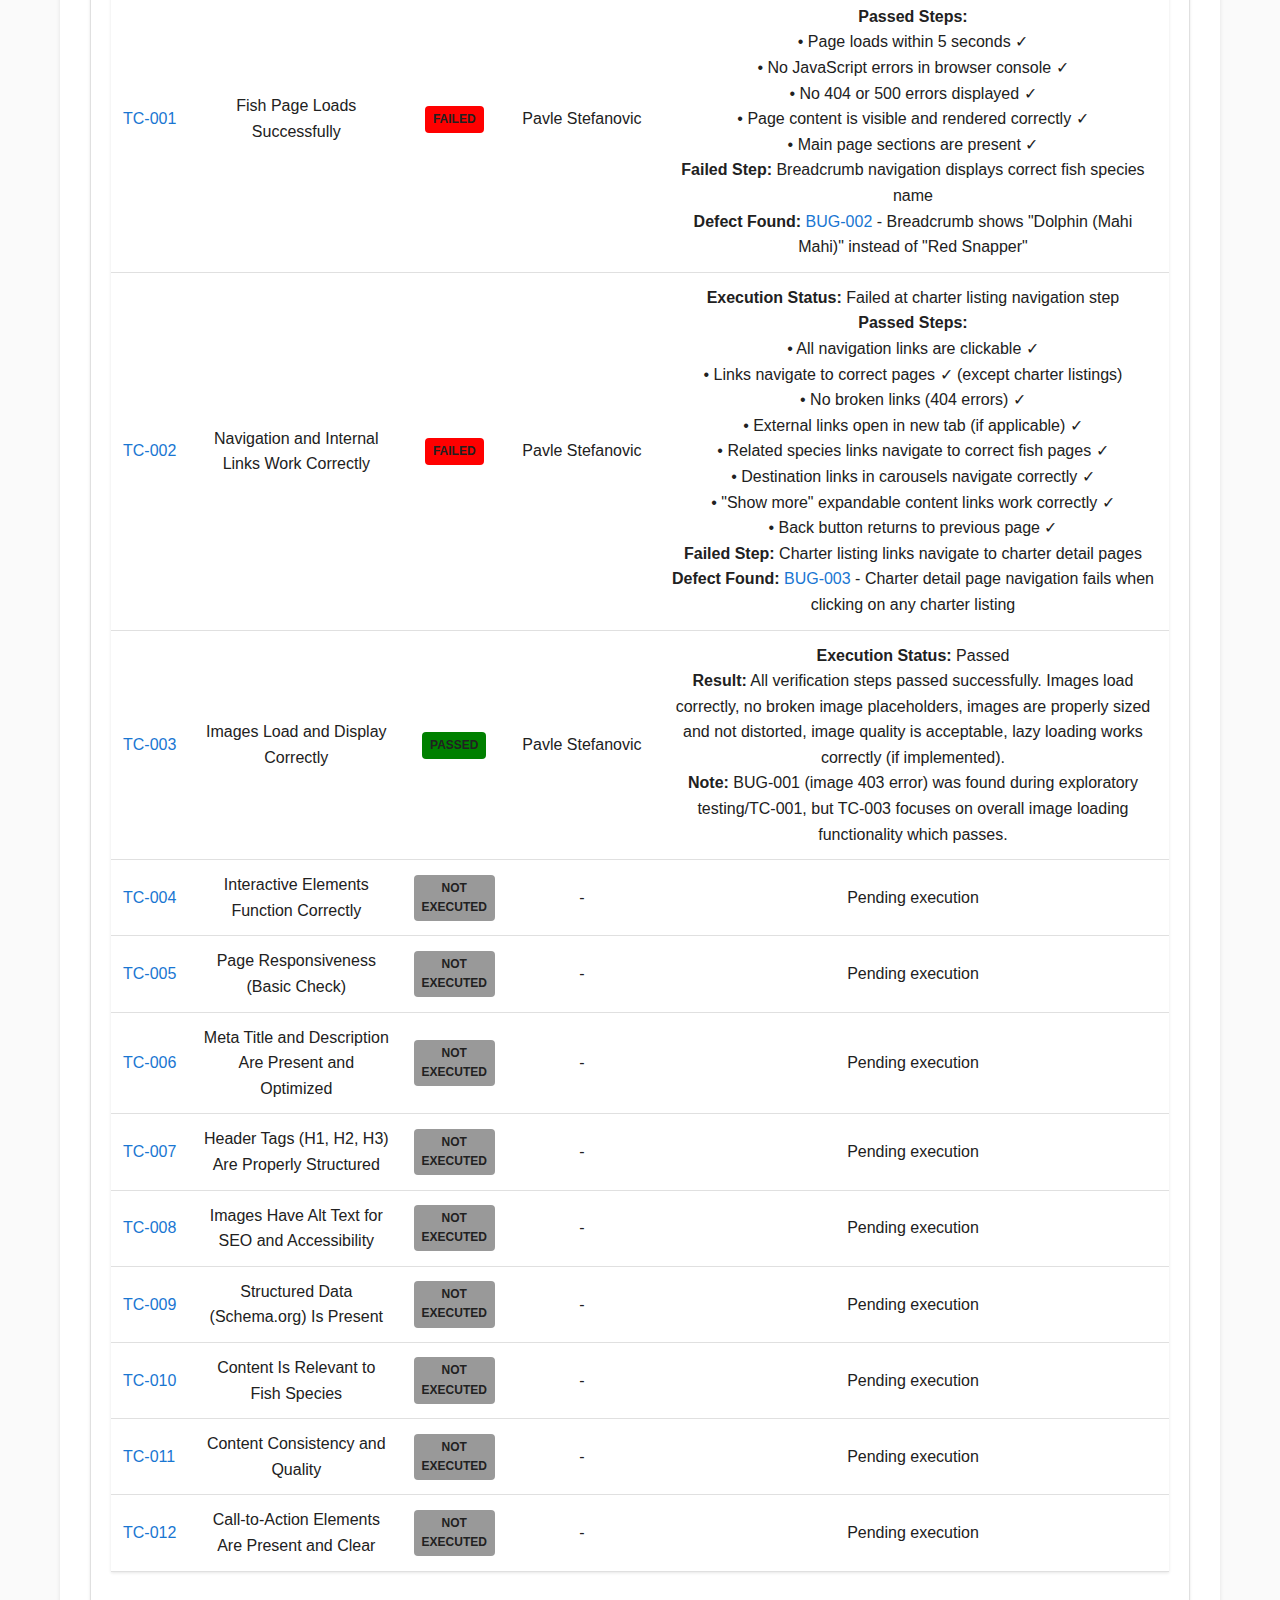
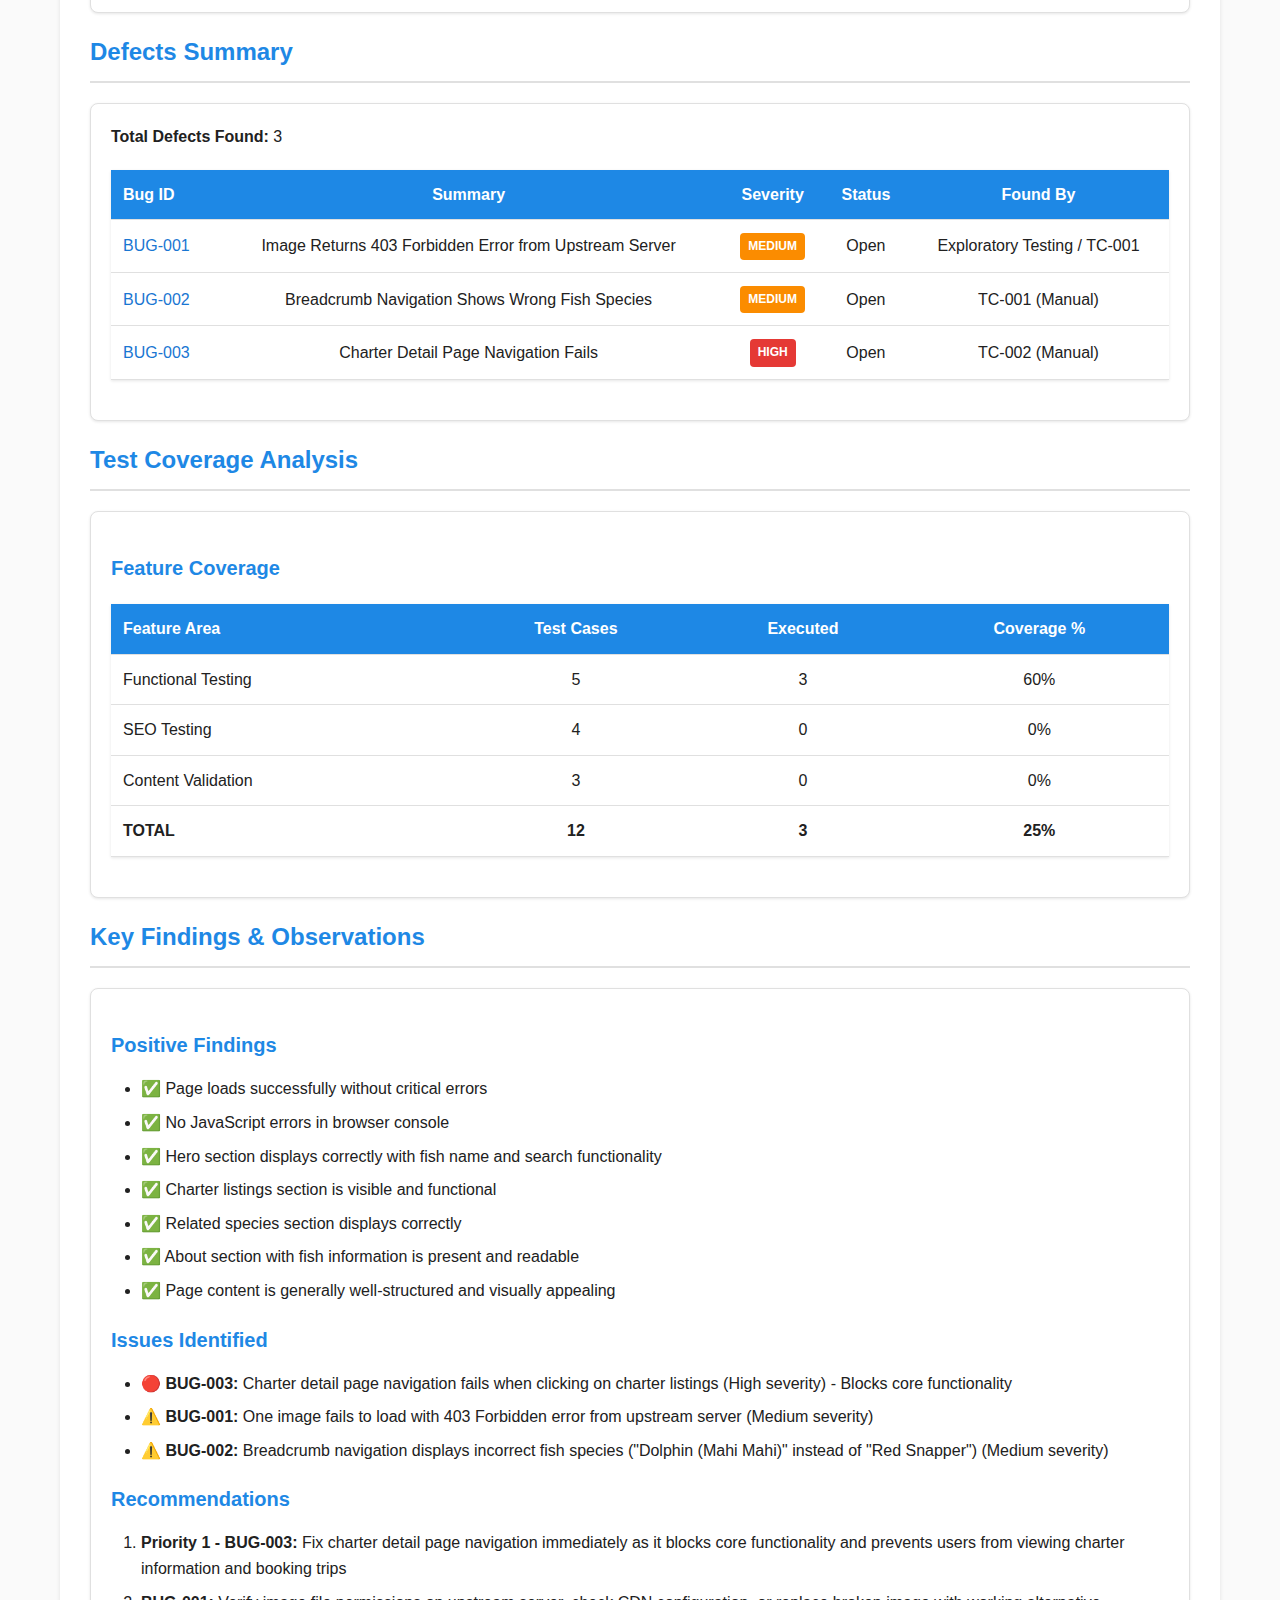
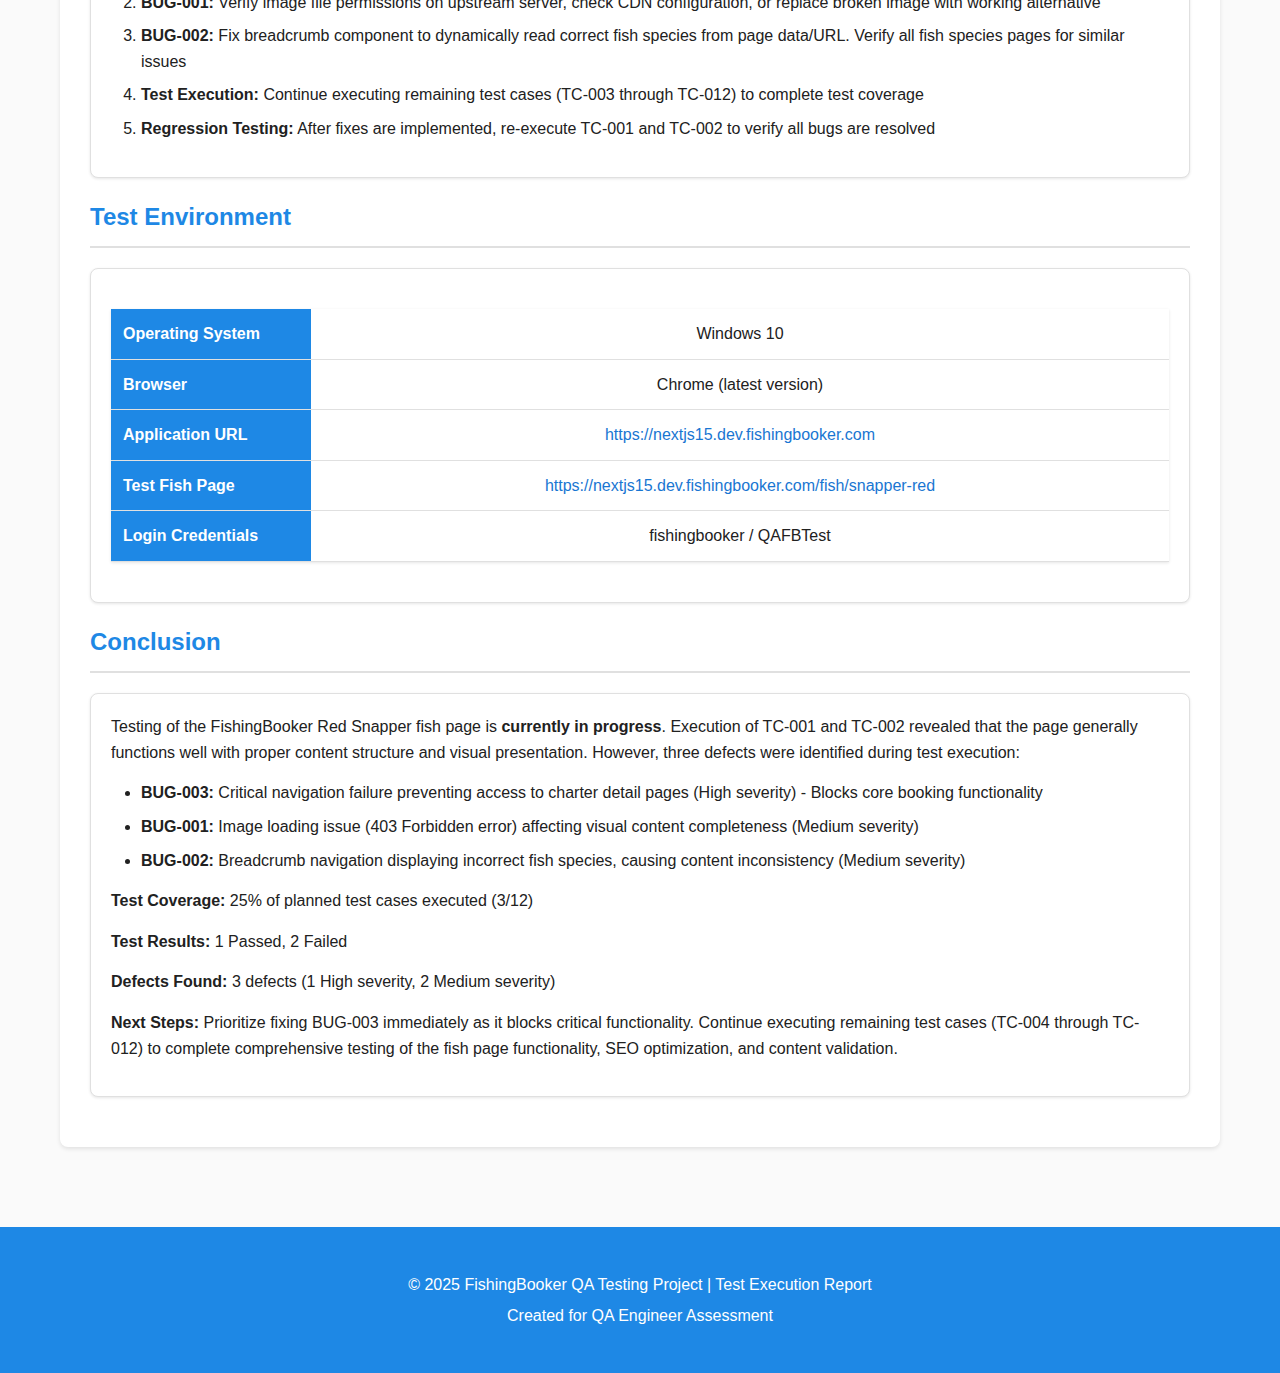
<file: docs/test-execution-report.html>
<!DOCTYPE html>
<html lang="en">
<head>
    <meta charset="UTF-8">
    <meta name="viewport" content="width=device-width, initial-scale=1.0">
    <title>Test Execution Report - FishingBooker QA Homework</title>
    <link rel="stylesheet" href="style.css">
</head>
<body>
    <header>
        <div class="container">
            <div>
                <h1>Test Execution Report - FishingBooker Fish Page Testing</h1>
                <p class="subtitle">Comprehensive Testing Summary and Results</p>
            </div>
        </div>
    </header>

    <nav>
        <div class="container">
            <ul>
                <li><a href="index.html">Home</a></li>
                <li><a href="test-plan.html">Test Plan</a></li>
                <li><a href="test-cases.html">Test Cases</a></li>
                <li><a href="bug-report.html">Bug Report</a></li>
                <li><a href="test-execution-report.html" class="active">Execution Report</a></li>
            </ul>
        </div>
    </nav>

    <div class="container">
        <main>
            <h1>Test Execution Report</h1>
            
            <div class="card">
                <h2>Executive Summary</h2>
                <p><strong>Project:</strong> FishingBooker Fish Page Testing</p>
                <p><strong>Test Scope:</strong> Red Snapper fish page functionality, SEO optimization, and content validation</p>
                <p><strong>Testing Period:</strong> January 2025</p>
                <p><strong>Test Environment:</strong> <a href="https://nextjs15.dev.fishingbooker.com" target="_blank">https://nextjs15.dev.fishingbooker.com</a></p>
                <p><strong>Test Fish Page:</strong> <a href="https://nextjs15.dev.fishingbooker.com/fish/snapper-red" target="_blank">https://nextjs15.dev.fishingbooker.com/fish/snapper-red</a></p>
                <p><strong>Login Credentials:</strong> fishingbooker / QAFBTest</p>
                
                <h3>Overall Test Results</h3>
                <table>
                    <thead>
                        <tr>
                            <th>Total Tests</th>
                            <th>Passed</th>
                            <th>Failed</th>
                            <th>In Progress</th>
                            <th>Not Executed</th>
                            <th>Pass Rate</th>
                        </tr>
                    </thead>
                    <tbody>
                        <tr style="font-weight: 600;">
                            <td>12</td>
                            <td style="color: green;">1</td>
                            <td style="color: red;">2</td>
                            <td style="color: orange;">0</td>
                            <td>9</td>
                            <td>8.3%</td>
                        </tr>
                    </tbody>
                </table>
                <p style="margin-top: 10px;"><em>Note: Testing is in progress. This report will be updated as more test cases are executed.</em></p>
            </div>

            <div class="card">
                <h2>Test Execution by Type</h2>
                <table>
                    <thead>
                        <tr>
                            <th>Test Type</th>
                            <th>Total</th>
                            <th>Passed</th>
                            <th>Failed</th>
                            <th>In Progress</th>
                            <th>Not Executed</th>
                        </tr>
                    </thead>
                    <tbody>
                        <tr>
                            <td><strong>Manual Tests</strong></td>
                            <td>12</td>
                            <td style="color: green;">0</td>
                            <td style="color: red;">1</td>
                            <td style="color: orange;">0</td>
                            <td>11</td>
                        </tr>
                        <tr style="font-weight: 600;">
                            <td>TOTAL</td>
                            <td>12</td>
                            <td>1</td>
                            <td>2</td>
                            <td>0</td>
                            <td>9</td>
                        </tr>
                    </tbody>
                </table>
            </div>

            <h2>Manual Test Results</h2>
            
            <div class="card">
                <table>
                    <thead>
                        <tr>
                            <th style="width: 80px;">Test ID</th>
                            <th>Test Case Name</th>
                            <th style="width: 100px;">Status</th>
                            <th style="width: 150px;">Tested By</th>
                            <th>Notes</th>
                        </tr>
                    </thead>
                    <tbody>
                        <tr>
                            <td><a href="test-cases.html#TC-001">TC-001</a></td>
                            <td>Fish Page Loads Successfully</td>
                            <td><span class="badge" style="background-color: red;">FAILED</span></td>
                            <td>Pavle Stefanovic</td>
                            <td>
                                <strong>Execution Status:</strong> Failed at breadcrumb verification step<br>
                                <strong>Passed Steps:</strong><br>
                                • Page loads within 5 seconds ✓<br>
                                • No JavaScript errors in browser console ✓<br>
                                • No 404 or 500 errors displayed ✓<br>
                                • Page content is visible and rendered correctly ✓<br>
                                • Main page sections are present ✓<br>
                                <strong>Failed Step:</strong> Breadcrumb navigation displays correct fish species name<br>
                                <strong>Defect Found:</strong> <a href="bug-report.html#BUG-002">BUG-002</a> - Breadcrumb shows "Dolphin (Mahi Mahi)" instead of "Red Snapper"
                            </td>
                        </tr>
                        <tr>
                            <td><a href="test-cases.html#TC-002">TC-002</a></td>
                            <td>Navigation and Internal Links Work Correctly</td>
                            <td><span class="badge" style="background-color: red;">FAILED</span></td>
                            <td>Pavle Stefanovic</td>
                            <td>
                                <strong>Execution Status:</strong> Failed at charter listing navigation step<br>
                                <strong>Passed Steps:</strong><br>
                                • All navigation links are clickable ✓<br>
                                • Links navigate to correct pages ✓ (except charter listings)<br>
                                • No broken links (404 errors) ✓<br>
                                • External links open in new tab (if applicable) ✓<br>
                                • Related species links navigate to correct fish pages ✓<br>
                                • Destination links in carousels navigate correctly ✓<br>
                                • "Show more" expandable content links work correctly ✓<br>
                                • Back button returns to previous page ✓<br>
                                <strong>Failed Step:</strong> Charter listing links navigate to charter detail pages<br>
                                <strong>Defect Found:</strong> <a href="bug-report.html#BUG-003">BUG-003</a> - Charter detail page navigation fails when clicking on any charter listing
                            </td>
                        </tr>
                        <tr>
                            <td><a href="test-cases.html#TC-003">TC-003</a></td>
                            <td>Images Load and Display Correctly</td>
                            <td><span class="badge" style="background-color: green;">PASSED</span></td>
                            <td>Pavle Stefanovic</td>
                            <td>
                                <strong>Execution Status:</strong> Passed<br>
                                <strong>Result:</strong> All verification steps passed successfully. Images load correctly, no broken image placeholders, images are properly sized and not distorted, image quality is acceptable, lazy loading works correctly (if implemented).<br>
                                <strong>Note:</strong> BUG-001 (image 403 error) was found during exploratory testing/TC-001, but TC-003 focuses on overall image loading functionality which passes.
                            </td>
                        </tr>
                        <tr>
                            <td><a href="test-cases.html#TC-004">TC-004</a></td>
                            <td>Interactive Elements Function Correctly</td>
                            <td><span class="badge" style="background-color: #999;">NOT EXECUTED</span></td>
                            <td>-</td>
                            <td>Pending execution</td>
                        </tr>
                        <tr>
                            <td><a href="test-cases.html#TC-005">TC-005</a></td>
                            <td>Page Responsiveness (Basic Check)</td>
                            <td><span class="badge" style="background-color: #999;">NOT EXECUTED</span></td>
                            <td>-</td>
                            <td>Pending execution</td>
                        </tr>
                        <tr>
                            <td><a href="test-cases.html#TC-006">TC-006</a></td>
                            <td>Meta Title and Description Are Present and Optimized</td>
                            <td><span class="badge" style="background-color: #999;">NOT EXECUTED</span></td>
                            <td>-</td>
                            <td>Pending execution</td>
                        </tr>
                        <tr>
                            <td><a href="test-cases.html#TC-007">TC-007</a></td>
                            <td>Header Tags (H1, H2, H3) Are Properly Structured</td>
                            <td><span class="badge" style="background-color: #999;">NOT EXECUTED</span></td>
                            <td>-</td>
                            <td>Pending execution</td>
                        </tr>
                        <tr>
                            <td><a href="test-cases.html#TC-008">TC-008</a></td>
                            <td>Images Have Alt Text for SEO and Accessibility</td>
                            <td><span class="badge" style="background-color: #999;">NOT EXECUTED</span></td>
                            <td>-</td>
                            <td>Pending execution</td>
                        </tr>
                        <tr>
                            <td><a href="test-cases.html#TC-009">TC-009</a></td>
                            <td>Structured Data (Schema.org) Is Present</td>
                            <td><span class="badge" style="background-color: #999;">NOT EXECUTED</span></td>
                            <td>-</td>
                            <td>Pending execution</td>
                        </tr>
                        <tr>
                            <td><a href="test-cases.html#TC-010">TC-010</a></td>
                            <td>Content Is Relevant to Fish Species</td>
                            <td><span class="badge" style="background-color: #999;">NOT EXECUTED</span></td>
                            <td>-</td>
                            <td>Pending execution</td>
                        </tr>
                        <tr>
                            <td><a href="test-cases.html#TC-011">TC-011</a></td>
                            <td>Content Consistency and Quality</td>
                            <td><span class="badge" style="background-color: #999;">NOT EXECUTED</span></td>
                            <td>-</td>
                            <td>Pending execution</td>
                        </tr>
                        <tr>
                            <td><a href="test-cases.html#TC-012">TC-012</a></td>
                            <td>Call-to-Action Elements Are Present and Clear</td>
                            <td><span class="badge" style="background-color: #999;">NOT EXECUTED</span></td>
                            <td>-</td>
                            <td>Pending execution</td>
                        </tr>
                    </tbody>
                </table>
            </div>

            <h2>Defects Summary</h2>
            
            <div class="card">
                <p><strong>Total Defects Found:</strong> 3</p>
                
                <table>
                    <thead>
                        <tr>
                            <th>Bug ID</th>
                            <th>Summary</th>
                            <th>Severity</th>
                            <th>Status</th>
                            <th>Found By</th>
                        </tr>
                    </thead>
                    <tbody>
                        <tr>
                            <td><a href="bug-report.html#BUG-001">BUG-001</a></td>
                            <td>Image Returns 403 Forbidden Error from Upstream Server</td>
                            <td><span class="badge badge-medium">Medium</span></td>
                            <td>Open</td>
                            <td>Exploratory Testing / TC-001</td>
                        </tr>
                        <tr>
                            <td><a href="bug-report.html#BUG-002">BUG-002</a></td>
                            <td>Breadcrumb Navigation Shows Wrong Fish Species</td>
                            <td><span class="badge badge-medium">Medium</span></td>
                            <td>Open</td>
                            <td>TC-001 (Manual)</td>
                        </tr>
                        <tr>
                            <td><a href="bug-report.html#BUG-003">BUG-003</a></td>
                            <td>Charter Detail Page Navigation Fails</td>
                            <td><span class="badge badge-high">High</span></td>
                            <td>Open</td>
                            <td>TC-002 (Manual)</td>
                        </tr>
                    </tbody>
                </table>
            </div>

            <h2>Test Coverage Analysis</h2>
            
            <div class="card">
                <h3>Feature Coverage</h3>
                <table>
                    <thead>
                        <tr>
                            <th>Feature Area</th>
                            <th>Test Cases</th>
                            <th>Executed</th>
                            <th>Coverage %</th>
                        </tr>
                    </thead>
                    <tbody>
                        <tr>
                            <td>Functional Testing</td>
                            <td>5</td>
                            <td>3</td>
                            <td>60%</td>
                        </tr>
                        <tr>
                            <td>SEO Testing</td>
                            <td>4</td>
                            <td>0</td>
                            <td>0%</td>
                        </tr>
                        <tr>
                            <td>Content Validation</td>
                            <td>3</td>
                            <td>0</td>
                            <td>0%</td>
                        </tr>
                        <tr style="font-weight: 600;">
                            <td>TOTAL</td>
                            <td>12</td>
                            <td>3</td>
                            <td>25%</td>
                        </tr>
                    </tbody>
                </table>
            </div>

            <h2>Key Findings & Observations</h2>
            
            <div class="card">
                <h3>Positive Findings</h3>
                <ul>
                    <li>✅ Page loads successfully without critical errors</li>
                    <li>✅ No JavaScript errors in browser console</li>
                    <li>✅ Hero section displays correctly with fish name and search functionality</li>
                    <li>✅ Charter listings section is visible and functional</li>
                    <li>✅ Related species section displays correctly</li>
                    <li>✅ About section with fish information is present and readable</li>
                    <li>✅ Page content is generally well-structured and visually appealing</li>
                </ul>

                <h3>Issues Identified</h3>
                <ul>
                    <li>🔴 <strong>BUG-003:</strong> Charter detail page navigation fails when clicking on charter listings (High severity) - Blocks core functionality</li>
                    <li>⚠️ <strong>BUG-001:</strong> One image fails to load with 403 Forbidden error from upstream server (Medium severity)</li>
                    <li>⚠️ <strong>BUG-002:</strong> Breadcrumb navigation displays incorrect fish species ("Dolphin (Mahi Mahi)" instead of "Red Snapper") (Medium severity)</li>
                </ul>

                <h3>Recommendations</h3>
                <ol>
                    <li><strong>Priority 1 - BUG-003:</strong> Fix charter detail page navigation immediately as it blocks core functionality and prevents users from viewing charter information and booking trips</li>
                    <li><strong>BUG-001:</strong> Verify image file permissions on upstream server, check CDN configuration, or replace broken image with working alternative</li>
                    <li><strong>BUG-002:</strong> Fix breadcrumb component to dynamically read correct fish species from page data/URL. Verify all fish species pages for similar issues</li>
                    <li><strong>Test Execution:</strong> Continue executing remaining test cases (TC-003 through TC-012) to complete test coverage</li>
                    <li><strong>Regression Testing:</strong> After fixes are implemented, re-execute TC-001 and TC-002 to verify all bugs are resolved</li>
                </ol>
            </div>

            <h2>Test Environment</h2>
            
            <div class="card">
                <table>
                    <tr>
                        <th style="width: 200px;">Operating System</th>
                        <td>Windows 10</td>
                    </tr>
                    <tr>
                        <th>Browser</th>
                        <td>Chrome (latest version)</td>
                    </tr>
                    <tr>
                        <th>Application URL</th>
                        <td><a href="https://nextjs15.dev.fishingbooker.com" target="_blank">https://nextjs15.dev.fishingbooker.com</a></td>
                    </tr>
                    <tr>
                        <th>Test Fish Page</th>
                        <td><a href="https://nextjs15.dev.fishingbooker.com/fish/snapper-red" target="_blank">https://nextjs15.dev.fishingbooker.com/fish/snapper-red</a></td>
                    </tr>
                    <tr>
                        <th>Login Credentials</th>
                        <td>fishingbooker / QAFBTest</td>
                    </tr>
                </table>
            </div>

            <h2>Conclusion</h2>
            
            <div class="card">
                <p>Testing of the FishingBooker Red Snapper fish page is <strong>currently in progress</strong>. Execution of TC-001 and TC-002 revealed that the page generally functions well with proper content structure and visual presentation. However, three defects were identified during test execution:</p>
                
                <ul>
                    <li><strong>BUG-003:</strong> Critical navigation failure preventing access to charter detail pages (High severity) - Blocks core booking functionality</li>
                    <li><strong>BUG-001:</strong> Image loading issue (403 Forbidden error) affecting visual content completeness (Medium severity)</li>
                    <li><strong>BUG-002:</strong> Breadcrumb navigation displaying incorrect fish species, causing content inconsistency (Medium severity)</li>
                </ul>
                
                <p><strong>Test Coverage:</strong> 25% of planned test cases executed (3/12)</p>
                <p><strong>Test Results:</strong> 1 Passed, 2 Failed</p>
                <p><strong>Defects Found:</strong> 3 defects (1 High severity, 2 Medium severity)</p>
                <p><strong>Next Steps:</strong> Prioritize fixing BUG-003 immediately as it blocks critical functionality. Continue executing remaining test cases (TC-004 through TC-012) to complete comprehensive testing of the fish page functionality, SEO optimization, and content validation.</p>
            </div>

        </main>
    </div>

    <footer>
        <div class="container">
            <p>&copy; 2025 FishingBooker QA Testing Project | Test Execution Report</p>
            <p>Created for QA Engineer Assessment</p>
        </div>
    </footer>
</body>
</html>
</file>
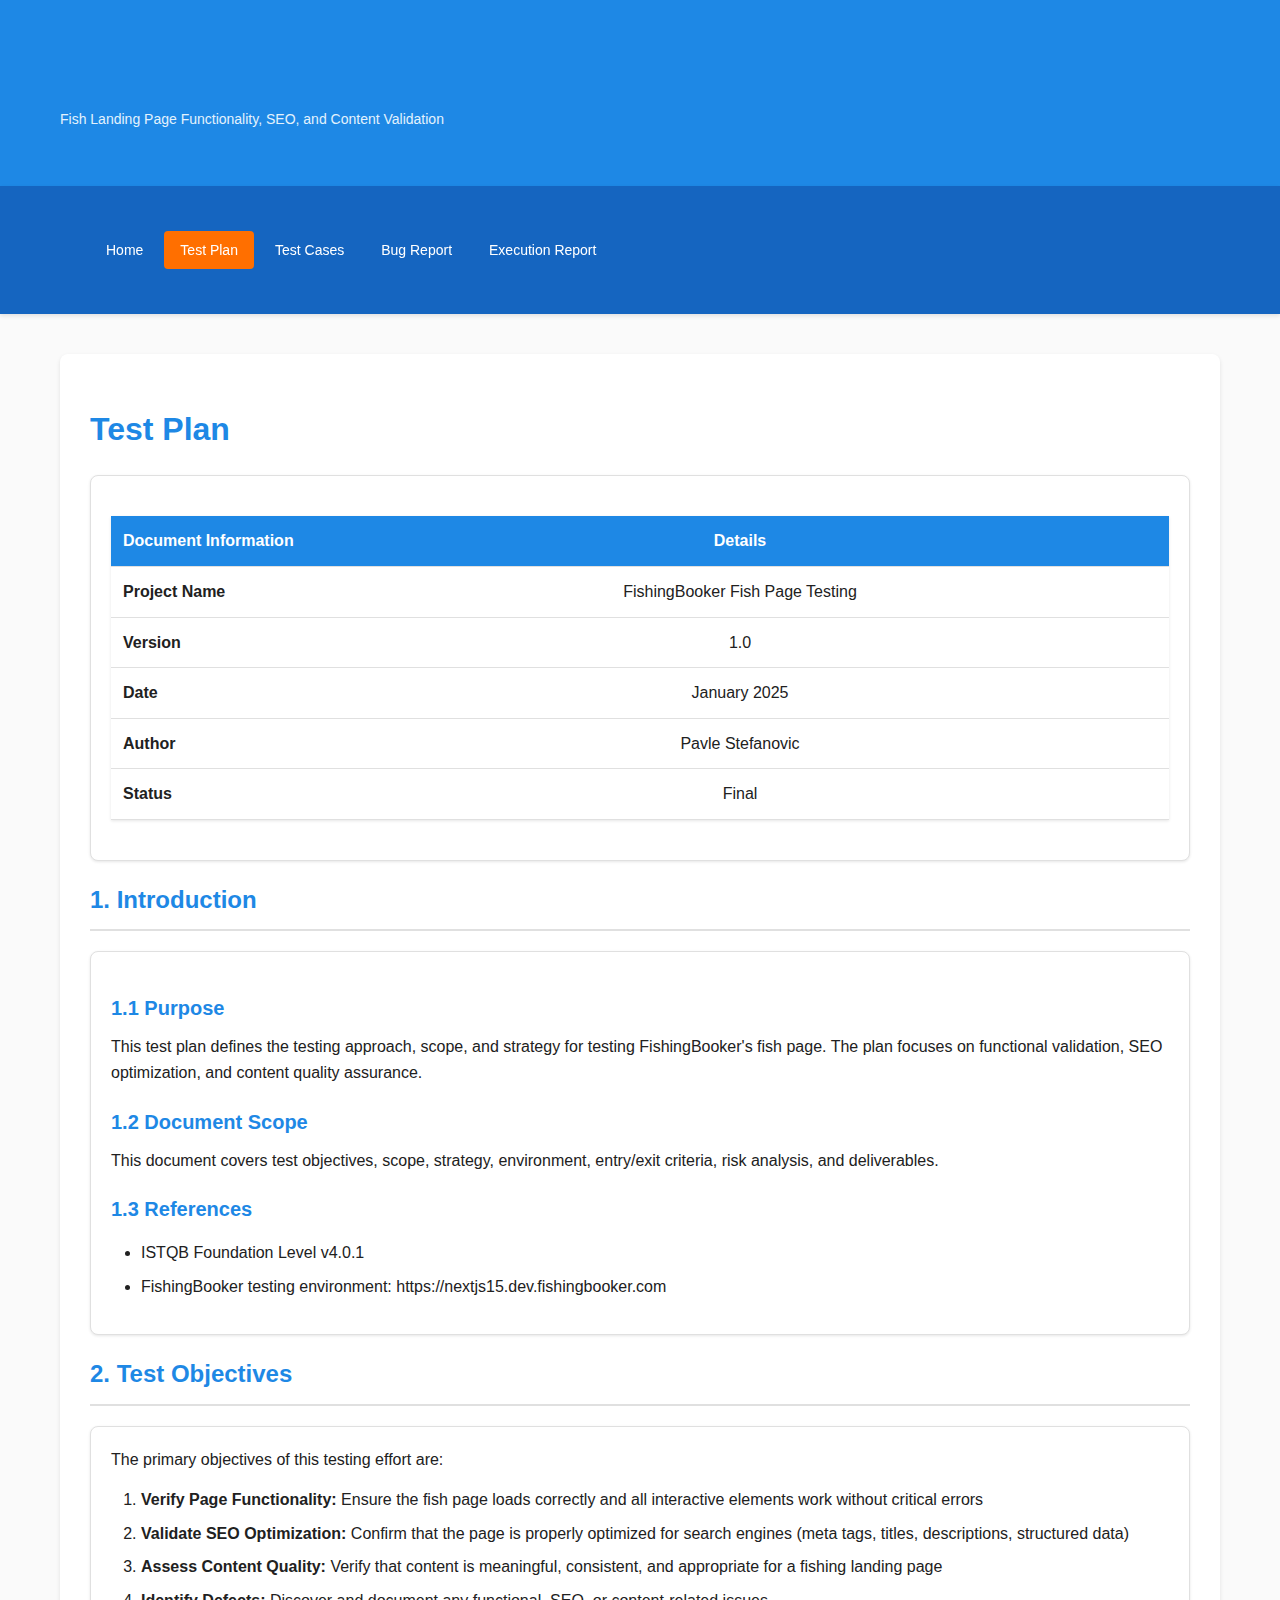
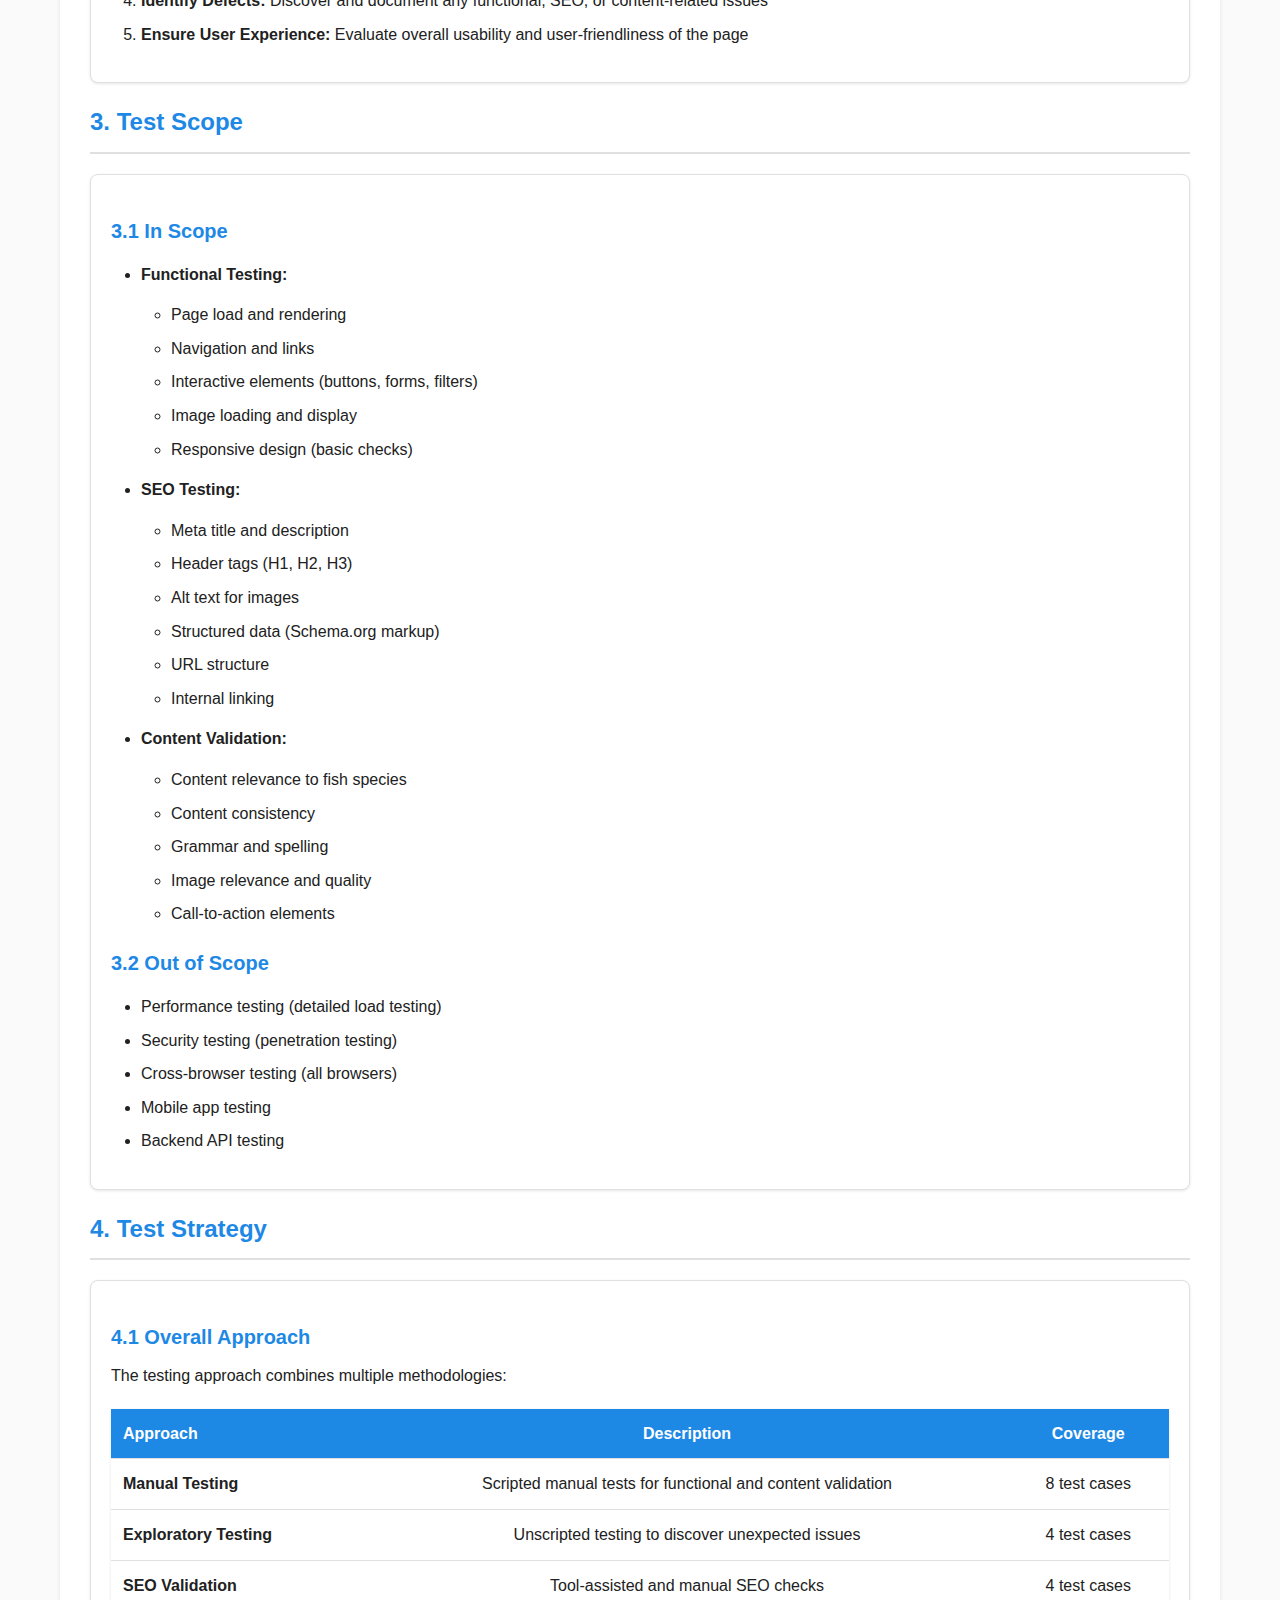
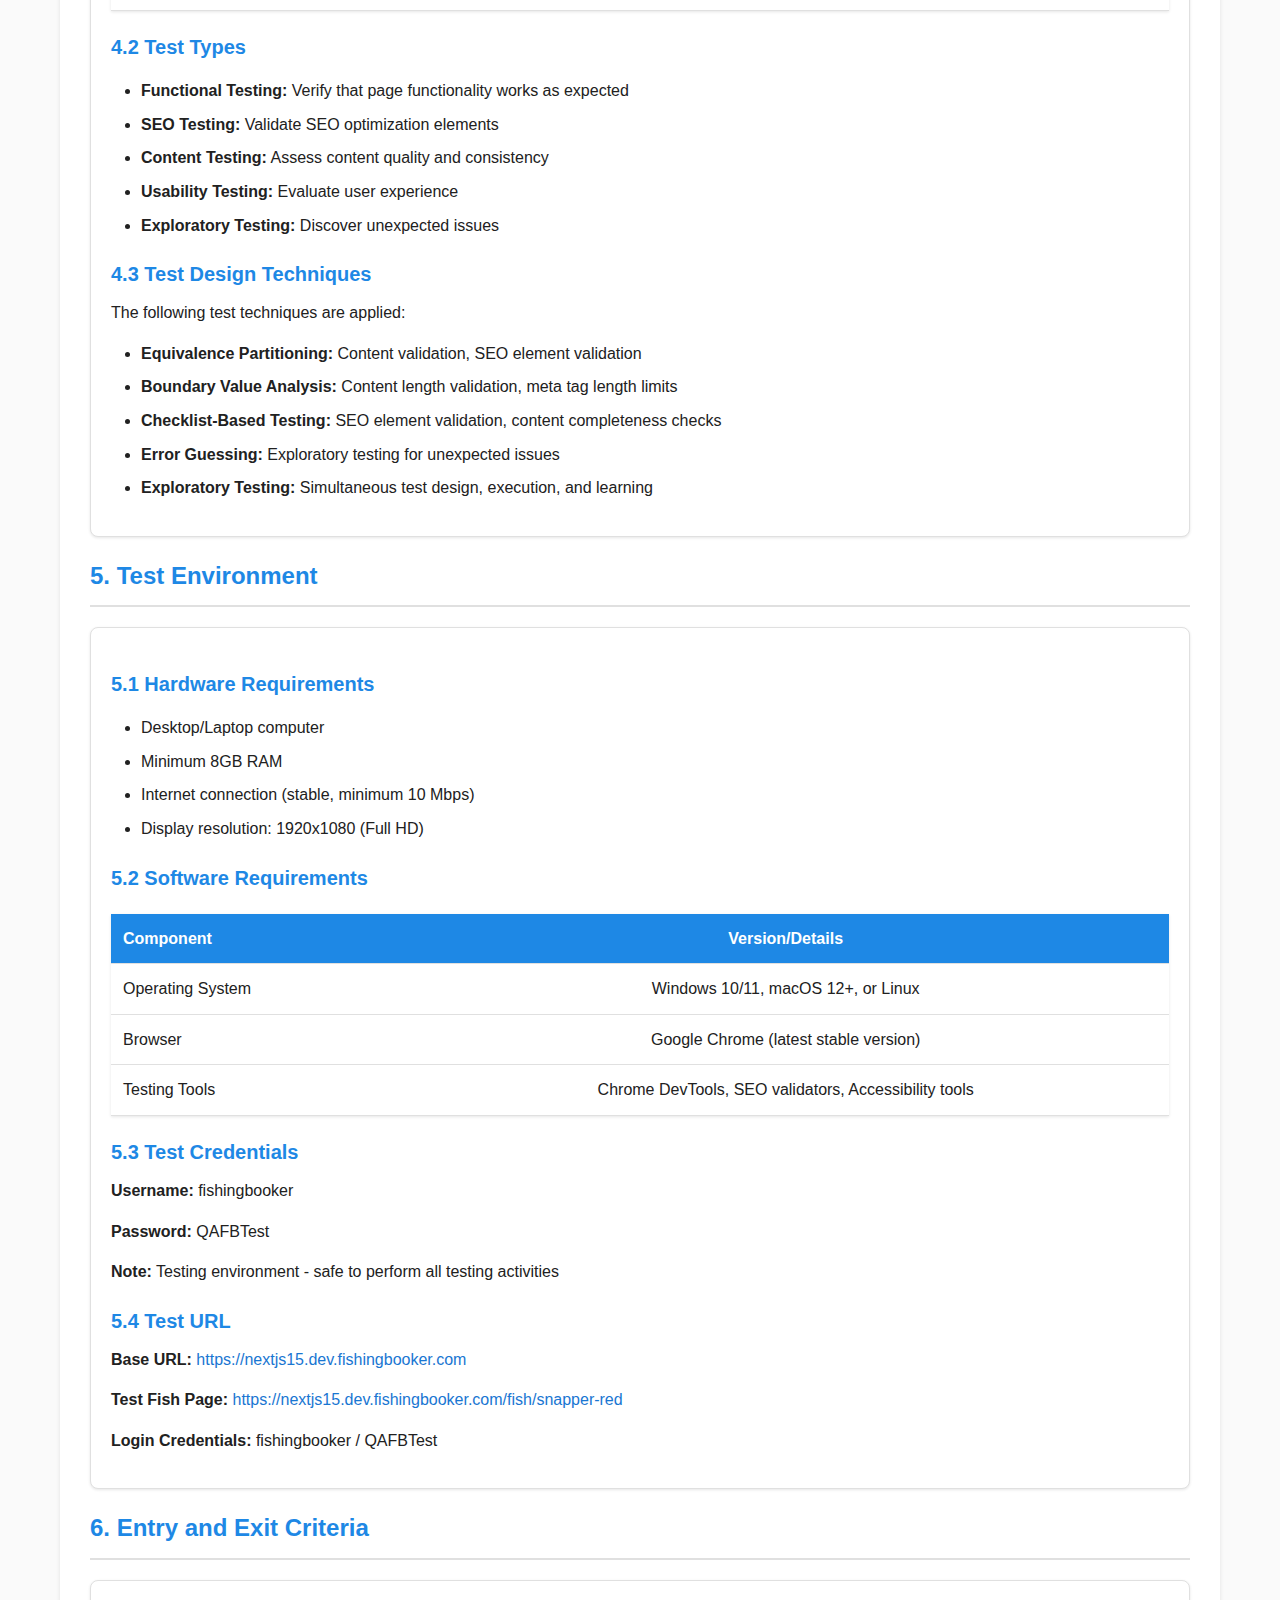
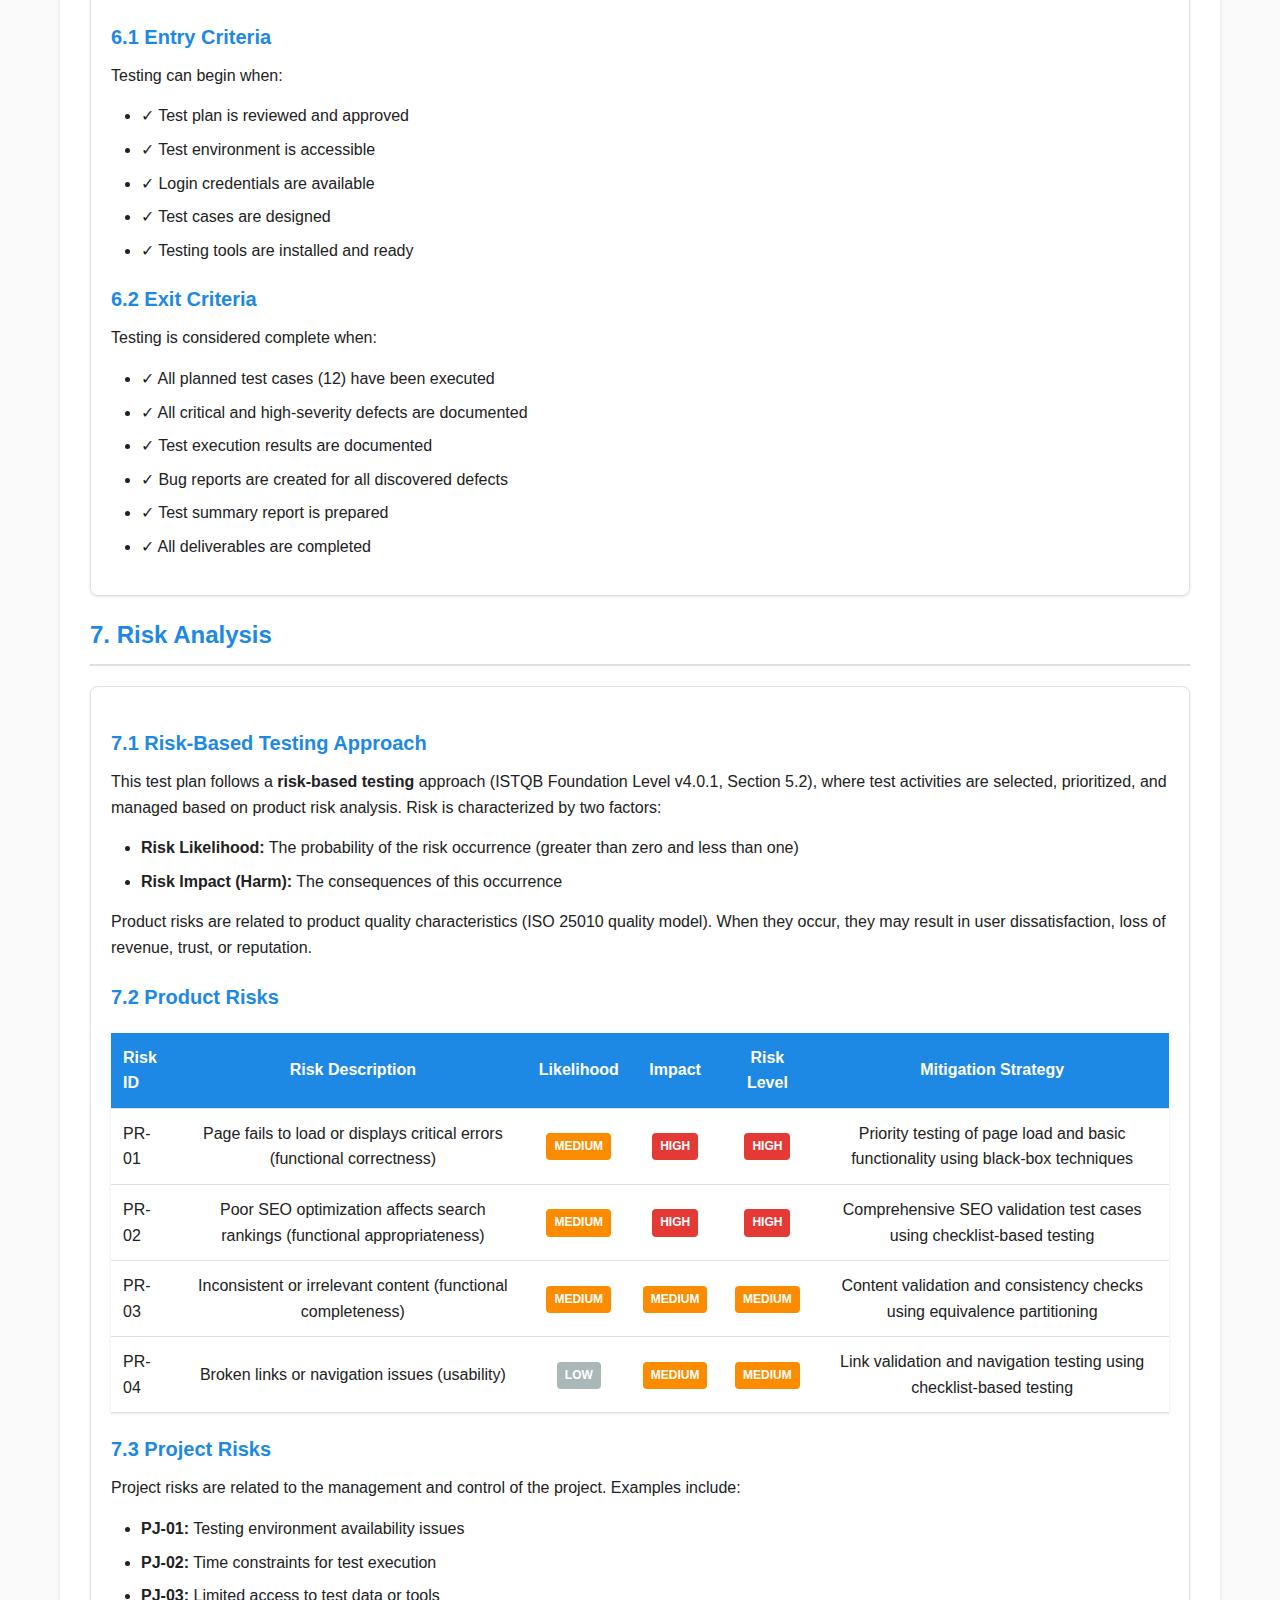
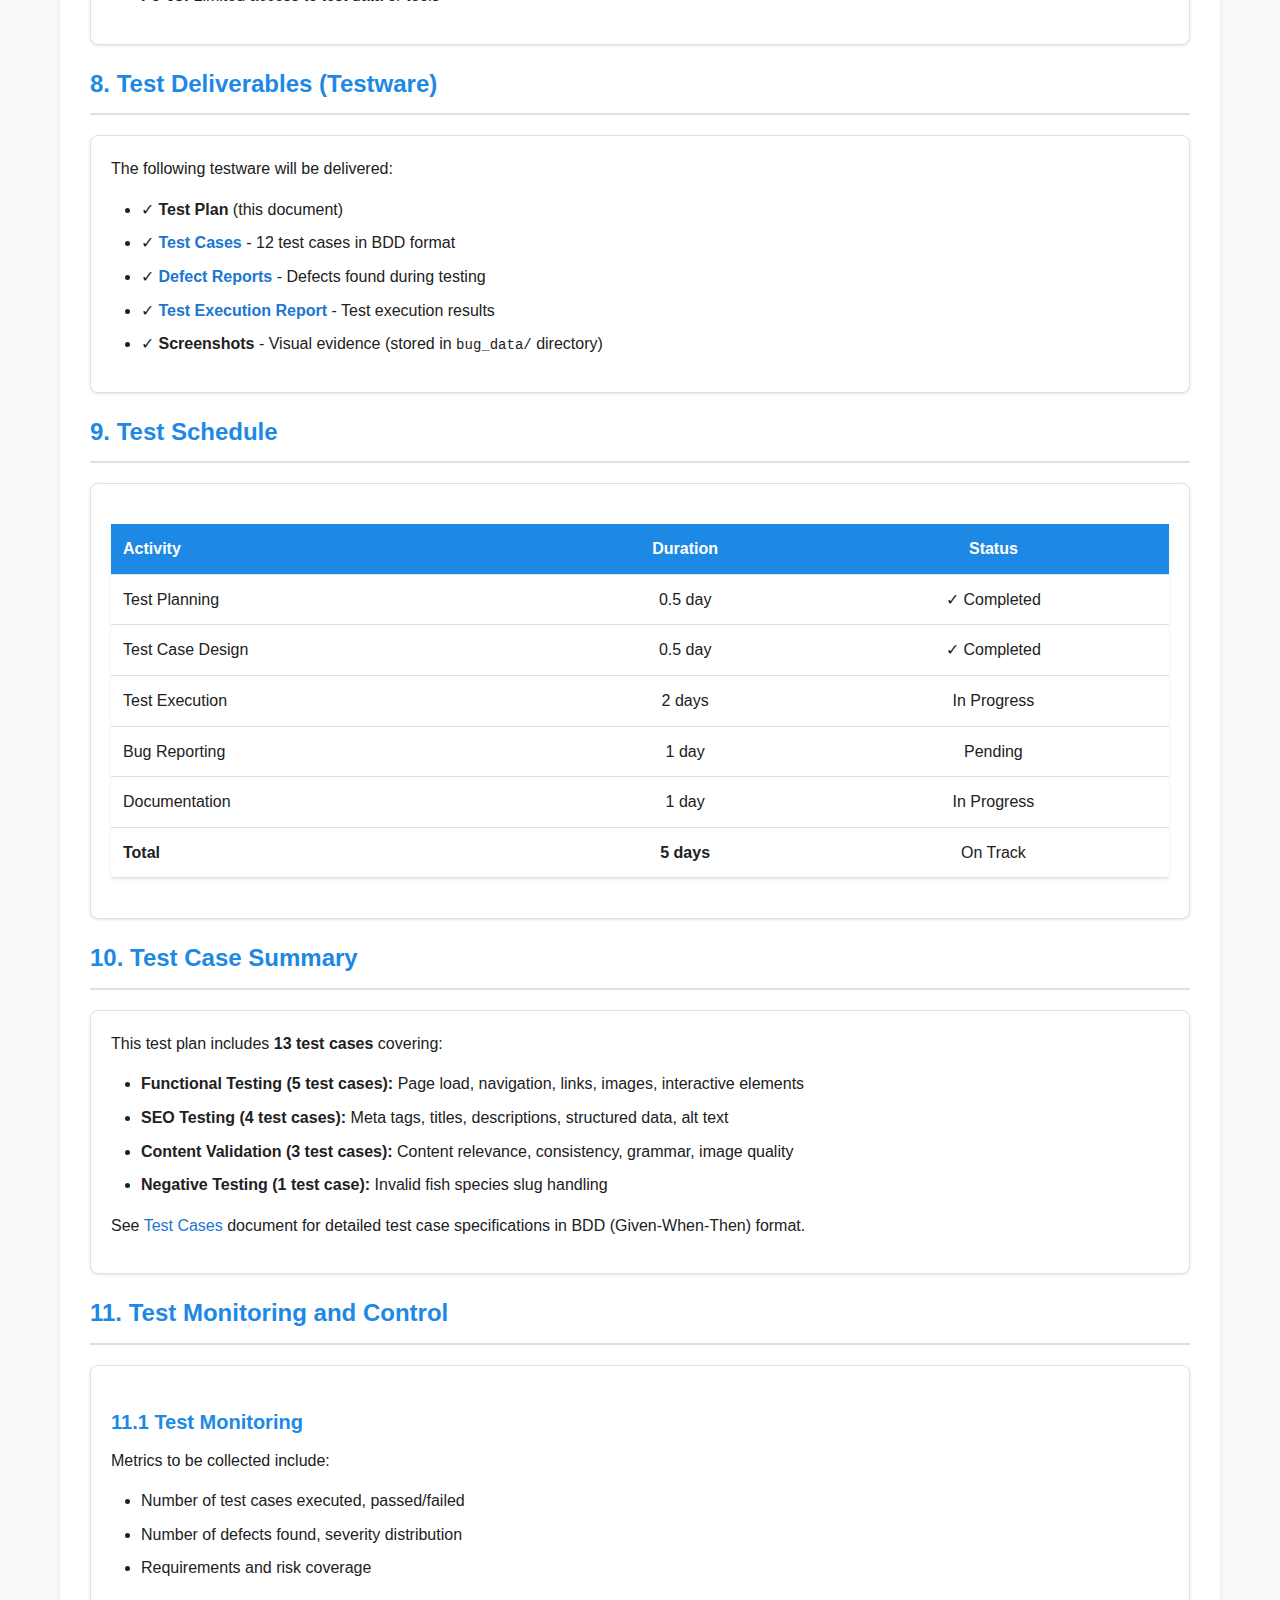
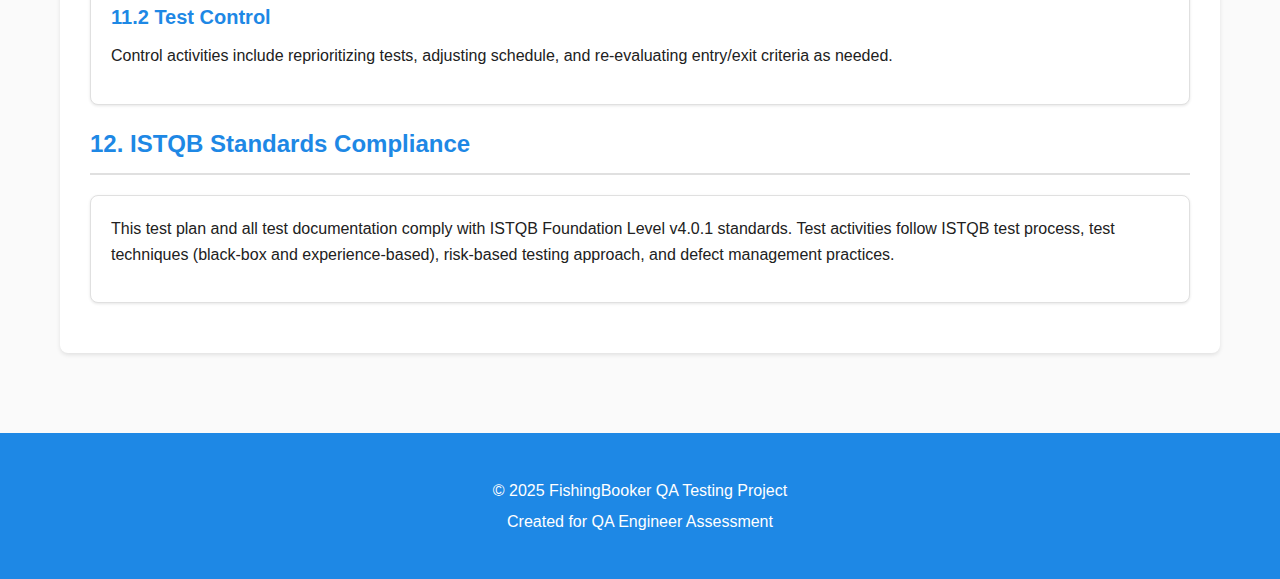
<file: docs/test-plan.html>
<!DOCTYPE html>
<html lang="en">
<head>
    <meta charset="UTF-8">
    <meta name="viewport" content="width=device-width, initial-scale=1.0">
    <title>Test Plan - FishingBooker QA Homework</title>
    <link rel="stylesheet" href="style.css">
</head>
<body>
    <header>
        <div class="container">
            <div>
                <h1>Test Plan - FishingBooker Fish Page Testing</h1>
                <p class="subtitle">Fish Landing Page Functionality, SEO, and Content Validation</p>
            </div>
        </div>
    </header>

    <nav>
        <div class="container">
            <ul>
                <li><a href="index.html">Home</a></li>
                <li><a href="test-plan.html" class="active">Test Plan</a></li>
                <li><a href="test-cases.html">Test Cases</a></li>
                <li><a href="bug-report.html">Bug Report</a></li>
                <li><a href="test-execution-report.html">Execution Report</a></li>
            </ul>
        </div>
    </nav>

    <div class="container">
        <main>
            <h1>Test Plan</h1>
            
            <div class="card">
                <table>
                    <tr>
                        <th style="width: 200px;">Document Information</th>
                        <th>Details</th>
                    </tr>
                    <tr>
                        <td><strong>Project Name</strong></td>
                        <td>FishingBooker Fish Page Testing</td>
                    </tr>
                    <tr>
                        <td><strong>Version</strong></td>
                        <td>1.0</td>
                    </tr>
                    <tr>
                        <td><strong>Date</strong></td>
                        <td>January 2025</td>
                    </tr>
                    <tr>
                        <td><strong>Author</strong></td>
                        <td>Pavle Stefanovic</td>
                    </tr>
                    <tr>
                        <td><strong>Status</strong></td>
                        <td>Final</td>
                    </tr>
                </table>
            </div>

            <h2>1. Introduction</h2>
            
            <div class="card">
                <h3>1.1 Purpose</h3>
                <p>This test plan defines the testing approach, scope, and strategy for testing FishingBooker's fish page. The plan focuses on functional validation, SEO optimization, and content quality assurance.</p>
                
                <h3>1.2 Document Scope</h3>
                <p>This document covers test objectives, scope, strategy, environment, entry/exit criteria, risk analysis, and deliverables.</p>

                <h3>1.3 References</h3>
                <ul>
                    <li>ISTQB Foundation Level v4.0.1</li>
                    <li>FishingBooker testing environment: https://nextjs15.dev.fishingbooker.com</li>
                </ul>
            </div>

            <h2>2. Test Objectives</h2>
            
            <div class="card">
                <p>The primary objectives of this testing effort are:</p>
                <ol>
                    <li><strong>Verify Page Functionality:</strong> Ensure the fish page loads correctly and all interactive elements work without critical errors</li>
                    <li><strong>Validate SEO Optimization:</strong> Confirm that the page is properly optimized for search engines (meta tags, titles, descriptions, structured data)</li>
                    <li><strong>Assess Content Quality:</strong> Verify that content is meaningful, consistent, and appropriate for a fishing landing page</li>
                    <li><strong>Identify Defects:</strong> Discover and document any functional, SEO, or content-related issues</li>
                    <li><strong>Ensure User Experience:</strong> Evaluate overall usability and user-friendliness of the page</li>
                </ol>
            </div>

            <h2>3. Test Scope</h2>
            
            <div class="card">
                <h3>3.1 In Scope</h3>
                <ul>
                    <li><strong>Functional Testing:</strong>
                        <ul>
                            <li>Page load and rendering</li>
                            <li>Navigation and links</li>
                            <li>Interactive elements (buttons, forms, filters)</li>
                            <li>Image loading and display</li>
                            <li>Responsive design (basic checks)</li>
                        </ul>
                    </li>
                    <li><strong>SEO Testing:</strong>
                        <ul>
                            <li>Meta title and description</li>
                            <li>Header tags (H1, H2, H3)</li>
                            <li>Alt text for images</li>
                            <li>Structured data (Schema.org markup)</li>
                            <li>URL structure</li>
                            <li>Internal linking</li>
                        </ul>
                    </li>
                    <li><strong>Content Validation:</strong>
                        <ul>
                            <li>Content relevance to fish species</li>
                            <li>Content consistency</li>
                            <li>Grammar and spelling</li>
                            <li>Image relevance and quality</li>
                            <li>Call-to-action elements</li>
                        </ul>
                    </li>
                </ul>

                <h3>3.2 Out of Scope</h3>
                <ul>
                    <li>Performance testing (detailed load testing)</li>
                    <li>Security testing (penetration testing)</li>
                    <li>Cross-browser testing (all browsers)</li>
                    <li>Mobile app testing</li>
                    <li>Backend API testing</li>
                </ul>
            </div>

            <h2>4. Test Strategy</h2>
            
            <div class="card">
                <h3>4.1 Overall Approach</h3>
                <p>The testing approach combines multiple methodologies:</p>
                
                <table>
                    <thead>
                        <tr>
                            <th>Approach</th>
                            <th>Description</th>
                            <th>Coverage</th>
                        </tr>
                    </thead>
                    <tbody>
                        <tr>
                            <td><strong>Manual Testing</strong></td>
                            <td>Scripted manual tests for functional and content validation</td>
                            <td>8 test cases</td>
                        </tr>
                        <tr>
                            <td><strong>Exploratory Testing</strong></td>
                            <td>Unscripted testing to discover unexpected issues</td>
                            <td>4 test cases</td>
                        </tr>
                        <tr>
                            <td><strong>SEO Validation</strong></td>
                            <td>Tool-assisted and manual SEO checks</td>
                            <td>4 test cases</td>
                        </tr>
                    </tbody>
                </table>

                <h3>4.2 Test Types</h3>
                <ul>
                    <li><strong>Functional Testing:</strong> Verify that page functionality works as expected</li>
                    <li><strong>SEO Testing:</strong> Validate SEO optimization elements</li>
                    <li><strong>Content Testing:</strong> Assess content quality and consistency</li>
                    <li><strong>Usability Testing:</strong> Evaluate user experience</li>
                    <li><strong>Exploratory Testing:</strong> Discover unexpected issues</li>
                </ul>

                <h3>4.3 Test Design Techniques</h3>
                <p>The following test techniques are applied:</p>
                <ul>
                    <li><strong>Equivalence Partitioning:</strong> Content validation, SEO element validation</li>
                    <li><strong>Boundary Value Analysis:</strong> Content length validation, meta tag length limits</li>
                    <li><strong>Checklist-Based Testing:</strong> SEO element validation, content completeness checks</li>
                    <li><strong>Error Guessing:</strong> Exploratory testing for unexpected issues</li>
                    <li><strong>Exploratory Testing:</strong> Simultaneous test design, execution, and learning</li>
                </ul>
            </div>

            <h2>5. Test Environment</h2>
            
            <div class="card">
                <h3>5.1 Hardware Requirements</h3>
                <ul>
                    <li>Desktop/Laptop computer</li>
                    <li>Minimum 8GB RAM</li>
                    <li>Internet connection (stable, minimum 10 Mbps)</li>
                    <li>Display resolution: 1920x1080 (Full HD)</li>
                </ul>

                <h3>5.2 Software Requirements</h3>
                <table>
                    <thead>
                        <tr>
                            <th>Component</th>
                            <th>Version/Details</th>
                        </tr>
                    </thead>
                    <tbody>
                        <tr>
                            <td>Operating System</td>
                            <td>Windows 10/11, macOS 12+, or Linux</td>
                        </tr>
                        <tr>
                            <td>Browser</td>
                            <td>Google Chrome (latest stable version)</td>
                        </tr>
                        <tr>
                            <td>Testing Tools</td>
                            <td>Chrome DevTools, SEO validators, Accessibility tools</td>
                        </tr>
                    </tbody>
                </table>

                <h3>5.3 Test Credentials</h3>
                <p><strong>Username:</strong> fishingbooker</p>
                <p><strong>Password:</strong> QAFBTest</p>
                <p><strong>Note:</strong> Testing environment - safe to perform all testing activities</p>

                <h3>5.4 Test URL</h3>
                <p><strong>Base URL:</strong> <a href="https://nextjs15.dev.fishingbooker.com" target="_blank">https://nextjs15.dev.fishingbooker.com</a></p>
                <p><strong>Test Fish Page:</strong> <a href="https://nextjs15.dev.fishingbooker.com/fish/snapper-red" target="_blank">https://nextjs15.dev.fishingbooker.com/fish/snapper-red</a></p>
                <p><strong>Login Credentials:</strong> fishingbooker / QAFBTest</p>
            </div>

            <h2>6. Entry and Exit Criteria</h2>
            
            <div class="card">
                <h3>6.1 Entry Criteria</h3>
                <p>Testing can begin when:</p>
                <ul>
                    <li>✓ Test plan is reviewed and approved</li>
                    <li>✓ Test environment is accessible</li>
                    <li>✓ Login credentials are available</li>
                    <li>✓ Test cases are designed</li>
                    <li>✓ Testing tools are installed and ready</li>
                </ul>

                <h3>6.2 Exit Criteria</h3>
                <p>Testing is considered complete when:</p>
                <ul>
                    <li>✓ All planned test cases (12) have been executed</li>
                    <li>✓ All critical and high-severity defects are documented</li>
                    <li>✓ Test execution results are documented</li>
                    <li>✓ Bug reports are created for all discovered defects</li>
                    <li>✓ Test summary report is prepared</li>
                    <li>✓ All deliverables are completed</li>
                </ul>
            </div>

            <h2>7. Risk Analysis</h2>
            
            <div class="card">
                <h3>7.1 Risk-Based Testing Approach</h3>
                <p>This test plan follows a <strong>risk-based testing</strong> approach (ISTQB Foundation Level v4.0.1, Section 5.2), where test activities are selected, prioritized, and managed based on product risk analysis. Risk is characterized by two factors:</p>
                <ul>
                    <li><strong>Risk Likelihood:</strong> The probability of the risk occurrence (greater than zero and less than one)</li>
                    <li><strong>Risk Impact (Harm):</strong> The consequences of this occurrence</li>
                </ul>
                <p>Product risks are related to product quality characteristics (ISO 25010 quality model). When they occur, they may result in user dissatisfaction, loss of revenue, trust, or reputation.</p>

                <h3>7.2 Product Risks</h3>
                <table>
                    <thead>
                        <tr>
                            <th>Risk ID</th>
                            <th>Risk Description</th>
                            <th>Likelihood</th>
                            <th>Impact</th>
                            <th>Risk Level</th>
                            <th>Mitigation Strategy</th>
                        </tr>
                    </thead>
                    <tbody>
                        <tr>
                            <td>PR-01</td>
                            <td>Page fails to load or displays critical errors (functional correctness)</td>
                            <td><span class="badge badge-medium">Medium</span></td>
                            <td><span class="badge badge-high">High</span></td>
                            <td><span class="badge badge-high">HIGH</span></td>
                            <td>Priority testing of page load and basic functionality using black-box techniques</td>
                        </tr>
                        <tr>
                            <td>PR-02</td>
                            <td>Poor SEO optimization affects search rankings (functional appropriateness)</td>
                            <td><span class="badge badge-medium">Medium</span></td>
                            <td><span class="badge badge-high">High</span></td>
                            <td><span class="badge badge-high">HIGH</span></td>
                            <td>Comprehensive SEO validation test cases using checklist-based testing</td>
                        </tr>
                        <tr>
                            <td>PR-03</td>
                            <td>Inconsistent or irrelevant content (functional completeness)</td>
                            <td><span class="badge badge-medium">Medium</span></td>
                            <td><span class="badge badge-medium">Medium</span></td>
                            <td><span class="badge badge-medium">MEDIUM</span></td>
                            <td>Content validation and consistency checks using equivalence partitioning</td>
                        </tr>
                        <tr>
                            <td>PR-04</td>
                            <td>Broken links or navigation issues (usability)</td>
                            <td><span class="badge badge-low">Low</span></td>
                            <td><span class="badge badge-medium">Medium</span></td>
                            <td><span class="badge badge-medium">MEDIUM</span></td>
                            <td>Link validation and navigation testing using checklist-based testing</td>
                        </tr>
                    </tbody>
                </table>

                <h3>7.3 Project Risks</h3>
                <p>Project risks are related to the management and control of the project. Examples include:</p>
                <ul>
                    <li><strong>PJ-01:</strong> Testing environment availability issues</li>
                    <li><strong>PJ-02:</strong> Time constraints for test execution</li>
                    <li><strong>PJ-03:</strong> Limited access to test data or tools</li>
                </ul>
            </div>

            <h2>8. Test Deliverables (Testware)</h2>
            
            <div class="card">
                <p>The following testware will be delivered:</p>
                <ul>
                    <li>✓ <strong>Test Plan</strong> (this document)</li>
                    <li>✓ <strong><a href="test-cases.html">Test Cases</a></strong> - 12 test cases in BDD format</li>
                    <li>✓ <strong><a href="bug-report.html">Defect Reports</a></strong> - Defects found during testing</li>
                    <li>✓ <strong><a href="test-execution-report.html">Test Execution Report</a></strong> - Test execution results</li>
                    <li>✓ <strong>Screenshots</strong> - Visual evidence (stored in <code>bug_data/</code> directory)</li>
                </ul>
            </div>

            <h2>9. Test Schedule</h2>
            
            <div class="card">
                <table>
                    <thead>
                        <tr>
                            <th>Activity</th>
                            <th>Duration</th>
                            <th>Status</th>
                        </tr>
                    </thead>
                    <tbody>
                        <tr>
                            <td>Test Planning</td>
                            <td>0.5 day</td>
                            <td>✓ Completed</td>
                        </tr>
                        <tr>
                            <td>Test Case Design</td>
                            <td>0.5 day</td>
                            <td>✓ Completed</td>
                        </tr>
                        <tr>
                            <td>Test Execution</td>
                            <td>2 days</td>
                            <td>In Progress</td>
                        </tr>
                        <tr>
                            <td>Bug Reporting</td>
                            <td>1 day</td>
                            <td>Pending</td>
                        </tr>
                        <tr>
                            <td>Documentation</td>
                            <td>1 day</td>
                            <td>In Progress</td>
                        </tr>
                        <tr>
                            <td><strong>Total</strong></td>
                            <td><strong>5 days</strong></td>
                            <td>On Track</td>
                        </tr>
                    </tbody>
                </table>
            </div>

            <h2>10. Test Case Summary</h2>
            
            <div class="card">
                <p>This test plan includes <strong>13 test cases</strong> covering:</p>
                <ul>
                    <li><strong>Functional Testing (5 test cases):</strong> Page load, navigation, links, images, interactive elements</li>
                    <li><strong>SEO Testing (4 test cases):</strong> Meta tags, titles, descriptions, structured data, alt text</li>
                    <li><strong>Content Validation (3 test cases):</strong> Content relevance, consistency, grammar, image quality</li>
                    <li><strong>Negative Testing (1 test case):</strong> Invalid fish species slug handling</li>
                </ul>
                <p>See <a href="test-cases.html">Test Cases</a> document for detailed test case specifications in BDD (Given-When-Then) format.</p>
            </div>

            <h2>11. Test Monitoring and Control</h2>
            
            <div class="card">
                <h3>11.1 Test Monitoring</h3>
                <p>Metrics to be collected include:</p>
                <ul>
                    <li>Number of test cases executed, passed/failed</li>
                    <li>Number of defects found, severity distribution</li>
                    <li>Requirements and risk coverage</li>
                </ul>

                <h3>11.2 Test Control</h3>
                <p>Control activities include reprioritizing tests, adjusting schedule, and re-evaluating entry/exit criteria as needed.</p>
            </div>

            <h2>12. ISTQB Standards Compliance</h2>
            
            <div class="card">
                <p>This test plan and all test documentation comply with ISTQB Foundation Level v4.0.1 standards. Test activities follow ISTQB test process, test techniques (black-box and experience-based), risk-based testing approach, and defect management practices.</p>
            </div>

        </main>
    </div>

    <footer>
        <div class="container">
            <p>&copy; 2025 FishingBooker QA Testing Project</p>
            <p>Created for QA Engineer Assessment</p>
        </div>
    </footer>
</body>
</html>
</file>
<file: docs/style.css>
/* FishingBooker QA Homework - Documentation Styles */

:root {
    --primary-color: #1E88E5;
    --secondary-color: #FF6F00;
    --success-color: #43A047;
    --warning-color: #FB8C00;
    --danger-color: #E53935;
    --text-color: #212121;
    --bg-color: #FFFFFF;
    --border-color: #E0E0E0;
    --hover-color: #F5F5F5;
}

* {
    margin: 0;
    padding: 0;
    box-sizing: border-box;
}

body {
    font-family: 'Segoe UI', Tahoma, Geneva, Verdana, sans-serif;
    line-height: 1.6;
    color: var(--text-color);
    background-color: #FAFAFA;
}

.container {
    max-width: 1200px;
    margin: 0 auto;
    padding: 20px;
}

/* Header */
header {
    background-color: var(--primary-color);
    color: white;
    padding: 20px 0;
    box-shadow: 0 2px 4px rgba(0,0,0,0.1);
}

header .container {
    display: flex;
    justify-content: space-between;
    align-items: center;
}

header h1 {
    font-size: 24px;
    font-weight: 600;
}

header .subtitle {
    font-size: 14px;
    color: #E3F2FD;
    margin-top: 5px;
}

/* Navigation */
nav {
    background-color: #1565C0;
    padding: 10px 0;
    position: sticky;
    top: 0;
    z-index: 100;
    box-shadow: 0 2px 4px rgba(0,0,0,0.1);
}

nav ul {
    list-style: none;
    display: flex;
    flex-wrap: wrap;
    gap: 5px;
}

nav li {
    margin: 0;
}

nav a {
    color: white;
    text-decoration: none;
    padding: 8px 16px;
    display: block;
    border-radius: 4px;
    transition: background-color 0.3s;
    font-size: 14px;
}

nav a:hover {
    background-color: var(--secondary-color);
}

nav a.active {
    background-color: var(--secondary-color);
}

/* Main Content */
main {
    background-color: var(--bg-color);
    padding: 30px;
    margin: 20px 0;
    border-radius: 8px;
    box-shadow: 0 2px 4px rgba(0,0,0,0.1);
}

h1, h2, h3, h4, h5, h6 {
    color: var(--primary-color);
    margin-top: 20px;
    margin-bottom: 10px;
}

h1 { font-size: 32px; }
h2 { font-size: 24px; border-bottom: 2px solid var(--border-color); padding-bottom: 10px; }
h3 { font-size: 20px; }
h4 { font-size: 18px; }

p {
    margin-bottom: 15px;
}

/* Tables */
table {
    width: 100%;
    border-collapse: collapse;
    margin: 20px 0;
    background-color: white;
    box-shadow: 0 1px 3px rgba(0,0,0,0.1);
}

th, td {
    padding: 12px;
    text-align: left;
    border-bottom: 1px solid var(--border-color);
}

th {
    background-color: var(--primary-color);
    color: white;
    font-weight: 600;
    position: sticky;
    top: 0;
    text-align: left;
}

tr:hover {
    background-color: var(--hover-color);
}

/* Bug detail tables - top align and left align for better readability */
.bug table th,
.bug table td {
    vertical-align: top;
    text-align: left !important;
}

/* Badges */
.badge {
    display: inline-block;
    padding: 4px 8px;
    border-radius: 4px;
    font-size: 12px;
    font-weight: 600;
    text-transform: uppercase;
}

.badge-automated {
    background-color: var(--success-color);
    color: white;
}

.badge-manual {
    background-color: #0073BB;
    color: white;
}

.badge-exploratory {
    background-color: #7E3794;
    color: white;
}

.badge-high {
    background-color: var(--danger-color);
    color: white;
}

.badge-medium {
    background-color: var(--warning-color);
    color: white;
}

.badge-low {
    background-color: #AAB7B8;
    color: white;
}

.badge-critical {
    background-color: #C62828;
    color: white;
}

/* Test Status Badges */
.badge-passed, .badge-PASSED {
    background-color: var(--success-color);
    color: white;
}

.badge-failed, .badge-FAILED {
    background-color: var(--danger-color);
    color: white;
}

.badge-in-progress {
    background-color: var(--warning-color);
    color: white;
}

/* Table Row States */
tr.failed {
    background-color: #ffe6e6;
}

tr.passed {
    background-color: #e8f5e9;
}

/* Table Caption */
table caption {
    font-weight: 600;
    font-size: 1.1em;
    margin-bottom: 10px;
    text-align: left;
    color: var(--primary-color);
}

/* Number alignment in tables */
table td:not(:first-child), table th:not(:first-child) {
    text-align: center;
}

/* Responsive tables */
@media (max-width: 768px) {
    table {
        display: block;
        overflow-x: auto;
        white-space: nowrap;
    }
}

/* Details/Summary for long notes */
details {
    margin: 10px 0;
}

details summary {
    cursor: pointer;
    font-weight: 600;
    color: var(--primary-color);
}

details summary:hover {
    text-decoration: underline;
}

/* Cards */
.card {
    background-color: white;
    border: 1px solid var(--border-color);
    border-radius: 8px;
    padding: 20px;
    margin: 20px 0;
    box-shadow: 0 1px 3px rgba(0,0,0,0.1);
}

.card-header {
    font-size: 18px;
    font-weight: 600;
    color: var(--primary-color);
    margin-bottom: 15px;
    padding-bottom: 10px;
    border-bottom: 2px solid var(--border-color);
}

.card-grid {
    display: grid;
    grid-template-columns: repeat(auto-fit, minmax(300px, 1fr));
    gap: 20px;
    margin: 20px 0;
}

/* Test Case Styles */
.test-case {
    background-color: white;
    border-left: 4px solid var(--primary-color);
    padding: 20px;
    margin: 20px 0;
    border-radius: 4px;
    box-shadow: 0 1px 3px rgba(0,0,0,0.1);
}

.test-case-header {
    display: flex;
    justify-content: space-between;
    align-items: center;
    margin-bottom: 15px;
}

.test-case-id {
    font-size: 20px;
    font-weight: 600;
    color: var(--primary-color);
}

.test-case-section {
    margin: 15px 0;
}

.test-case-section h4 {
    color: var(--secondary-color);
    font-size: 14px;
    margin-bottom: 5px;
    text-transform: uppercase;
}

.test-case-section p {
    margin-left: 15px;
    padding: 10px;
    background-color: var(--hover-color);
    border-radius: 4px;
}

/* Bug Report Styles */
.bug {
    background-color: white;
    border-left: 4px solid var(--danger-color);
    padding: 20px;
    margin: 20px 0;
    border-radius: 4px;
    box-shadow: 0 1px 3px rgba(0,0,0,0.1);
}

.bug-header {
    display: flex;
    justify-content: space-between;
    align-items: center;
    margin-bottom: 15px;
}

.bug-id {
    font-size: 20px;
    font-weight: 600;
    color: var(--danger-color);
}

/* Code Blocks */
pre {
    background-color: #F4F4F4;
    border: 1px solid var(--border-color);
    border-radius: 4px;
    padding: 15px;
    overflow-x: auto;
    margin: 15px 0;
}

code {
    font-family: 'Courier New', monospace;
    font-size: 14px;
}

/* Lists */
ul, ol {
    margin: 15px 0;
    padding-left: 30px;
}

li {
    margin: 8px 0;
}

/* Links */
a {
    color: #1976D2;
    text-decoration: none;
}

a:hover {
    color: var(--secondary-color);
    text-decoration: underline;
}

/* Footer */
footer {
    background-color: var(--primary-color);
    color: white;
    text-align: center;
    padding: 20px 0;
    margin-top: 40px;
}

footer p {
    margin: 5px 0;
}

/* Utility Classes */
.text-center {
    text-align: center;
}

.text-right {
    text-align: right;
}

.mt-20 {
    margin-top: 20px;
}

.mb-20 {
    margin-bottom: 20px;
}

/* Responsive */
@media (max-width: 768px) {
    .container {
        padding: 10px;
    }
    
    main {
        padding: 15px;
    }
    
    nav ul {
        flex-direction: column;
    }
    
    .card-grid {
        grid-template-columns: 1fr;
    }
    
    table {
        font-size: 14px;
    }
    
    th, td {
        padding: 8px;
    }
}

/* Print Styles */
@media print {
    nav, footer {
        display: none;
    }
    
    main {
        box-shadow: none;
    }
    
    .test-case, .bug, .card {
        page-break-inside: avoid;
    }
}
</file>
